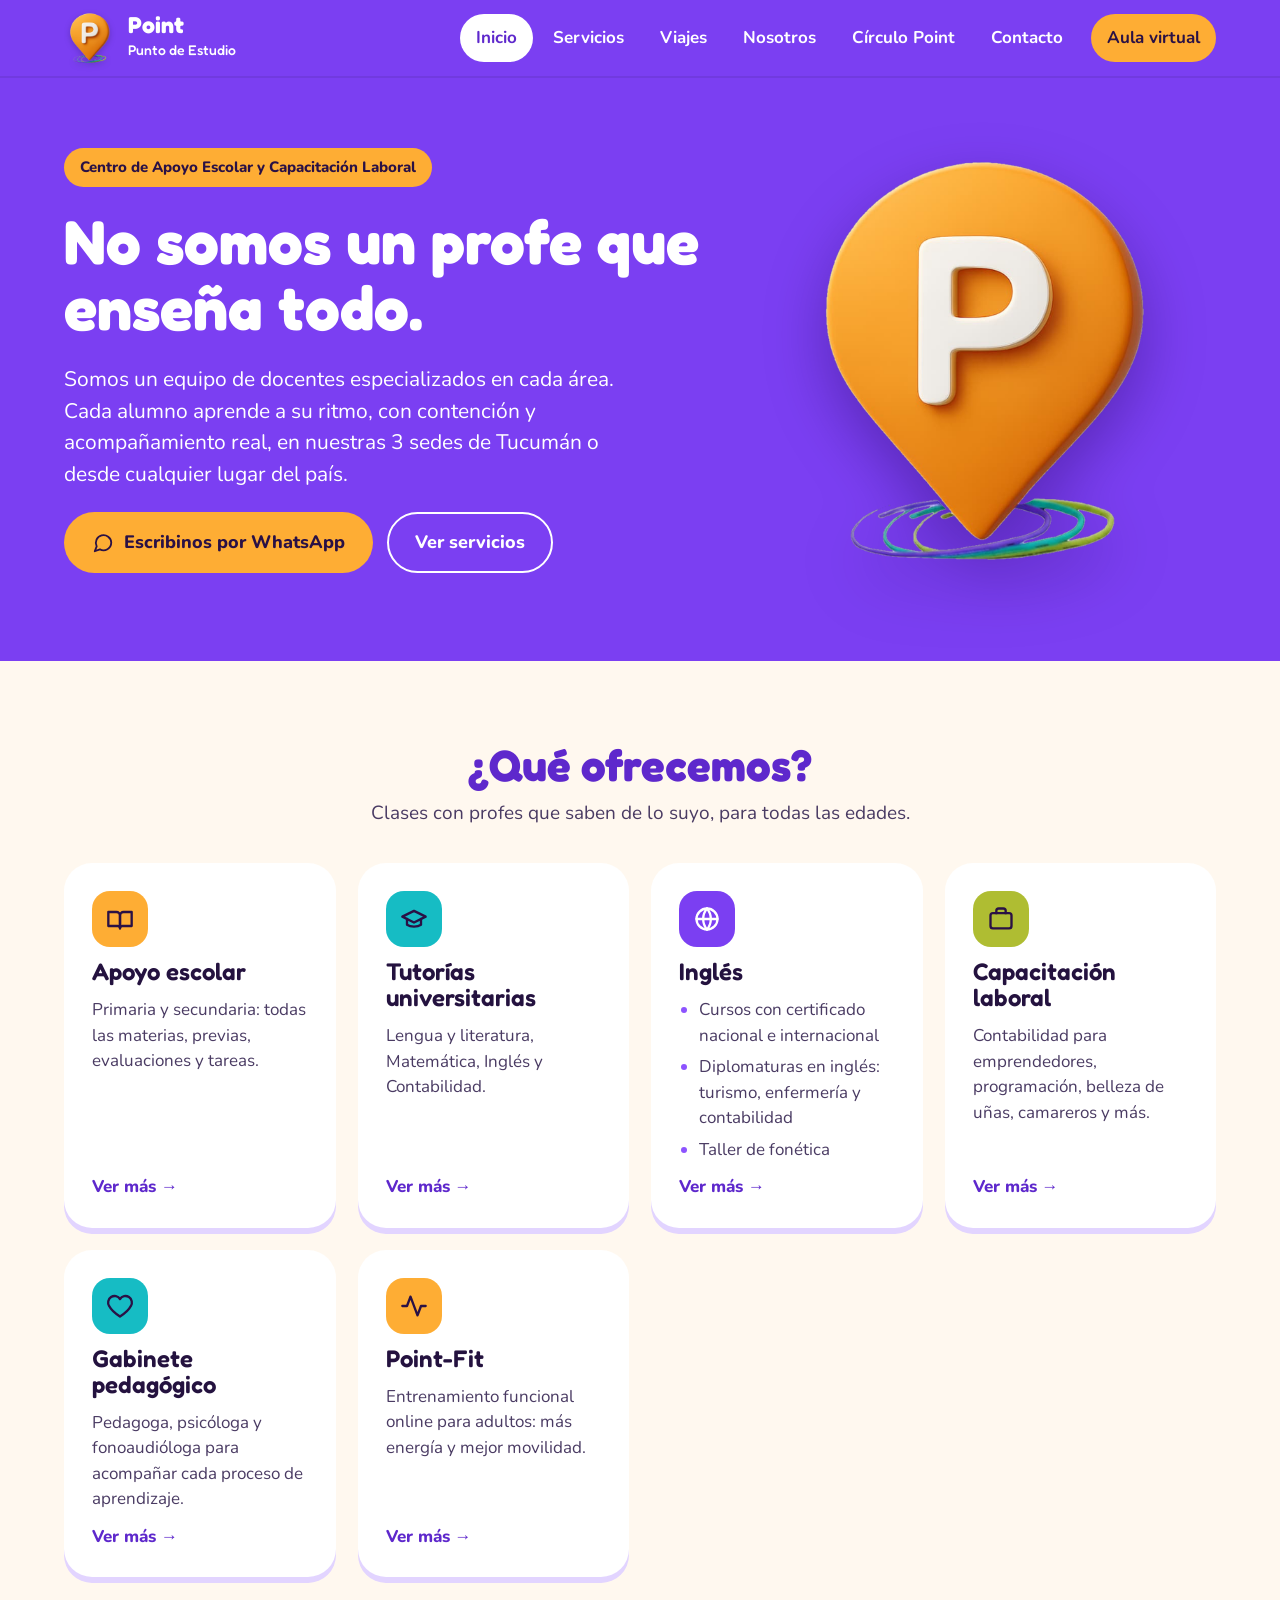
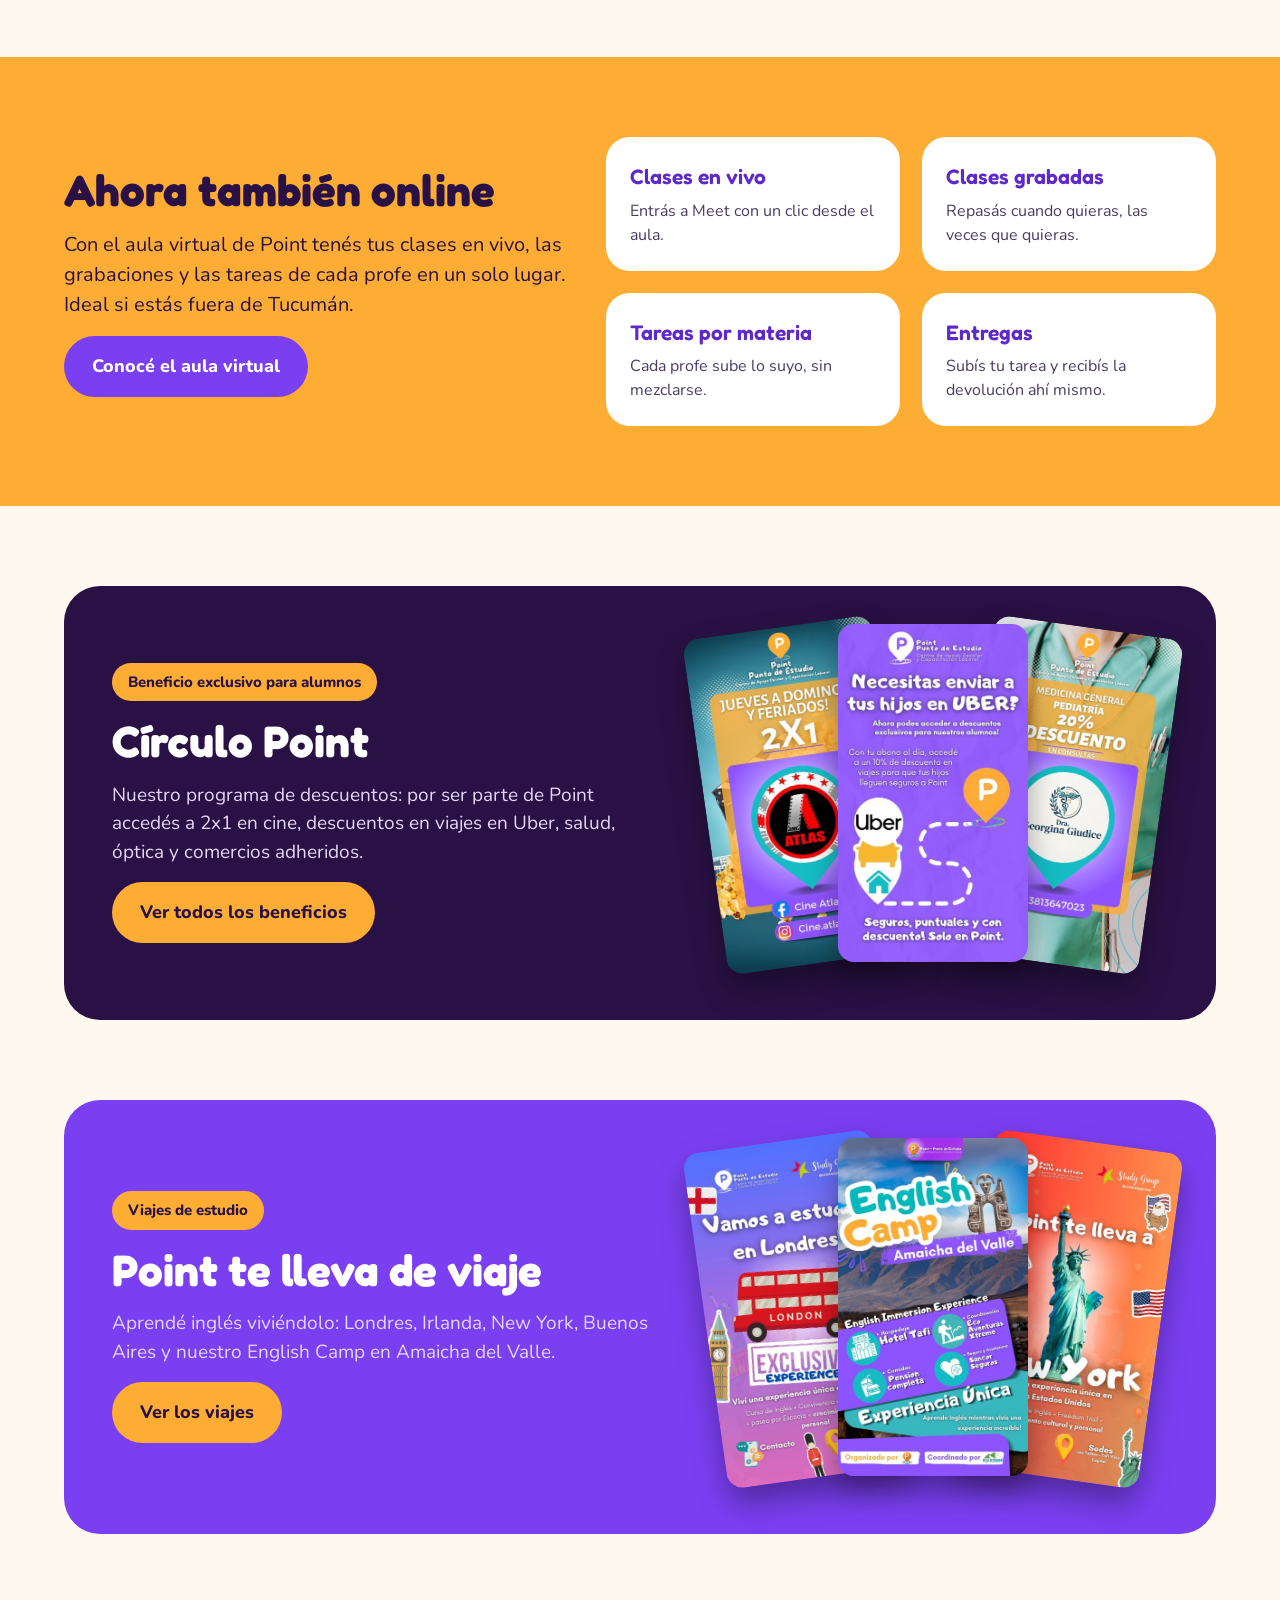
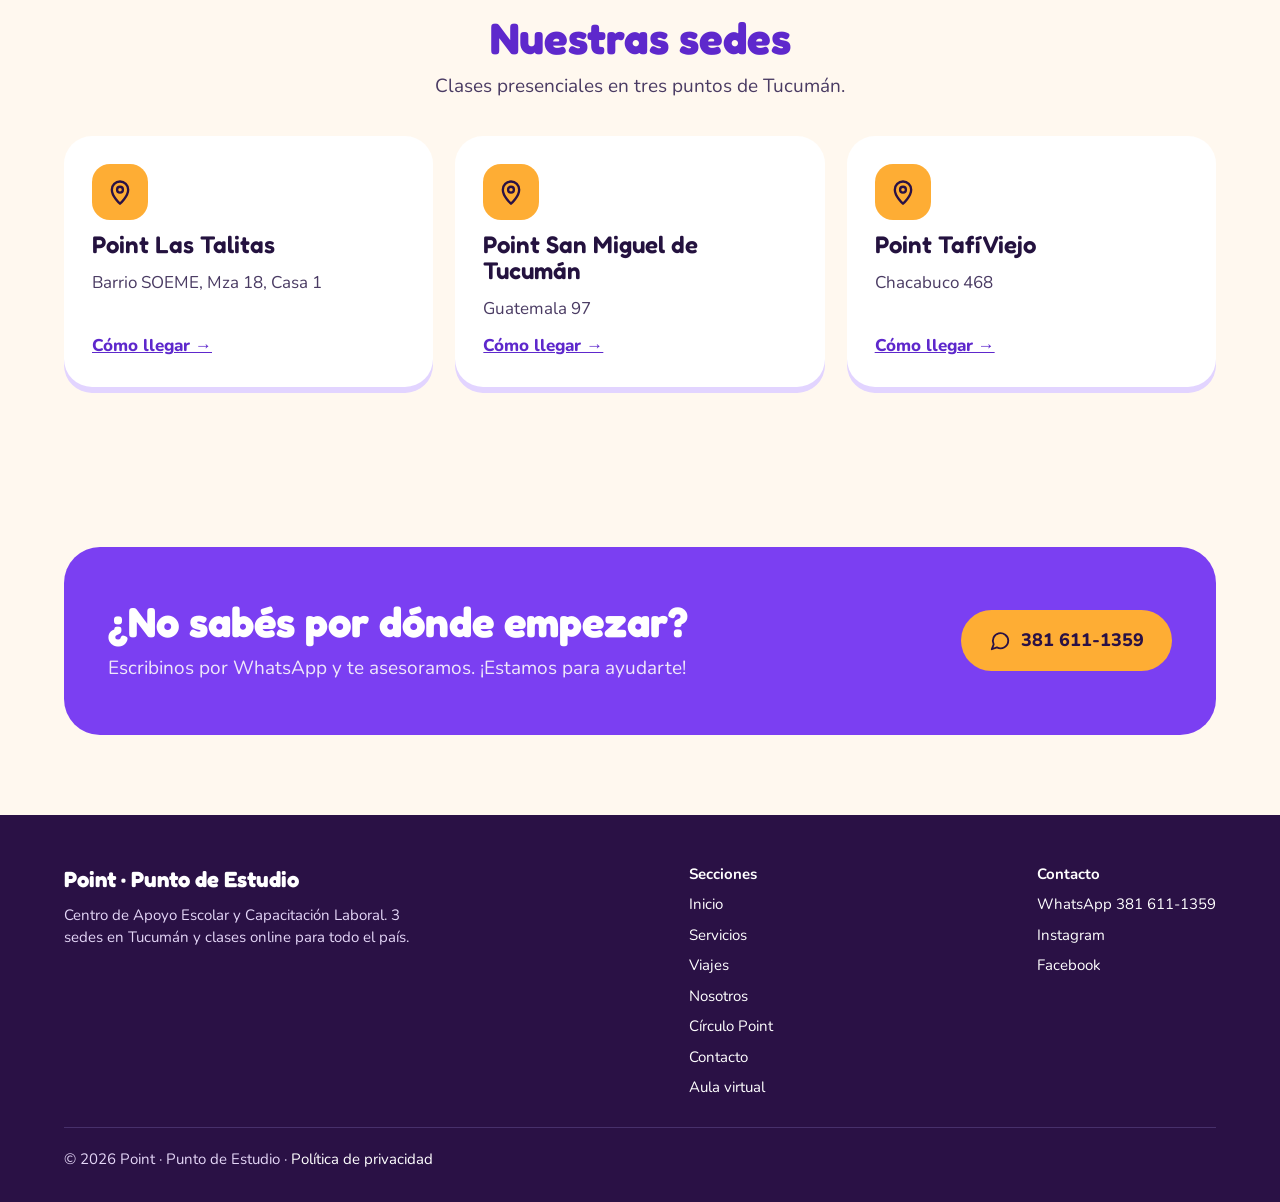
<file: index.html>
<!doctype html>
<html lang="es">
<head>
<meta charset="utf-8">
<meta name="viewport" content="width=device-width, initial-scale=1">

<title>Point · Punto de Estudio — Apoyo Escolar y Capacitación Laboral</title>
<meta name="description" content="Centro de Apoyo Escolar y Capacitación Laboral en Tucumán. Docentes especializados por materia, presencial y online.">
<link rel="canonical" href="https://pointpde.com/">
<meta name="theme-color" content="#7B3FF2">
<link rel="icon" type="image/png" href="/favicon.png">
<link rel="apple-touch-icon" href="/logo.png">
<meta property="og:type" content="website">
<meta property="og:locale" content="es_AR">
<meta property="og:site_name" content="Point · Punto de Estudio">
<meta property="og:title" content="Point · Punto de Estudio — Apoyo Escolar y Capacitación Laboral">
<meta property="og:description" content="Centro de Apoyo Escolar y Capacitación Laboral en Tucumán. Docentes especializados por materia, presencial y online.">
<meta property="og:url" content="https://pointpde.com/">
<meta property="og:image" content="https://pointpde.com/logo.png">
<meta name="twitter:card" content="summary">
<link rel="preconnect" href="https://fonts.googleapis.com">
<link rel="preconnect" href="https://fonts.gstatic.com" crossorigin>
<link href="https://fonts.googleapis.com/css2?family=Fredoka:wght@500;600;700&family=Nunito:wght@400;600;700;800&display=swap" rel="stylesheet">
<link rel="stylesheet" href="styles.css">
</head>
<body>
<header class="header">
  <div class="wrap">
    <a class="brand" href="index.html"><img src="logo.png" alt="Logo de Point"><span><b>Point</b><small>Punto de Estudio</small></span></a>
    <button class="burger" type="button" aria-label="Abrir menú" aria-expanded="false" aria-controls="menu"><svg aria-hidden="true" width="26" height="26" viewBox="0 0 24 24" fill="none" stroke="currentColor" stroke-width="2" stroke-linecap="round" stroke-linejoin="round"><path d="M4 7h16M4 12h16M4 17h16"/></svg></button>
    <nav class="menu" id="menu" aria-label="Principal"><a href="index.html" class="activo" aria-current="page">Inicio</a><a href="servicios.html">Servicios</a><a href="viajes.html">Viajes</a><a href="nosotros.html">Nosotros</a><a href="circulo.html">Círculo Point</a><a href="contacto.html">Contacto</a><a class="btn-aula" href="aula/">Aula virtual</a></nav>
  </div>
</header>
<main>
<section class="hero"><div class="wrap">
  <div class="texto">
    <span class="chip">Centro de Apoyo Escolar y Capacitación Laboral</span>
    <h1>No somos un profe que enseña todo.</h1>
    <p>Somos un equipo de docentes especializados en cada área. Cada alumno aprende a su ritmo, con contención y acompañamiento real, en nuestras 3 sedes de Tucumán o desde cualquier lugar del país.</p>
    <div class="acciones">
      <a class="btn btn-naranja" href="https://wa.me/5493816111359"><svg aria-hidden="true" width="22" height="22" viewBox="0 0 24 24" fill="none" stroke="currentColor" stroke-width="2" stroke-linecap="round" stroke-linejoin="round"><path d="M21 11.5a8.4 8.4 0 0 1-12.4 7.4L3 21l2.1-5.4A8.4 8.4 0 1 1 21 11.5z"/></svg> Escribinos por WhatsApp</a>
      <a class="btn btn-borde" href="servicios.html">Ver servicios</a>
    </div>
  </div>
  <div class="foto"><img src="logo.png" alt="Point Punto de Estudio"></div>
</div></section>

<section class="seccion"><div class="wrap">
  <div class="titulo centro"><h2>¿Qué ofrecemos?</h2><p>Clases con profes que saben de lo suyo, para todas las edades.</p></div>
  <div class="grid"><a class="card" href="servicios.html#escolar"><div class="icono i-naranja"><svg aria-hidden="true" width="28" height="28" viewBox="0 0 24 24" fill="none" stroke="currentColor" stroke-width="2" stroke-linecap="round" stroke-linejoin="round"><path d="M2 6h7a3 3 0 0 1 3 3v11a2 2 0 0 0-2-2H2z"/><path d="M22 6h-7a3 3 0 0 0-3 3v11a2 2 0 0 1 2-2h8z"/></svg></div><h3>Apoyo escolar</h3><p>Primaria y secundaria: todas las materias, previas, evaluaciones y tareas.</p><span class="mas">Ver más →</span></a><a class="card" href="servicios.html#universitario"><div class="icono i-turquesa"><svg aria-hidden="true" width="28" height="28" viewBox="0 0 24 24" fill="none" stroke="currentColor" stroke-width="2" stroke-linecap="round" stroke-linejoin="round"><path d="M22 10 12 5 2 10l10 5z"/><path d="M6 12v5c3 2 9 2 12 0v-5"/></svg></div><h3>Tutorías universitarias</h3><p>Lengua y literatura, Matemática, Inglés y Contabilidad.</p><span class="mas">Ver más →</span></a><a class="card" href="servicios.html#ingles"><div class="icono i-violeta"><svg aria-hidden="true" width="28" height="28" viewBox="0 0 24 24" fill="none" stroke="currentColor" stroke-width="2" stroke-linecap="round" stroke-linejoin="round"><circle cx="12" cy="12" r="9"/><path d="M3 12h18"/><path d="M12 3a14 14 0 0 1 0 18"/><path d="M12 3a14 14 0 0 0 0 18"/></svg></div><h3>Inglés</h3><ul class="lista"><li>Cursos con certificado nacional e internacional</li><li>Diplomaturas en inglés: turismo, enfermería y contabilidad</li><li>Taller de fonética</li></ul><span class="mas">Ver más →</span></a><a class="card" href="servicios.html#adultos"><div class="icono i-verde"><svg aria-hidden="true" width="28" height="28" viewBox="0 0 24 24" fill="none" stroke="currentColor" stroke-width="2" stroke-linecap="round" stroke-linejoin="round"><rect x="3" y="7" width="18" height="13" rx="2"/><path d="M8 7V5a2 2 0 0 1 2-2h4a2 2 0 0 1 2 2v2"/></svg></div><h3>Capacitación laboral</h3><p>Contabilidad para emprendedores, programación, belleza de uñas, camareros y más.</p><span class="mas">Ver más →</span></a><a class="card" href="servicios.html#gabinete"><div class="icono i-turquesa"><svg aria-hidden="true" width="28" height="28" viewBox="0 0 24 24" fill="none" stroke="currentColor" stroke-width="2" stroke-linecap="round" stroke-linejoin="round"><path d="M12 21s-7-4.5-9.3-9A5.3 5.3 0 0 1 12 6a5.3 5.3 0 0 1 9.3 6c-2.3 4.5-9.3 9-9.3 9z"/></svg></div><h3>Gabinete pedagógico</h3><p>Pedagoga, psicóloga y fonoaudióloga para acompañar cada proceso de aprendizaje.</p><span class="mas">Ver más →</span></a><a class="card" href="servicios.html#pointfit"><div class="icono i-naranja"><svg aria-hidden="true" width="28" height="28" viewBox="0 0 24 24" fill="none" stroke="currentColor" stroke-width="2" stroke-linecap="round" stroke-linejoin="round"><path d="M22 12h-4l-3 8L9 4l-3 8H2"/></svg></div><h3>Point-Fit</h3><p>Entrenamiento funcional online para adultos: más energía y mejor movilidad.</p><span class="mas">Ver más →</span></a></div>
</div></section>

<section class="seccion banda"><div class="wrap">
  <div class="lado">
    <h2>Ahora también online</h2>
    <p style="font-size:20px">Con el aula virtual de Point tenés tus clases en vivo, las grabaciones y las tareas de cada profe en un solo lugar. Ideal si estás fuera de Tucumán.</p>
    <div class="acciones"><a class="btn btn-violeta" href="aula.html">Conocé el aula virtual</a></div>
  </div>
  <div class="grid">
    <div class="mini"><b>Clases en vivo</b><span>Entrás a Meet con un clic desde el aula.</span></div>
    <div class="mini"><b>Clases grabadas</b><span>Repasás cuando quieras, las veces que quieras.</span></div>
    <div class="mini"><b>Tareas por materia</b><span>Cada profe sube lo suyo, sin mezclarse.</span></div>
    <div class="mini"><b>Entregas</b><span>Subís tu tarea y recibís la devolución ahí mismo.</span></div>
  </div>
</div></section>
<section class="seccion"><div class="wrap">
  <div class="circulo">
    <div class="lado">
      <span class="chip">Beneficio exclusivo para alumnos</span>
      <h2>Círculo Point</h2>
      <p>Nuestro programa de descuentos: por ser parte de Point accedés a 2x1 en cine, descuentos en viajes en Uber, salud, óptica y comercios adheridos.</p>
      <div class="acciones"><a class="btn btn-naranja" href="circulo.html">Ver todos los beneficios</a></div>
    </div>
    <a class="abanico" href="circulo.html" aria-label="Ver los beneficios de Círculo Point"><img src="circulo/cine-atlas-mini.jpg" alt="" width="420" height="747"><img src="circulo/uber-mini.jpg" alt="" width="420" height="747"><img src="circulo/dra-giudice-mini.jpg" alt="" width="420" height="747"></a>
  </div>
</div></section>
<section class="seccion" style="padding-top:0"><div class="wrap">
  <div class="circulo viajes-home">
    <div class="lado">
      <span class="chip">Viajes de estudio</span>
      <h2>Point te lleva de viaje</h2>
      <p>Aprendé inglés viviéndolo: Londres, Irlanda, New York, Buenos Aires y nuestro English Camp en Amaicha del Valle.</p>
      <div class="acciones"><a class="btn btn-naranja" href="viajes.html">Ver los viajes</a></div>
    </div>
    <a class="abanico" href="viajes.html" aria-label="Ver los viajes de estudio"><img src="viajes/londres-mini.jpg" alt="" width="420" height="747"><img src="viajes/amaicha-mini.jpg" alt="" width="420" height="747"><img src="viajes/nueva-york-mini.jpg" alt="" width="420" height="747"></a>
  </div>
</div></section>
<section class="seccion" style="padding-top:0"><div class="wrap">
  <div class="titulo centro"><h2>Nuestras sedes</h2><p>Clases presenciales en tres puntos de Tucumán.</p></div>
  <div class="grid"><div class="card"><div class="icono i-naranja"><svg aria-hidden="true" width="28" height="28" viewBox="0 0 24 24" fill="none" stroke="currentColor" stroke-width="2" stroke-linecap="round" stroke-linejoin="round"><path d="M12 22s7-6.2 7-12a7 7 0 0 0-14 0c0 5.8 7 12 7 12z"/><circle cx="12" cy="10" r="2.5"/></svg></div><h3>Point Las Talitas</h3><p>Barrio SOEME, Mza 18, Casa 1</p><a class="mas" href="https://maps.app.goo.gl/w6DBD1nTL85X4Jgk9" target="_blank" rel="noopener">Cómo llegar →</a></div><div class="card"><div class="icono i-naranja"><svg aria-hidden="true" width="28" height="28" viewBox="0 0 24 24" fill="none" stroke="currentColor" stroke-width="2" stroke-linecap="round" stroke-linejoin="round"><path d="M12 22s7-6.2 7-12a7 7 0 0 0-14 0c0 5.8 7 12 7 12z"/><circle cx="12" cy="10" r="2.5"/></svg></div><h3>Point San Miguel de Tucumán</h3><p>Guatemala 97</p><a class="mas" href="https://www.google.com/maps/search/?api=1&query=Guatemala%2097%2C%20San%20Miguel%20de%20Tucum%C3%A1n" target="_blank" rel="noopener">Cómo llegar →</a></div><div class="card"><div class="icono i-naranja"><svg aria-hidden="true" width="28" height="28" viewBox="0 0 24 24" fill="none" stroke="currentColor" stroke-width="2" stroke-linecap="round" stroke-linejoin="round"><path d="M12 22s7-6.2 7-12a7 7 0 0 0-14 0c0 5.8 7 12 7 12z"/><circle cx="12" cy="10" r="2.5"/></svg></div><h3>Point Tafí Viejo</h3><p>Chacabuco 468</p><a class="mas" href="https://maps.app.goo.gl/cp3GAEoxcLqL2k2b9" target="_blank" rel="noopener">Cómo llegar →</a></div></div>
</div></section>
<section class="cta"><div class="wrap"><div class="caja">
  <div><h2>¿No sabés por dónde empezar?</h2><p>Escribinos por WhatsApp y te asesoramos. ¡Estamos para ayudarte!</p></div>
  <a class="btn btn-naranja" href="https://wa.me/5493816111359"><svg aria-hidden="true" width="22" height="22" viewBox="0 0 24 24" fill="none" stroke="currentColor" stroke-width="2" stroke-linecap="round" stroke-linejoin="round"><path d="M21 11.5a8.4 8.4 0 0 1-12.4 7.4L3 21l2.1-5.4A8.4 8.4 0 1 1 21 11.5z"/></svg> 381 611-1359</a>
</div></div></section>
</main>
<footer class="footer">
  <div class="wrap">
    <div class="cols">
      <div style="max-width:360px;display:flex;flex-direction:column;gap:8px">
        <b style="font-family:'Fredoka',sans-serif;font-size:22px">Point · Punto de Estudio</b>
        <span>Centro de Apoyo Escolar y Capacitación Laboral. 3 sedes en Tucumán y clases online para todo el país.</span>
      </div>
      <nav aria-label="Secciones"><b>Secciones</b><a href="index.html">Inicio</a><a href="servicios.html">Servicios</a><a href="viajes.html">Viajes</a><a href="nosotros.html">Nosotros</a><a href="circulo.html">Círculo Point</a><a href="contacto.html">Contacto</a><a href="aula.html">Aula virtual</a></nav>
      <nav aria-label="Contacto"><b>Contacto</b><a href="https://wa.me/5493816111359">WhatsApp 381 611-1359</a><a href="https://www.instagram.com/pointpuntodeestudio">Instagram</a><a href="https://www.facebook.com/point.puntodeestudio.5">Facebook</a></nav>
    </div>
    <div class="copy">© 2026 Point · Punto de Estudio · <a href="privacidad.html">Política de privacidad</a></div>
  </div>
</footer>
<script src="main.js"></script>
</body>
</html>
</file>
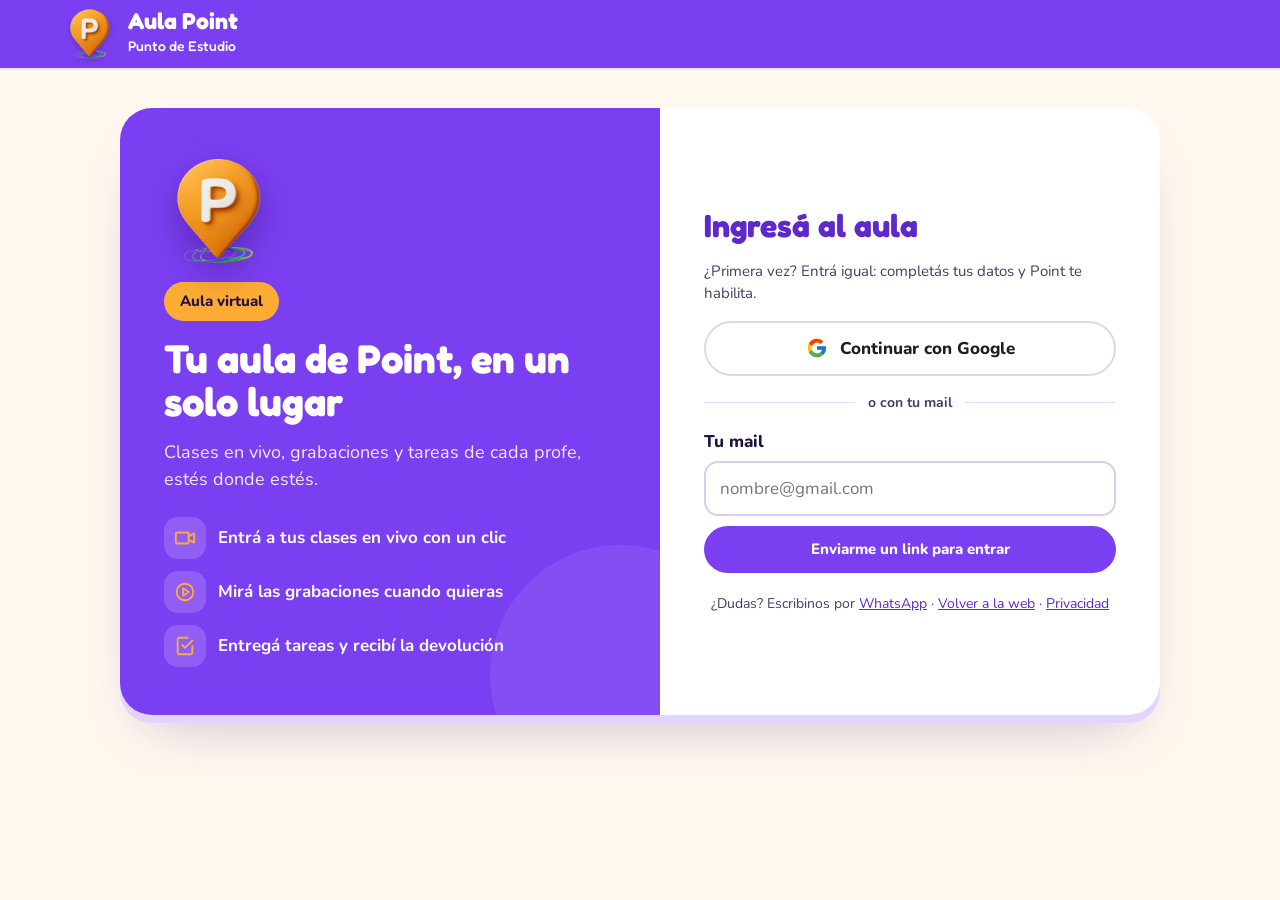
<file: aula/index.html>
<!doctype html>
<html lang="es">
<head>
<meta charset="utf-8">
<meta name="viewport" content="width=device-width, initial-scale=1">
<title>Aula virtual · Point Punto de Estudio</title>
<meta name="description" content="Aula virtual de Point: clases en vivo, grabaciones y tareas.">
<meta name="robots" content="noindex">
<meta name="theme-color" content="#7B3FF2">
<link rel="icon" type="image/png" href="/favicon.png">
<link rel="preconnect" href="https://fonts.googleapis.com">
<link rel="preconnect" href="https://fonts.gstatic.com" crossorigin>
<link href="https://fonts.googleapis.com/css2?family=Fredoka:wght@500;600;700&family=Nunito:wght@400;600;700;800&display=swap" rel="stylesheet">
<link rel="stylesheet" href="/styles.css">
<link rel="stylesheet" href="aula.css">
</head>
<body class="aula">
<header class="header">
  <div class="wrap">
    <a class="brand" href="/"><img src="/logo.png" alt="Point"><span><b>Aula Point</b><small>Punto de Estudio</small></span></a>
    <div class="usuario" id="usuario" hidden>
      <span id="usuario-nombre"></span>
      <span class="rol" id="usuario-rol"></span>
      <button class="btn-salir" type="button" id="btn-salir">Salir</button>
    </div>
  </div>
</header>
<nav class="tabs-aula" id="nav" aria-label="Secciones del aula" hidden><div class="wrap" id="nav-links"></div></nav>
<main id="app" class="wrap app-main" tabindex="-1">
  <div class="cargando" role="status">Cargando…</div>
</main>
<div class="aviso-flotante" id="toast" role="status" aria-live="polite" hidden></div>
<script type="module" src="app.js"></script>
</body>
</html>
</file>
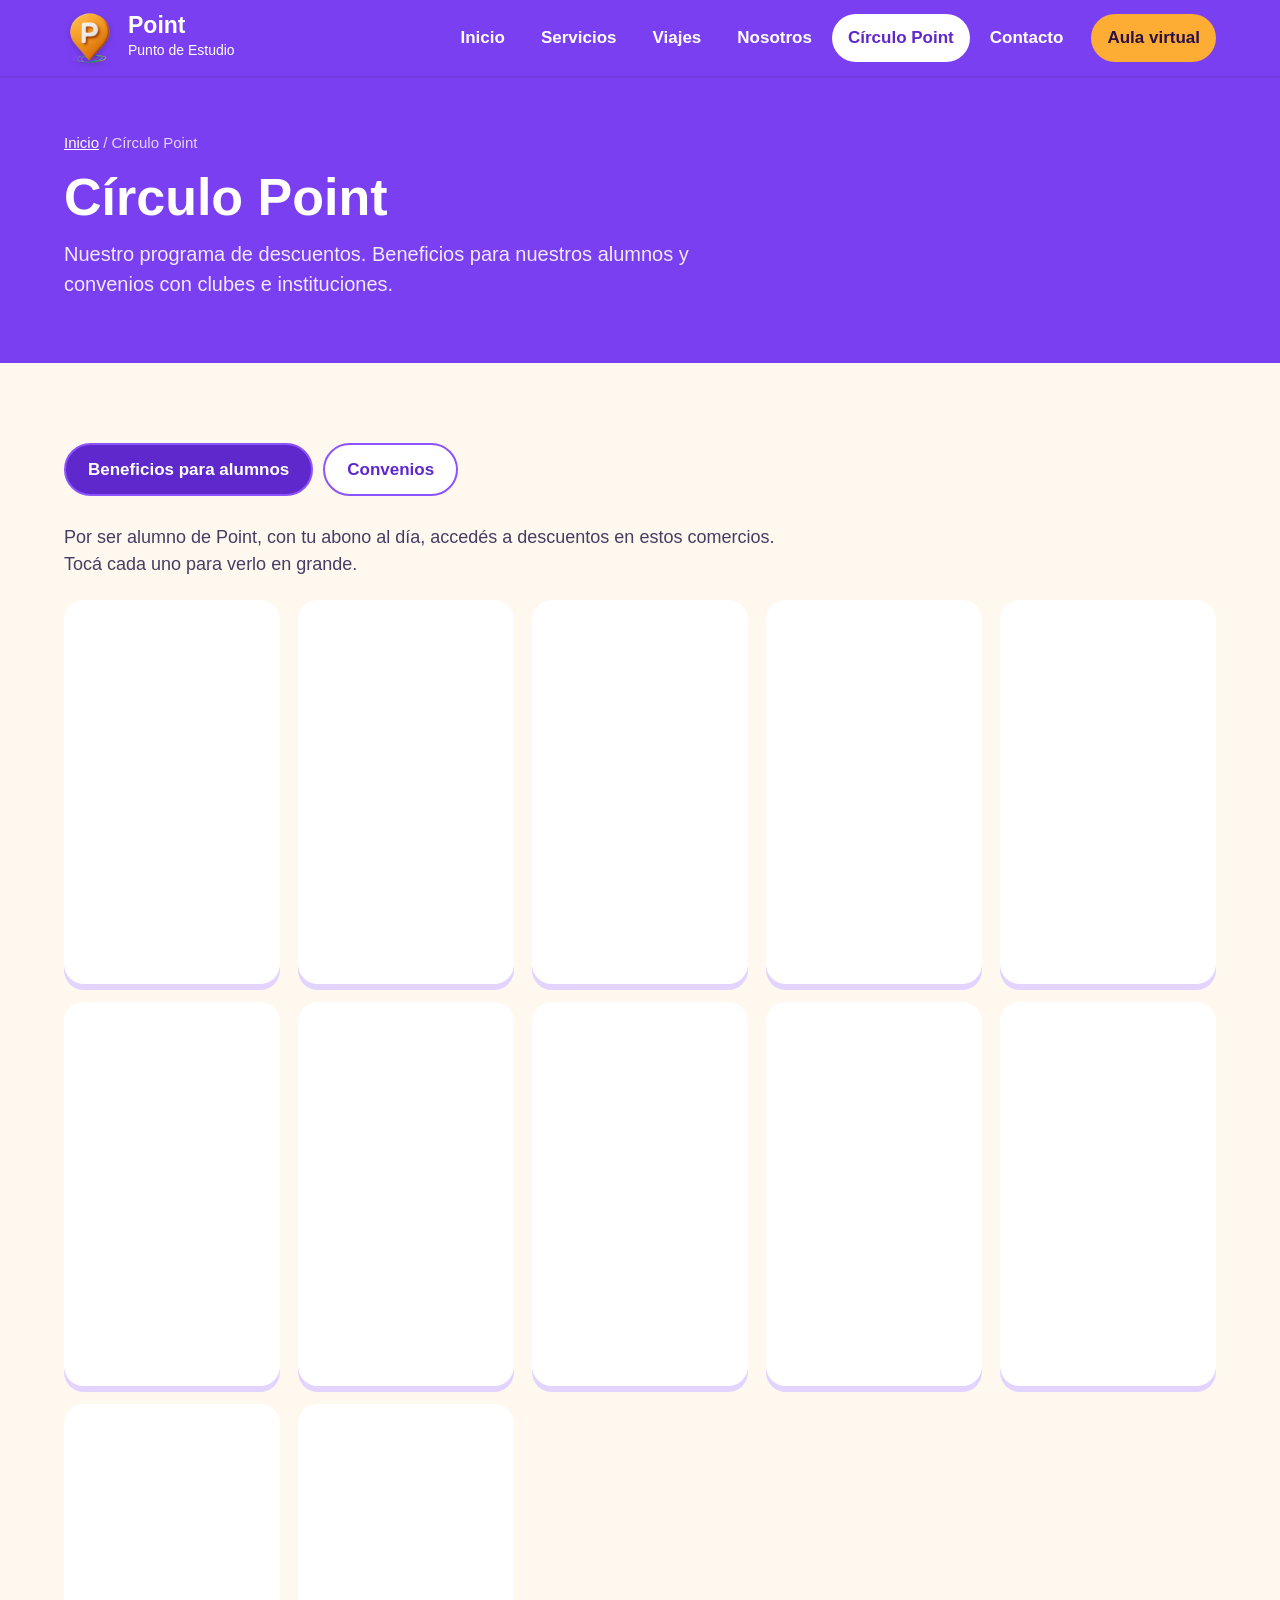
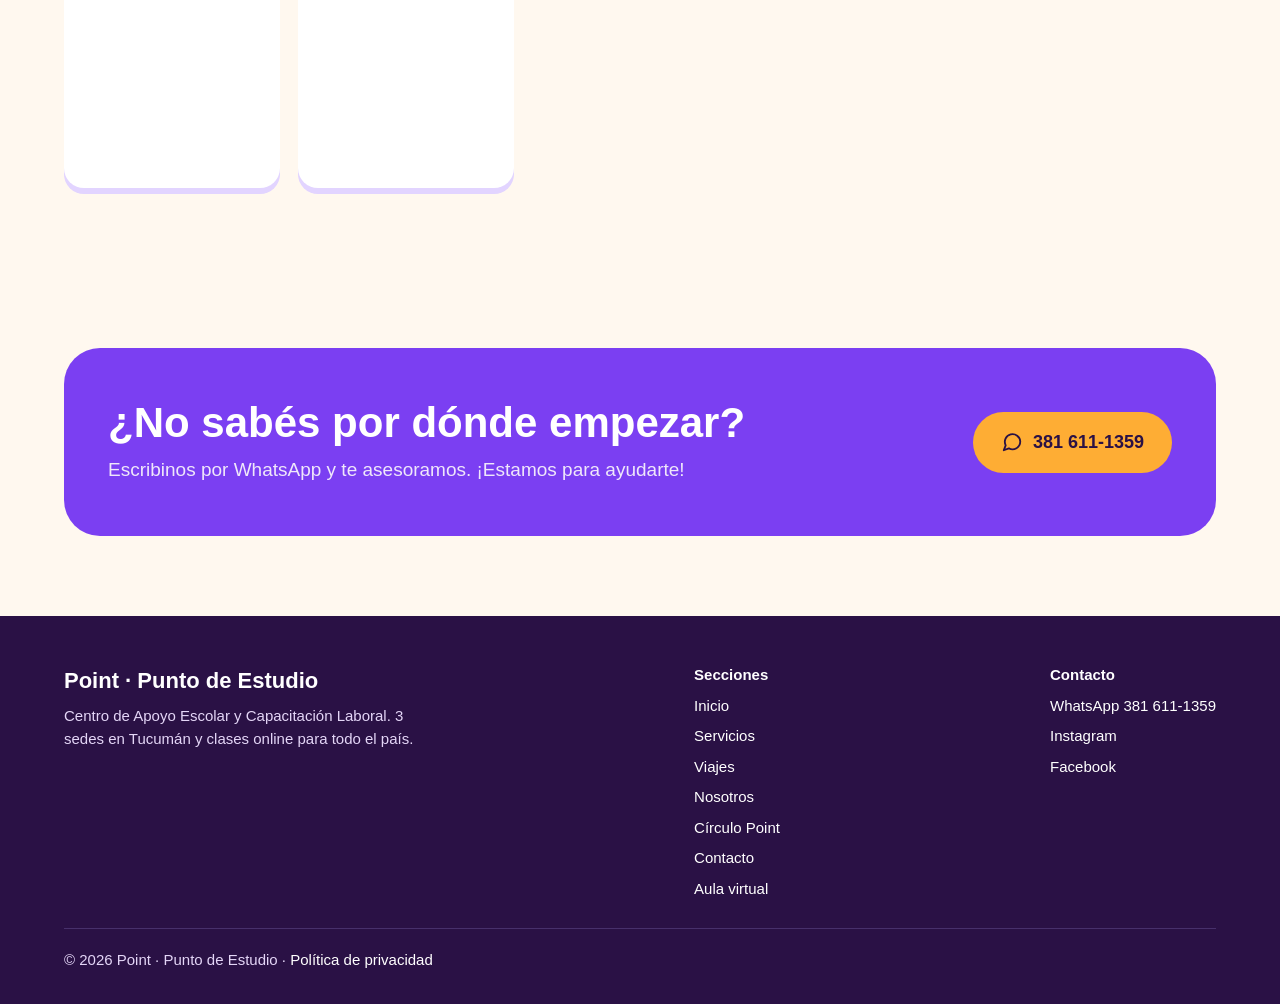
<file: circulo-point/index.html>
<!doctype html>
<html lang="es"><head><meta charset="utf-8"><title>Point</title>
<meta name="robots" content="noindex"><link rel="canonical" href="https://pointpde.com/circulo.html">
<meta http-equiv="refresh" content="0; url=/circulo.html"></head>
<body><a href="/circulo.html">Ir a circulo.html</a></body></html>
</file>
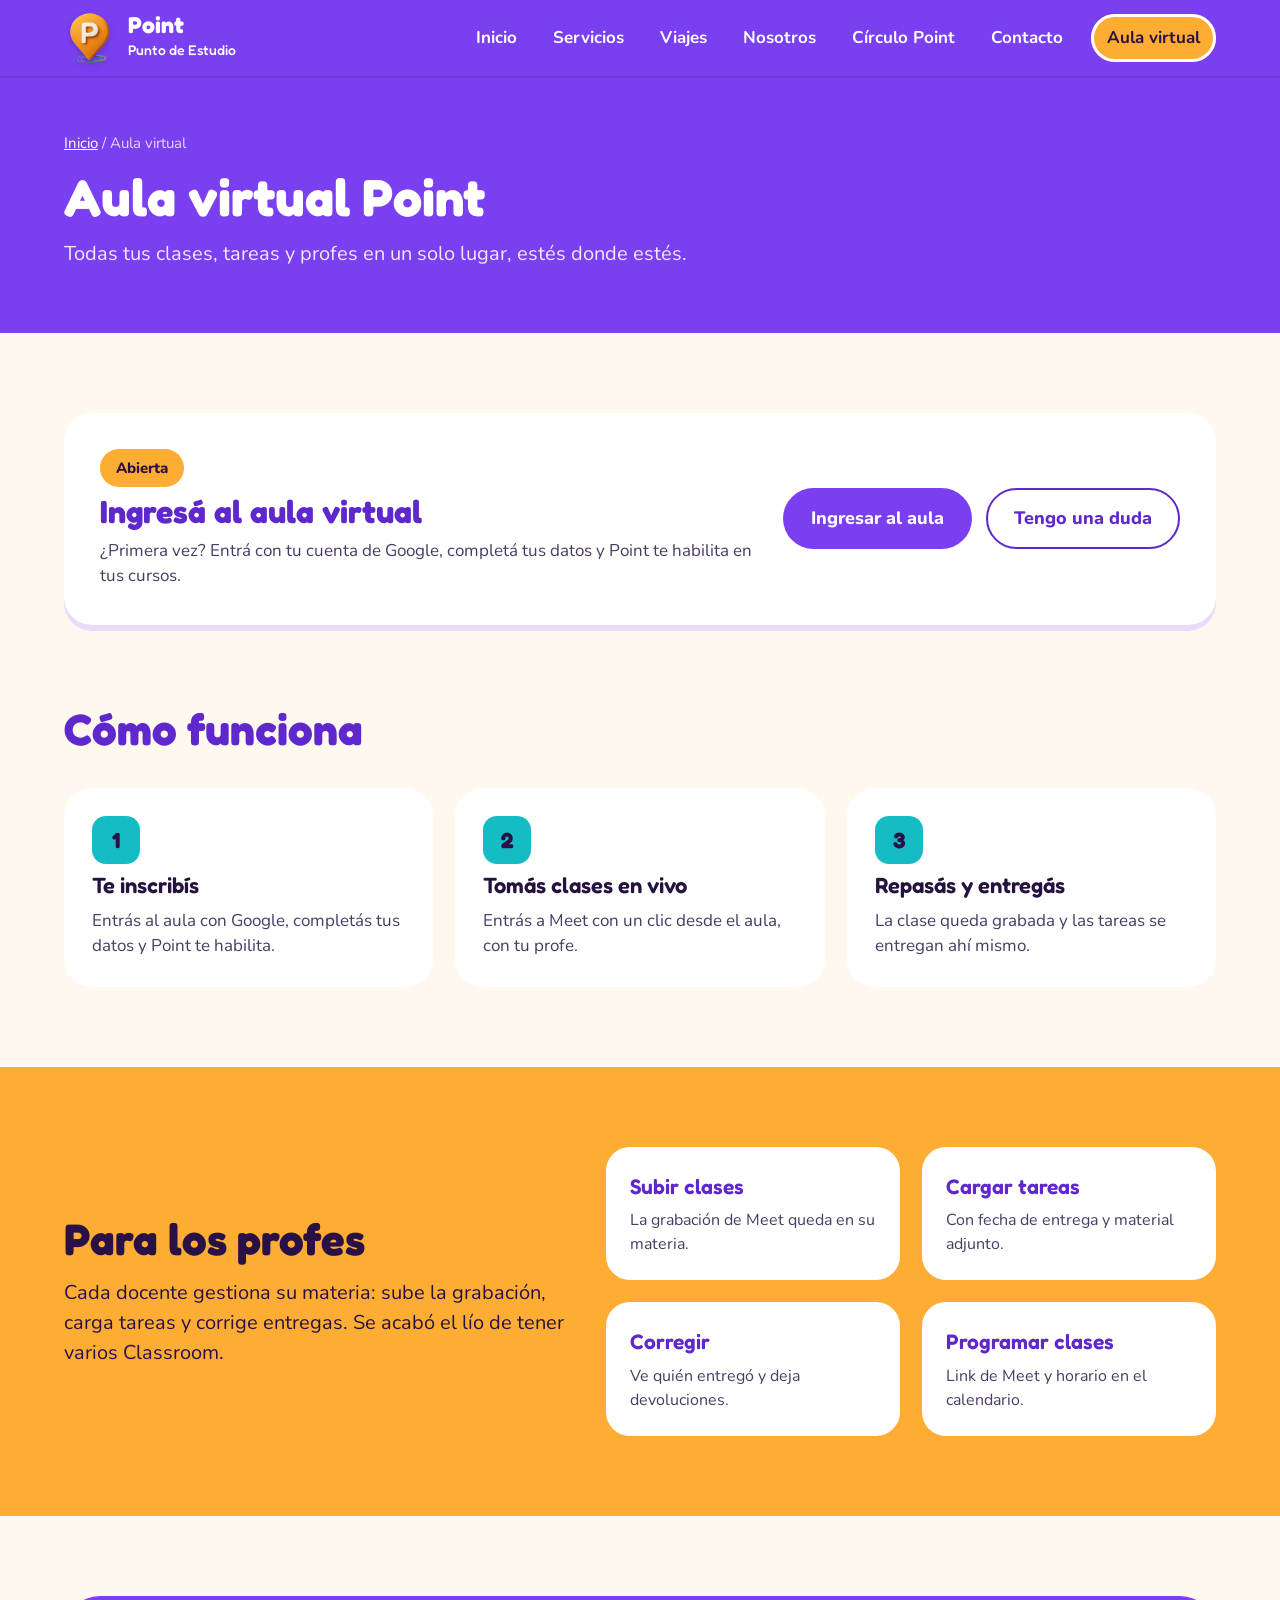
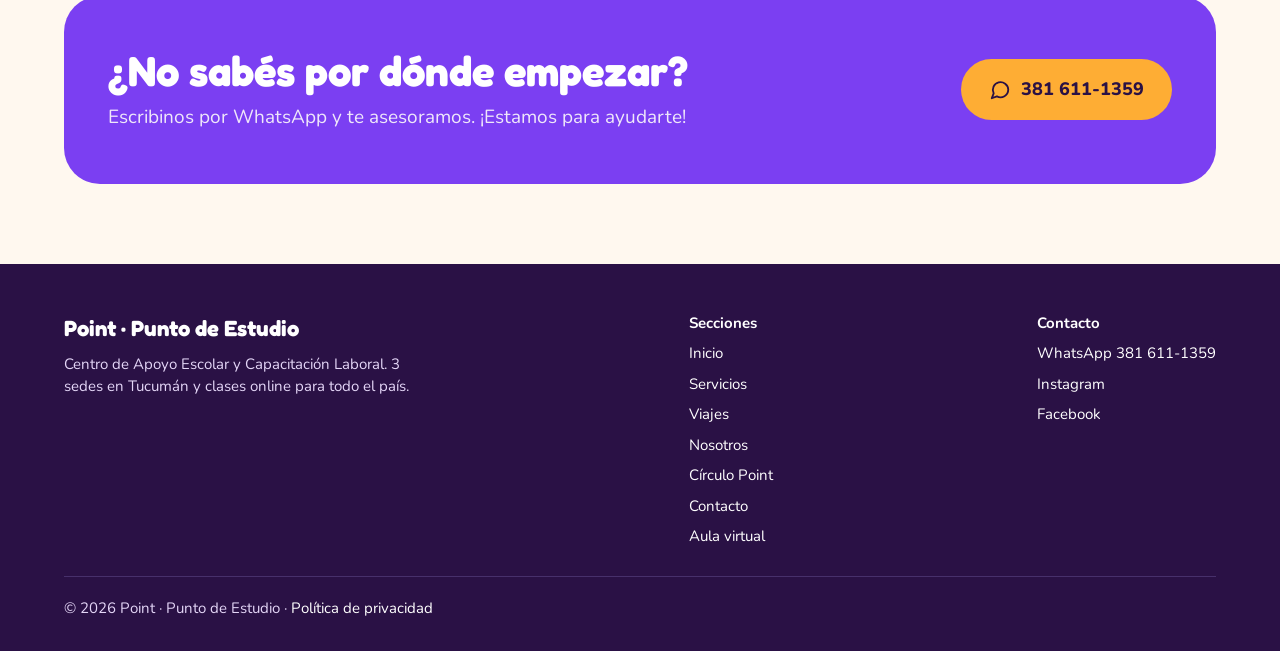
<file: aula.html>
<!doctype html>
<html lang="es">
<head>
<meta charset="utf-8">
<meta name="viewport" content="width=device-width, initial-scale=1">

<title>Aula virtual · Point Punto de Estudio</title>
<meta name="description" content="Clases en vivo, grabaciones y tareas en un solo lugar.">
<link rel="canonical" href="https://pointpde.com/aula.html">
<meta name="theme-color" content="#7B3FF2">
<link rel="icon" type="image/png" href="/favicon.png">
<link rel="apple-touch-icon" href="/logo.png">
<meta property="og:type" content="website">
<meta property="og:locale" content="es_AR">
<meta property="og:site_name" content="Point · Punto de Estudio">
<meta property="og:title" content="Aula virtual · Point Punto de Estudio">
<meta property="og:description" content="Clases en vivo, grabaciones y tareas en un solo lugar.">
<meta property="og:url" content="https://pointpde.com/aula.html">
<meta property="og:image" content="https://pointpde.com/logo.png">
<meta name="twitter:card" content="summary">
<link rel="preconnect" href="https://fonts.googleapis.com">
<link rel="preconnect" href="https://fonts.gstatic.com" crossorigin>
<link href="https://fonts.googleapis.com/css2?family=Fredoka:wght@500;600;700&family=Nunito:wght@400;600;700;800&display=swap" rel="stylesheet">
<link rel="stylesheet" href="styles.css">
</head>
<body>
<header class="header">
  <div class="wrap">
    <a class="brand" href="index.html"><img src="logo.png" alt="Logo de Point"><span><b>Point</b><small>Punto de Estudio</small></span></a>
    <button class="burger" type="button" aria-label="Abrir menú" aria-expanded="false" aria-controls="menu"><svg aria-hidden="true" width="26" height="26" viewBox="0 0 24 24" fill="none" stroke="currentColor" stroke-width="2" stroke-linecap="round" stroke-linejoin="round"><path d="M4 7h16M4 12h16M4 17h16"/></svg></button>
    <nav class="menu" id="menu" aria-label="Principal"><a href="index.html">Inicio</a><a href="servicios.html">Servicios</a><a href="viajes.html">Viajes</a><a href="nosotros.html">Nosotros</a><a href="circulo.html">Círculo Point</a><a href="contacto.html">Contacto</a><a class="btn-aula activo" href="aula/" aria-current="page">Aula virtual</a></nav>
  </div>
</header>
<main>
<section class="cabecera"><div class="wrap">
  <span class="migas"><a href="index.html">Inicio</a> / Aula virtual</span>
  <h1>Aula virtual Point</h1><p>Todas tus clases, tareas y profes en un solo lugar, estés donde estés.</p>
</div></section><section class="seccion"><div class="wrap">
  <div class="login" id="pantalla-login-info" style="max-width:none;flex-direction:row;flex-wrap:wrap;align-items:center;justify-content:space-between">
    <div style="display:flex;flex-direction:column;gap:8px;flex:1 1 360px"><span class="chip">Abierta</span><h2>Ingresá al aula virtual</h2><p style="color:var(--suave)">¿Primera vez? Entrá con tu cuenta de Google, completá tus datos y Point te habilita en tus cursos.</p></div>
    <div class="acciones"><a class="btn btn-violeta" href="aula/">Ingresar al aula</a><a class="btn btn-borde-v" href="https://wa.me/5493816111359?text=Hola%20Point%21%20Tengo%20una%20consulta%20sobre%20el%20aula%20virtual">Tengo una duda</a></div>
  </div>
</div></section>
<section class="seccion" style="padding-top:0"><div class="wrap">
  <div class="titulo"><h2>Cómo funciona</h2></div>
  <div class="pasos">
    <div class="paso"><span class="n">1</span><h3>Te inscribís</h3><p>Entrás al aula con Google, completás tus datos y Point te habilita.</p></div>
    <div class="paso"><span class="n">2</span><h3>Tomás clases en vivo</h3><p>Entrás a Meet con un clic desde el aula, con tu profe.</p></div>
    <div class="paso"><span class="n">3</span><h3>Repasás y entregás</h3><p>La clase queda grabada y las tareas se entregan ahí mismo.</p></div>
  </div>
</div></section>
<section class="seccion banda"><div class="wrap">
  <div class="lado"><h2>Para los profes</h2><p style="font-size:20px">Cada docente gestiona su materia: sube la grabación, carga tareas y corrige entregas. Se acabó el lío de tener varios Classroom.</p></div>
  <div class="grid">
    <div class="mini"><b>Subir clases</b><span>La grabación de Meet queda en su materia.</span></div>
    <div class="mini"><b>Cargar tareas</b><span>Con fecha de entrega y material adjunto.</span></div>
    <div class="mini"><b>Corregir</b><span>Ve quién entregó y deja devoluciones.</span></div>
    <div class="mini"><b>Programar clases</b><span>Link de Meet y horario en el calendario.</span></div>
  </div>
</div></section><section class="cta"><div class="wrap"><div class="caja">
  <div><h2>¿No sabés por dónde empezar?</h2><p>Escribinos por WhatsApp y te asesoramos. ¡Estamos para ayudarte!</p></div>
  <a class="btn btn-naranja" href="https://wa.me/5493816111359"><svg aria-hidden="true" width="22" height="22" viewBox="0 0 24 24" fill="none" stroke="currentColor" stroke-width="2" stroke-linecap="round" stroke-linejoin="round"><path d="M21 11.5a8.4 8.4 0 0 1-12.4 7.4L3 21l2.1-5.4A8.4 8.4 0 1 1 21 11.5z"/></svg> 381 611-1359</a>
</div></div></section>
</main>
<footer class="footer">
  <div class="wrap">
    <div class="cols">
      <div style="max-width:360px;display:flex;flex-direction:column;gap:8px">
        <b style="font-family:'Fredoka',sans-serif;font-size:22px">Point · Punto de Estudio</b>
        <span>Centro de Apoyo Escolar y Capacitación Laboral. 3 sedes en Tucumán y clases online para todo el país.</span>
      </div>
      <nav aria-label="Secciones"><b>Secciones</b><a href="index.html">Inicio</a><a href="servicios.html">Servicios</a><a href="viajes.html">Viajes</a><a href="nosotros.html">Nosotros</a><a href="circulo.html">Círculo Point</a><a href="contacto.html">Contacto</a><a href="aula.html">Aula virtual</a></nav>
      <nav aria-label="Contacto"><b>Contacto</b><a href="https://wa.me/5493816111359">WhatsApp 381 611-1359</a><a href="https://www.instagram.com/pointpuntodeestudio">Instagram</a><a href="https://www.facebook.com/point.puntodeestudio.5">Facebook</a></nav>
    </div>
    <div class="copy">© 2026 Point · Punto de Estudio · <a href="privacidad.html">Política de privacidad</a></div>
  </div>
</footer>
<script src="main.js"></script>
</body>
</html>
</file>
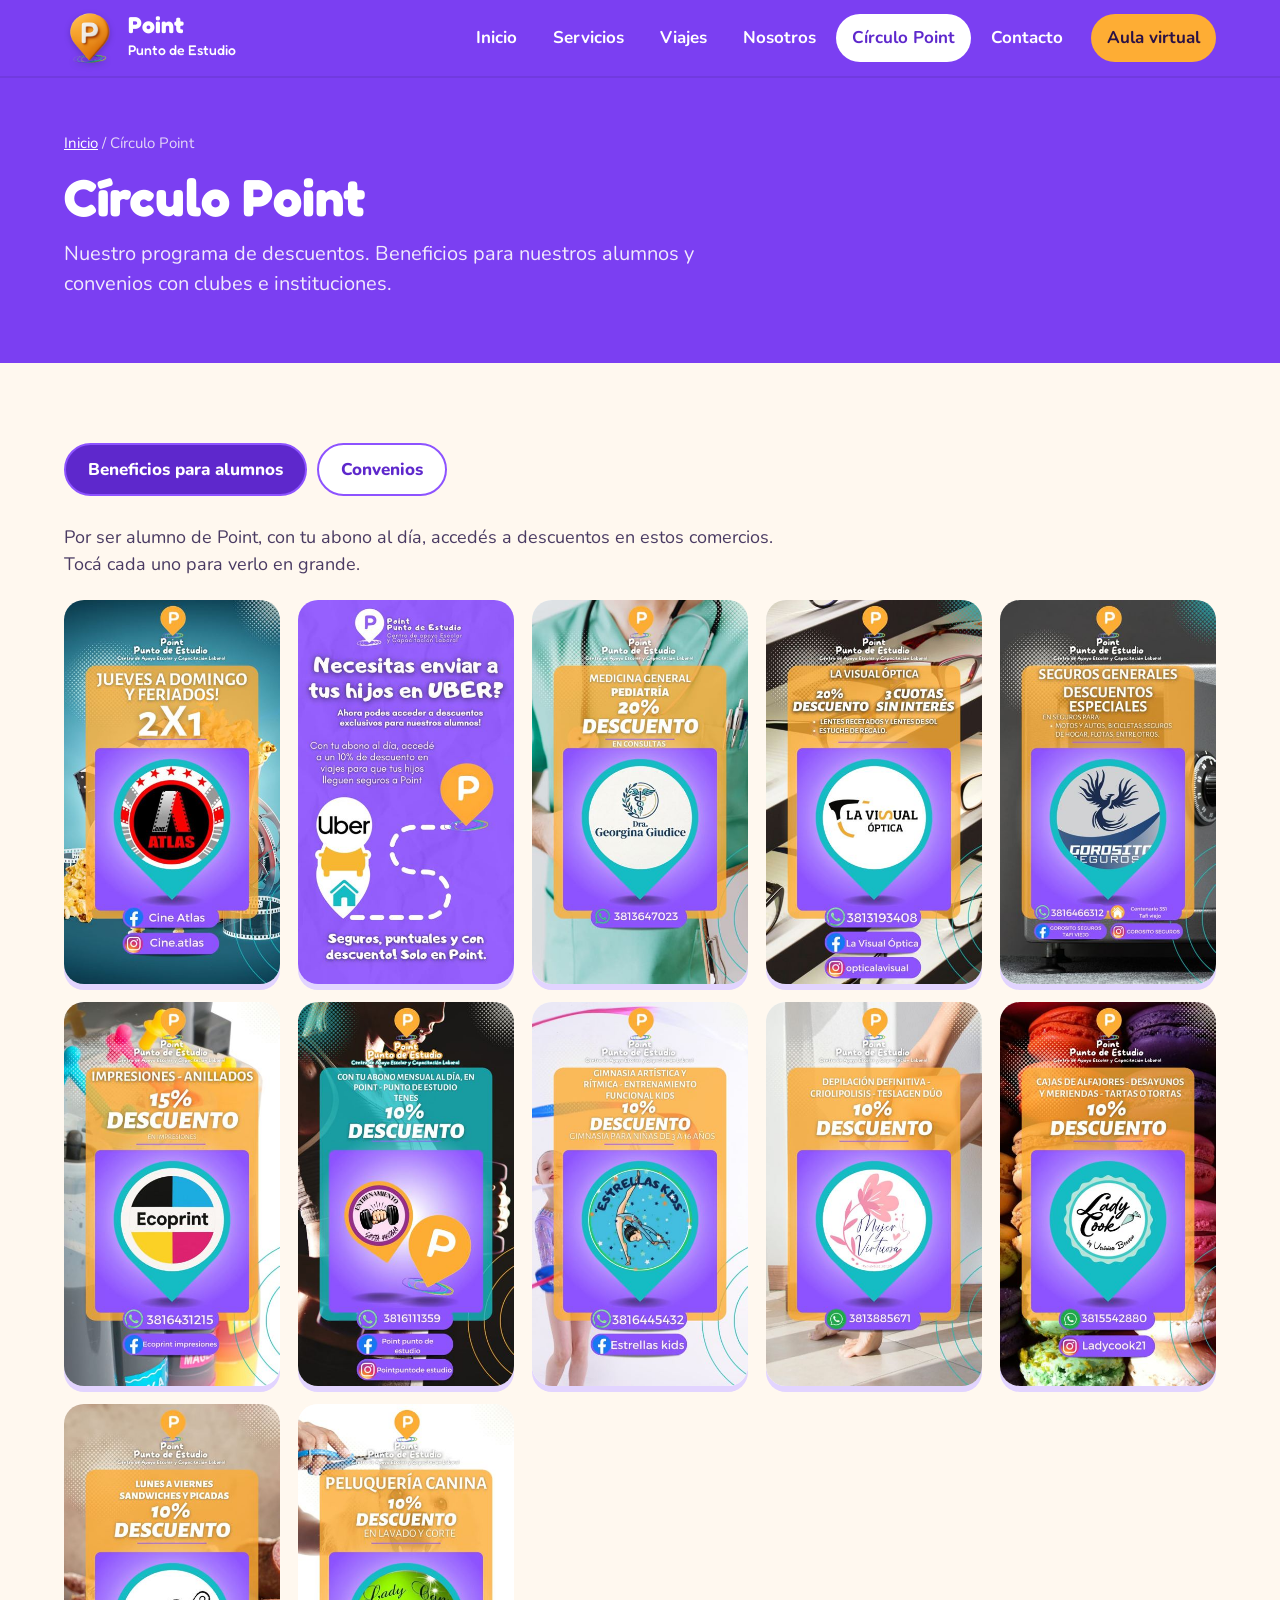
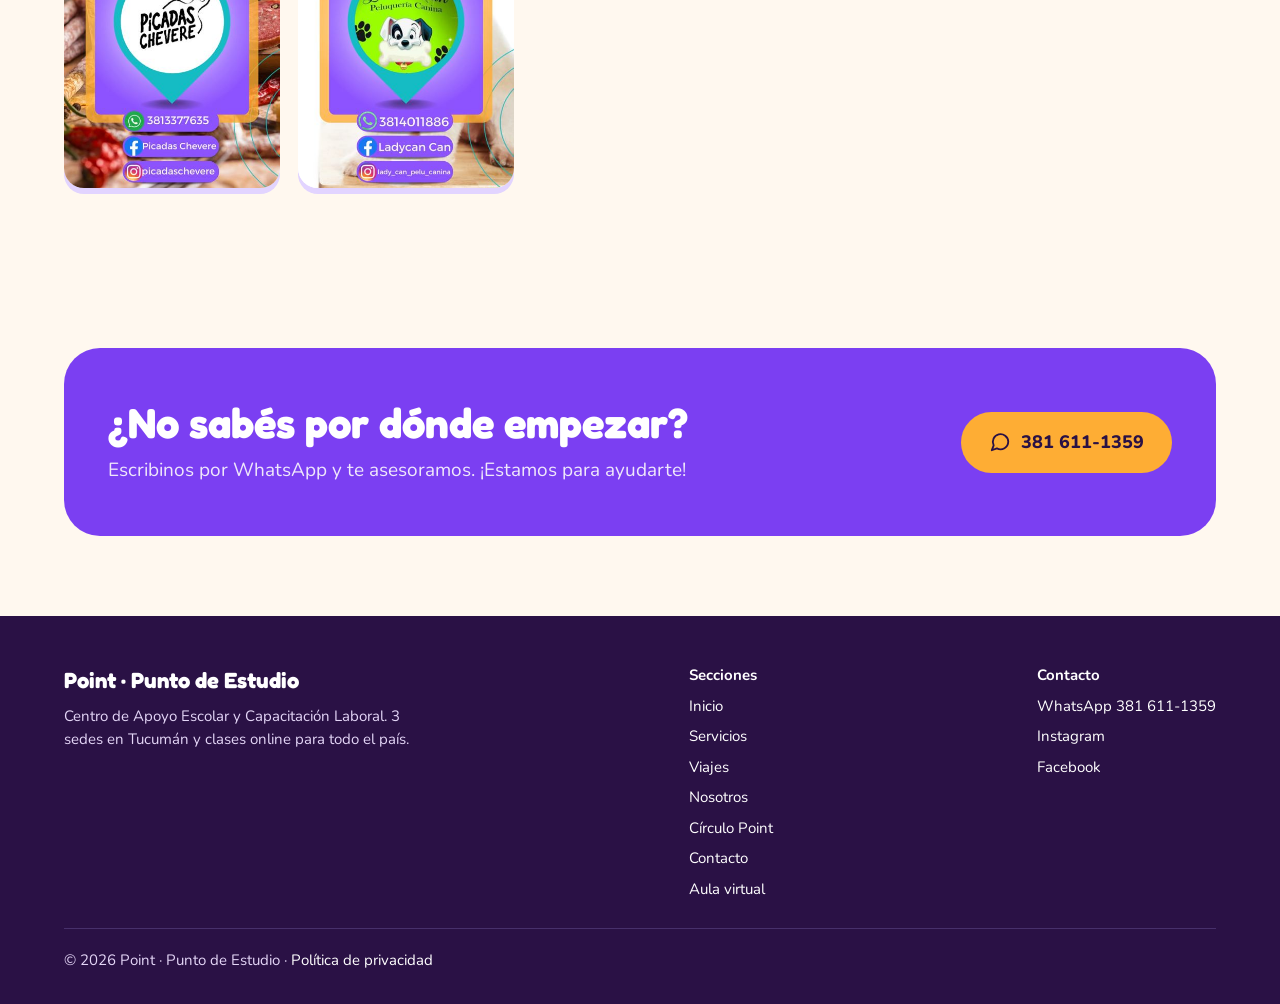
<file: circulo.html>
<!doctype html>
<html lang="es">
<head>
<meta charset="utf-8">
<meta name="viewport" content="width=device-width, initial-scale=1">

<title>Círculo Point · Point Punto de Estudio</title>
<meta name="description" content="El programa de descuentos de Point: 2x1 en cine, Uber, salud, óptica y comercios adheridos.">
<link rel="canonical" href="https://pointpde.com/circulo.html">
<meta name="theme-color" content="#7B3FF2">
<link rel="icon" type="image/png" href="/favicon.png">
<link rel="apple-touch-icon" href="/logo.png">
<meta property="og:type" content="website">
<meta property="og:locale" content="es_AR">
<meta property="og:site_name" content="Point · Punto de Estudio">
<meta property="og:title" content="Círculo Point · Point Punto de Estudio">
<meta property="og:description" content="El programa de descuentos de Point: 2x1 en cine, Uber, salud, óptica y comercios adheridos.">
<meta property="og:url" content="https://pointpde.com/circulo.html">
<meta property="og:image" content="https://pointpde.com/logo.png">
<meta name="twitter:card" content="summary">
<link rel="preconnect" href="https://fonts.googleapis.com">
<link rel="preconnect" href="https://fonts.gstatic.com" crossorigin>
<link href="https://fonts.googleapis.com/css2?family=Fredoka:wght@500;600;700&family=Nunito:wght@400;600;700;800&display=swap" rel="stylesheet">
<link rel="stylesheet" href="styles.css">
</head>
<body>
<header class="header">
  <div class="wrap">
    <a class="brand" href="index.html"><img src="logo.png" alt="Logo de Point"><span><b>Point</b><small>Punto de Estudio</small></span></a>
    <button class="burger" type="button" aria-label="Abrir menú" aria-expanded="false" aria-controls="menu"><svg aria-hidden="true" width="26" height="26" viewBox="0 0 24 24" fill="none" stroke="currentColor" stroke-width="2" stroke-linecap="round" stroke-linejoin="round"><path d="M4 7h16M4 12h16M4 17h16"/></svg></button>
    <nav class="menu" id="menu" aria-label="Principal"><a href="index.html">Inicio</a><a href="servicios.html">Servicios</a><a href="viajes.html">Viajes</a><a href="nosotros.html">Nosotros</a><a href="circulo.html" class="activo" aria-current="page">Círculo Point</a><a href="contacto.html">Contacto</a><a class="btn-aula" href="aula/">Aula virtual</a></nav>
  </div>
</header>
<main>
<section class="cabecera"><div class="wrap">
  <span class="migas"><a href="index.html">Inicio</a> / Círculo Point</span>
  <h1>Círculo Point</h1><p>Nuestro programa de descuentos. Beneficios para nuestros alumnos y convenios con clubes e instituciones.</p>
</div></section><section class="seccion"><div class="wrap" data-tabs>
  <div class="tabs" role="tablist" aria-label="Tipo de beneficio">
    <button class="tab" type="button" role="tab" id="t-alumnos" aria-controls="p-alumnos" aria-selected="true" tabindex="0">Beneficios para alumnos</button>
    <button class="tab" type="button" role="tab" id="t-convenios" aria-controls="p-convenios" aria-selected="false" tabindex="-1">Convenios</button>
  </div>
  <div class="panel" role="tabpanel" id="p-alumnos" aria-labelledby="t-alumnos">
    <p class="intro-panel">Por ser alumno de Point, con tu abono al día, accedés a descuentos en estos comercios. Tocá cada uno para verlo en grande.</p>
    <div class="beneficios"><button type="button" class="beneficio" data-full="circulo/cine-atlas.jpg" data-alt="Cine Atlas: 2x1 de jueves a domingo y feriados"><img src="circulo/cine-atlas-mini.jpg" alt="Cine Atlas: 2x1 de jueves a domingo y feriados" width="420" height="747" loading="lazy"></button><button type="button" class="beneficio" data-full="circulo/uber.jpg" data-alt="Uber: 10% de descuento en viajes para que tus hijos lleguen a Point, con el abono al día"><img src="circulo/uber-mini.jpg" alt="Uber: 10% de descuento en viajes para que tus hijos lleguen a Point, con el abono al día" width="420" height="747" loading="lazy"></button><button type="button" class="beneficio" data-full="circulo/dra-giudice.jpg" data-alt="Dra. Georgina Giudice, medicina general y pediatría: 20% de descuento en consultas"><img src="circulo/dra-giudice-mini.jpg" alt="Dra. Georgina Giudice, medicina general y pediatría: 20% de descuento en consultas" width="420" height="747" loading="lazy"></button><button type="button" class="beneficio" data-full="circulo/la-visual-optica.jpg" data-alt="La Visual Óptica: 20% de descuento y 3 cuotas sin interés en lentes recetados y de sol"><img src="circulo/la-visual-optica-mini.jpg" alt="La Visual Óptica: 20% de descuento y 3 cuotas sin interés en lentes recetados y de sol" width="420" height="747" loading="lazy"></button><button type="button" class="beneficio" data-full="circulo/gorosito-seguros.jpg" data-alt="Gorosito Seguros: descuentos especiales en seguros de motos, autos, bicicletas, hogar y flotas"><img src="circulo/gorosito-seguros-mini.jpg" alt="Gorosito Seguros: descuentos especiales en seguros de motos, autos, bicicletas, hogar y flotas" width="420" height="747" loading="lazy"></button><button type="button" class="beneficio" data-full="circulo/ecoprint.jpg" data-alt="Ecoprint: 15% de descuento en impresiones y anillados"><img src="circulo/ecoprint-mini.jpg" alt="Ecoprint: 15% de descuento en impresiones y anillados" width="420" height="747" loading="lazy"></button><button type="button" class="beneficio" data-full="circulo/entrenamiento.jpg" data-alt="Entrenamiento: 10% de descuento con tu abono mensual de Point al día"><img src="circulo/entrenamiento-mini.jpg" alt="Entrenamiento: 10% de descuento con tu abono mensual de Point al día" width="420" height="747" loading="lazy"></button><button type="button" class="beneficio" data-full="circulo/estrellas-kids.jpg" data-alt="Estrellas Kids: 10% en gimnasia artística y rítmica y entrenamiento funcional kids"><img src="circulo/estrellas-kids-mini.jpg" alt="Estrellas Kids: 10% en gimnasia artística y rítmica y entrenamiento funcional kids" width="420" height="747" loading="lazy"></button><button type="button" class="beneficio" data-full="circulo/mujer-virtuosa.jpg" data-alt="Mujer Virtuosa: 10% en depilación definitiva, criolipólisis y Teslagen Dúo"><img src="circulo/mujer-virtuosa-mini.jpg" alt="Mujer Virtuosa: 10% en depilación definitiva, criolipólisis y Teslagen Dúo" width="420" height="747" loading="lazy"></button><button type="button" class="beneficio" data-full="circulo/lady-cook.jpg" data-alt="Lady Cook: 10% en cajas de alfajores, desayunos, meriendas, tartas y tortas"><img src="circulo/lady-cook-mini.jpg" alt="Lady Cook: 10% en cajas de alfajores, desayunos, meriendas, tartas y tortas" width="420" height="747" loading="lazy"></button><button type="button" class="beneficio" data-full="circulo/picadas-chevere.jpg" data-alt="Picadas Chevere: 10% de lunes a viernes en sándwiches y picadas"><img src="circulo/picadas-chevere-mini.jpg" alt="Picadas Chevere: 10% de lunes a viernes en sándwiches y picadas" width="420" height="747" loading="lazy"></button><button type="button" class="beneficio" data-full="circulo/lady-can.jpg" data-alt="Lady Can Peluquería Canina: 10% en lavado y corte"><img src="circulo/lady-can-mini.jpg" alt="Lady Can Peluquería Canina: 10% en lavado y corte" width="420" height="747" loading="lazy"></button></div>
  </div>
  <div class="panel" role="tabpanel" id="p-convenios" aria-labelledby="t-convenios" hidden>
    <p class="intro-panel">Si sos socio o miembro de alguna de estas instituciones, tenés descuento en las clases y cursos de Point.</p>
    <div class="beneficios"><button type="button" class="beneficio" data-full="circulo/casm.jpg" data-alt="Socios del Club Atlético San Martín: 10% en clases de apoyo, 15% en cursos de inglés y 25% en diplomaturas y capacitación laboral"><img src="circulo/casm-mini.jpg" alt="Socios del Club Atlético San Martín: 10% en clases de apoyo, 15% en cursos de inglés y 25% en diplomaturas y capacitación laboral" width="420" height="747" loading="lazy"></button><button type="button" class="beneficio" data-full="circulo/club-la-gaceta.jpg" data-alt="Club La Gaceta: 15% de descuento en todas las clases"><img src="circulo/club-la-gaceta-mini.jpg" alt="Club La Gaceta: 15% de descuento en todas las clases" width="420" height="747" loading="lazy"></button><button type="button" class="beneficio" data-full="circulo/vida-unsta.jpg" data-alt="Miembros Vida UNSTA: 10% en clases de apoyo, 15% en cursos de inglés y 25% en diplomaturas y capacitación laboral"><img src="circulo/vida-unsta-mini.jpg" alt="Miembros Vida UNSTA: 10% en clases de apoyo, 15% en cursos de inglés y 25% en diplomaturas y capacitación laboral" width="420" height="747" loading="lazy"></button><button type="button" class="beneficio" data-full="circulo/meplife.jpg" data-alt="Socios del Club MepLife: 10% en clases de apoyo, 15% en cursos de inglés y 25% en diplomaturas y capacitación laboral"><img src="circulo/meplife-mini.jpg" alt="Socios del Club MepLife: 10% en clases de apoyo, 15% en cursos de inglés y 25% en diplomaturas y capacitación laboral" width="420" height="525" loading="lazy"></button><button type="button" class="beneficio" data-full="circulo/club-boreal.jpg" data-alt="Socios del Club Boreal: 10% en clases de apoyo y 15% en cursos de inglés"><img src="circulo/club-boreal-mini.jpg" alt="Socios del Club Boreal: 10% en clases de apoyo y 15% en cursos de inglés" width="420" height="747" loading="lazy"></button><button type="button" class="beneficio" data-full="circulo/sumar.jpg" data-alt="Miembros del Sindicato SUMAR: 15% de descuento en todas las clases"><img src="circulo/sumar-mini.jpg" alt="Miembros del Sindicato SUMAR: 15% de descuento en todas las clases" width="420" height="747" loading="lazy"></button><button type="button" class="beneficio" data-full="circulo/appu.jpg" data-alt="Asociados APPU: 15% de descuento en todas las clases"><img src="circulo/appu-mini.jpg" alt="Asociados APPU: 15% de descuento en todas las clases" width="420" height="747" loading="lazy"></button></div>
  </div>
</div></section>
<dialog class="visor" id="visor" aria-label="Beneficio ampliado">
  <button type="button" class="cerrar" aria-label="Cerrar">×</button>
  <img alt="">
  <p></p>
</dialog>
<section class="cta"><div class="wrap"><div class="caja">
  <div><h2>¿No sabés por dónde empezar?</h2><p>Escribinos por WhatsApp y te asesoramos. ¡Estamos para ayudarte!</p></div>
  <a class="btn btn-naranja" href="https://wa.me/5493816111359"><svg aria-hidden="true" width="22" height="22" viewBox="0 0 24 24" fill="none" stroke="currentColor" stroke-width="2" stroke-linecap="round" stroke-linejoin="round"><path d="M21 11.5a8.4 8.4 0 0 1-12.4 7.4L3 21l2.1-5.4A8.4 8.4 0 1 1 21 11.5z"/></svg> 381 611-1359</a>
</div></div></section>
</main>
<footer class="footer">
  <div class="wrap">
    <div class="cols">
      <div style="max-width:360px;display:flex;flex-direction:column;gap:8px">
        <b style="font-family:'Fredoka',sans-serif;font-size:22px">Point · Punto de Estudio</b>
        <span>Centro de Apoyo Escolar y Capacitación Laboral. 3 sedes en Tucumán y clases online para todo el país.</span>
      </div>
      <nav aria-label="Secciones"><b>Secciones</b><a href="index.html">Inicio</a><a href="servicios.html">Servicios</a><a href="viajes.html">Viajes</a><a href="nosotros.html">Nosotros</a><a href="circulo.html">Círculo Point</a><a href="contacto.html">Contacto</a><a href="aula.html">Aula virtual</a></nav>
      <nav aria-label="Contacto"><b>Contacto</b><a href="https://wa.me/5493816111359">WhatsApp 381 611-1359</a><a href="https://www.instagram.com/pointpuntodeestudio">Instagram</a><a href="https://www.facebook.com/point.puntodeestudio.5">Facebook</a></nav>
    </div>
    <div class="copy">© 2026 Point · Punto de Estudio · <a href="privacidad.html">Política de privacidad</a></div>
  </div>
</footer>
<script src="main.js"></script>
</body>
</html>
</file>
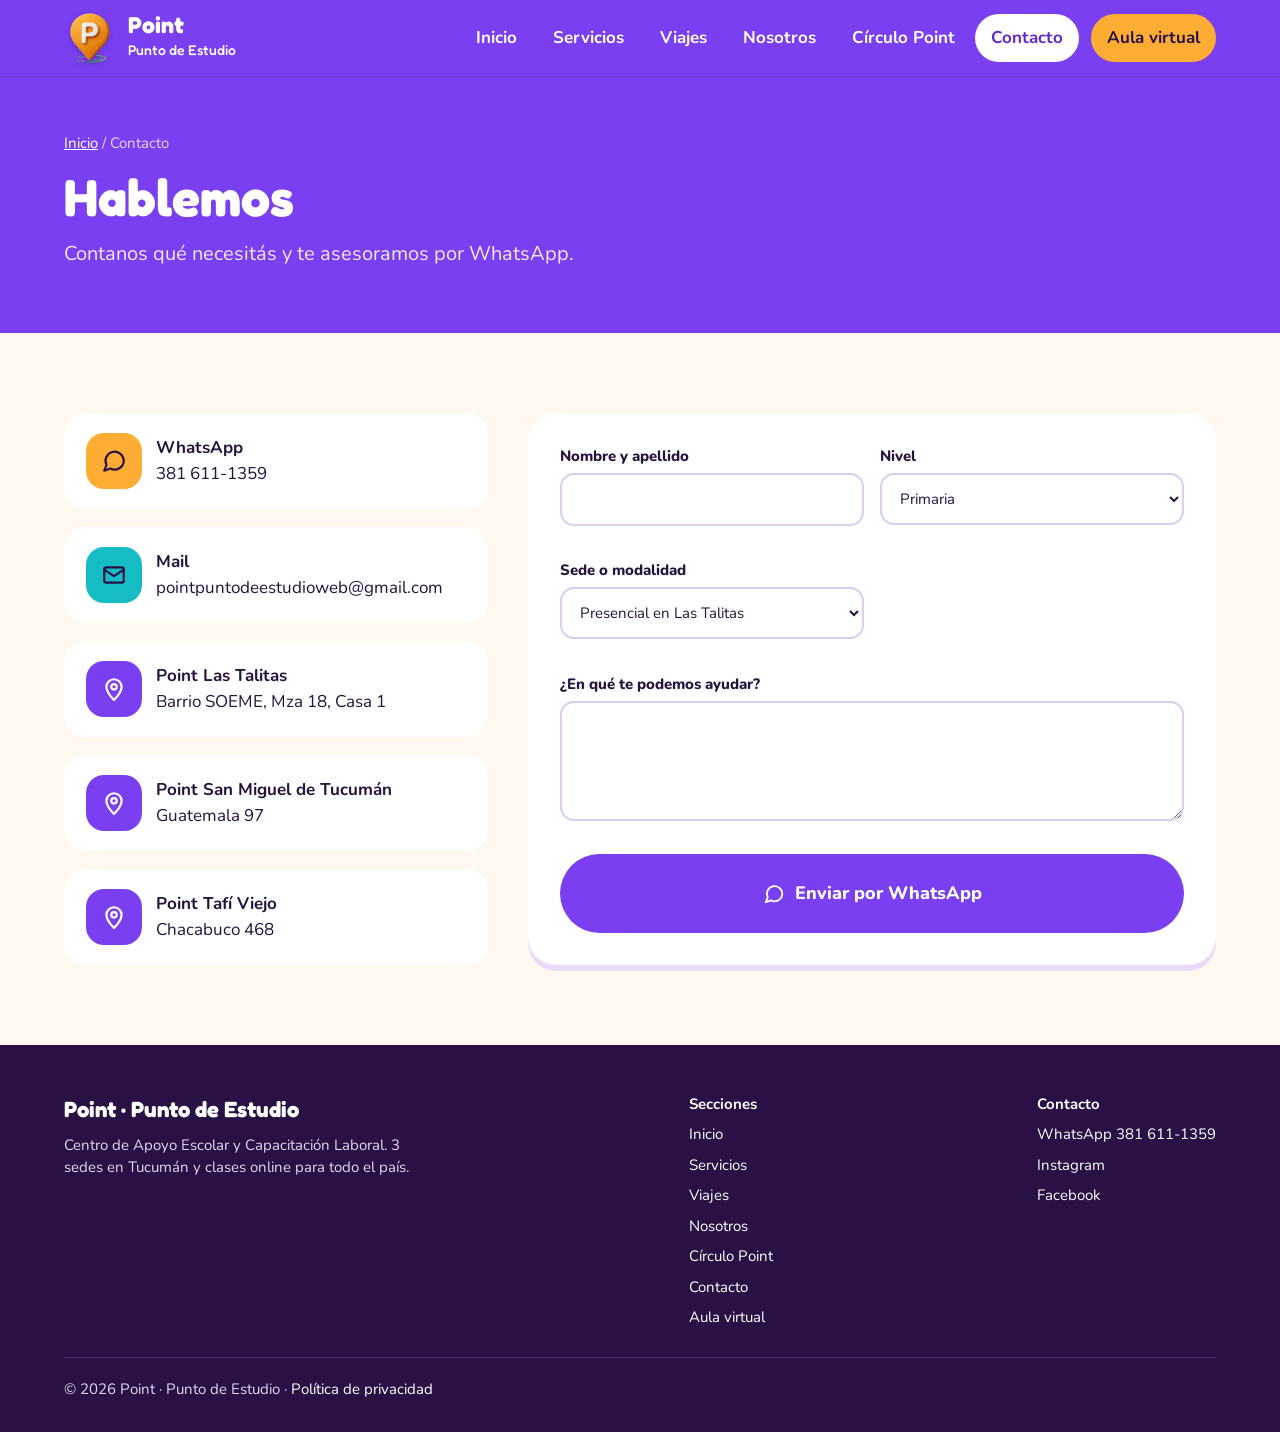
<file: contacto.html>
<!doctype html>
<html lang="es">
<head>
<meta charset="utf-8">
<meta name="viewport" content="width=device-width, initial-scale=1">

<title>Contacto · Point Punto de Estudio</title>
<meta name="description" content="Escribinos y te asesoramos.">
<link rel="canonical" href="https://pointpde.com/contacto.html">
<meta name="theme-color" content="#7B3FF2">
<link rel="icon" type="image/png" href="/favicon.png">
<link rel="apple-touch-icon" href="/logo.png">
<meta property="og:type" content="website">
<meta property="og:locale" content="es_AR">
<meta property="og:site_name" content="Point · Punto de Estudio">
<meta property="og:title" content="Contacto · Point Punto de Estudio">
<meta property="og:description" content="Escribinos y te asesoramos.">
<meta property="og:url" content="https://pointpde.com/contacto.html">
<meta property="og:image" content="https://pointpde.com/logo.png">
<meta name="twitter:card" content="summary">
<link rel="preconnect" href="https://fonts.googleapis.com">
<link rel="preconnect" href="https://fonts.gstatic.com" crossorigin>
<link href="https://fonts.googleapis.com/css2?family=Fredoka:wght@500;600;700&family=Nunito:wght@400;600;700;800&display=swap" rel="stylesheet">
<link rel="stylesheet" href="styles.css">
</head>
<body>
<header class="header">
  <div class="wrap">
    <a class="brand" href="index.html"><img src="logo.png" alt="Logo de Point"><span><b>Point</b><small>Punto de Estudio</small></span></a>
    <button class="burger" type="button" aria-label="Abrir menú" aria-expanded="false" aria-controls="menu"><svg aria-hidden="true" width="26" height="26" viewBox="0 0 24 24" fill="none" stroke="currentColor" stroke-width="2" stroke-linecap="round" stroke-linejoin="round"><path d="M4 7h16M4 12h16M4 17h16"/></svg></button>
    <nav class="menu" id="menu" aria-label="Principal"><a href="index.html">Inicio</a><a href="servicios.html">Servicios</a><a href="viajes.html">Viajes</a><a href="nosotros.html">Nosotros</a><a href="circulo.html">Círculo Point</a><a href="contacto.html" class="activo" aria-current="page">Contacto</a><a class="btn-aula" href="aula/">Aula virtual</a></nav>
  </div>
</header>
<main>
<section class="cabecera"><div class="wrap">
  <span class="migas"><a href="index.html">Inicio</a> / Contacto</span>
  <h1>Hablemos</h1><p>Contanos qué necesitás y te asesoramos por WhatsApp.</p>
</div></section><section class="seccion"><div class="wrap contacto">
  <div class="datos">
    <a class="dato" href="https://wa.me/5493816111359" style="text-decoration:none;color:inherit"><span class="icono i-naranja"><svg aria-hidden="true" width="26" height="26" viewBox="0 0 24 24" fill="none" stroke="currentColor" stroke-width="2" stroke-linecap="round" stroke-linejoin="round"><path d="M21 11.5a8.4 8.4 0 0 1-12.4 7.4L3 21l2.1-5.4A8.4 8.4 0 1 1 21 11.5z"/></svg></span><span><b>WhatsApp</b>381 611-1359</span></a>
    <a class="dato" href="mailto:pointpuntodeestudioweb@gmail.com" style="text-decoration:none;color:inherit"><span class="icono i-turquesa"><svg aria-hidden="true" width="26" height="26" viewBox="0 0 24 24" fill="none" stroke="currentColor" stroke-width="2" stroke-linecap="round" stroke-linejoin="round"><rect x="3" y="5" width="18" height="14" rx="2"/><path d="m3 7 9 6 9-6"/></svg></span><span><b>Mail</b>pointpuntodeestudioweb@gmail.com</span></a>
    <a class="dato" href="https://maps.app.goo.gl/w6DBD1nTL85X4Jgk9" target="_blank" rel="noopener" style="text-decoration:none;color:inherit"><span class="icono i-violeta"><svg aria-hidden="true" width="26" height="26" viewBox="0 0 24 24" fill="none" stroke="currentColor" stroke-width="2" stroke-linecap="round" stroke-linejoin="round"><path d="M12 22s7-6.2 7-12a7 7 0 0 0-14 0c0 5.8 7 12 7 12z"/><circle cx="12" cy="10" r="2.5"/></svg></span><span><b>Point Las Talitas</b>Barrio SOEME, Mza 18, Casa 1</span></a><a class="dato" href="https://www.google.com/maps/search/?api=1&query=Guatemala%2097%2C%20San%20Miguel%20de%20Tucum%C3%A1n" target="_blank" rel="noopener" style="text-decoration:none;color:inherit"><span class="icono i-violeta"><svg aria-hidden="true" width="26" height="26" viewBox="0 0 24 24" fill="none" stroke="currentColor" stroke-width="2" stroke-linecap="round" stroke-linejoin="round"><path d="M12 22s7-6.2 7-12a7 7 0 0 0-14 0c0 5.8 7 12 7 12z"/><circle cx="12" cy="10" r="2.5"/></svg></span><span><b>Point San Miguel de Tucumán</b>Guatemala 97</span></a><a class="dato" href="https://maps.app.goo.gl/cp3GAEoxcLqL2k2b9" target="_blank" rel="noopener" style="text-decoration:none;color:inherit"><span class="icono i-violeta"><svg aria-hidden="true" width="26" height="26" viewBox="0 0 24 24" fill="none" stroke="currentColor" stroke-width="2" stroke-linecap="round" stroke-linejoin="round"><path d="M12 22s7-6.2 7-12a7 7 0 0 0-14 0c0 5.8 7 12 7 12z"/><circle cx="12" cy="10" r="2.5"/></svg></span><span><b>Point Tafí Viejo</b>Chacabuco 468</span></a>
  </div>
  <form class="form" id="form-contacto">
    <label>Nombre y apellido<input name="nombre" type="text" autocomplete="name" required></label>
    <label>Nivel
      <select name="nivel" id="sel-nivel">
        <option value="Apoyo escolar primaria">Primaria</option>
        <option value="Apoyo escolar secundaria">Secundaria</option>
        <option value="Tutorías universitarias">Universitario</option>
        <option value="Inglés">Inglés</option>
        <option value="Capacitación laboral">Capacitación laboral</option>
      </select></label>
    <label>Sede o modalidad<select name="modalidad"><option>Presencial en Las Talitas</option><option>Presencial en San Miguel de Tucumán</option><option>Presencial en Tafí Viejo</option><option>Online</option></select></label>
    <label class="full">¿En qué te podemos ayudar?<textarea name="mensaje" rows="4"></textarea></label>
    <button class="btn btn-violeta full" type="submit"><svg aria-hidden="true" width="22" height="22" viewBox="0 0 24 24" fill="none" stroke="currentColor" stroke-width="2" stroke-linecap="round" stroke-linejoin="round"><path d="M21 11.5a8.4 8.4 0 0 1-12.4 7.4L3 21l2.1-5.4A8.4 8.4 0 1 1 21 11.5z"/></svg> Enviar por WhatsApp</button>
  </form>
</div></section>
<script>
  (function(){var m={escolar:'Apoyo escolar secundaria',universitario:'Tutorías universitarias',ingles:'Inglés',adultos:'Capacitación laboral'};
  var n=new URLSearchParams(location.search).get('nivel');var s=document.getElementById('sel-nivel');if(n&&m[n])s.value=m[n];})();
</script>
</main>
<footer class="footer">
  <div class="wrap">
    <div class="cols">
      <div style="max-width:360px;display:flex;flex-direction:column;gap:8px">
        <b style="font-family:'Fredoka',sans-serif;font-size:22px">Point · Punto de Estudio</b>
        <span>Centro de Apoyo Escolar y Capacitación Laboral. 3 sedes en Tucumán y clases online para todo el país.</span>
      </div>
      <nav aria-label="Secciones"><b>Secciones</b><a href="index.html">Inicio</a><a href="servicios.html">Servicios</a><a href="viajes.html">Viajes</a><a href="nosotros.html">Nosotros</a><a href="circulo.html">Círculo Point</a><a href="contacto.html">Contacto</a><a href="aula.html">Aula virtual</a></nav>
      <nav aria-label="Contacto"><b>Contacto</b><a href="https://wa.me/5493816111359">WhatsApp 381 611-1359</a><a href="https://www.instagram.com/pointpuntodeestudio">Instagram</a><a href="https://www.facebook.com/point.puntodeestudio.5">Facebook</a></nav>
    </div>
    <div class="copy">© 2026 Point · Punto de Estudio · <a href="privacidad.html">Política de privacidad</a></div>
  </div>
</footer>
<script src="main.js"></script>
</body>
</html>
</file>
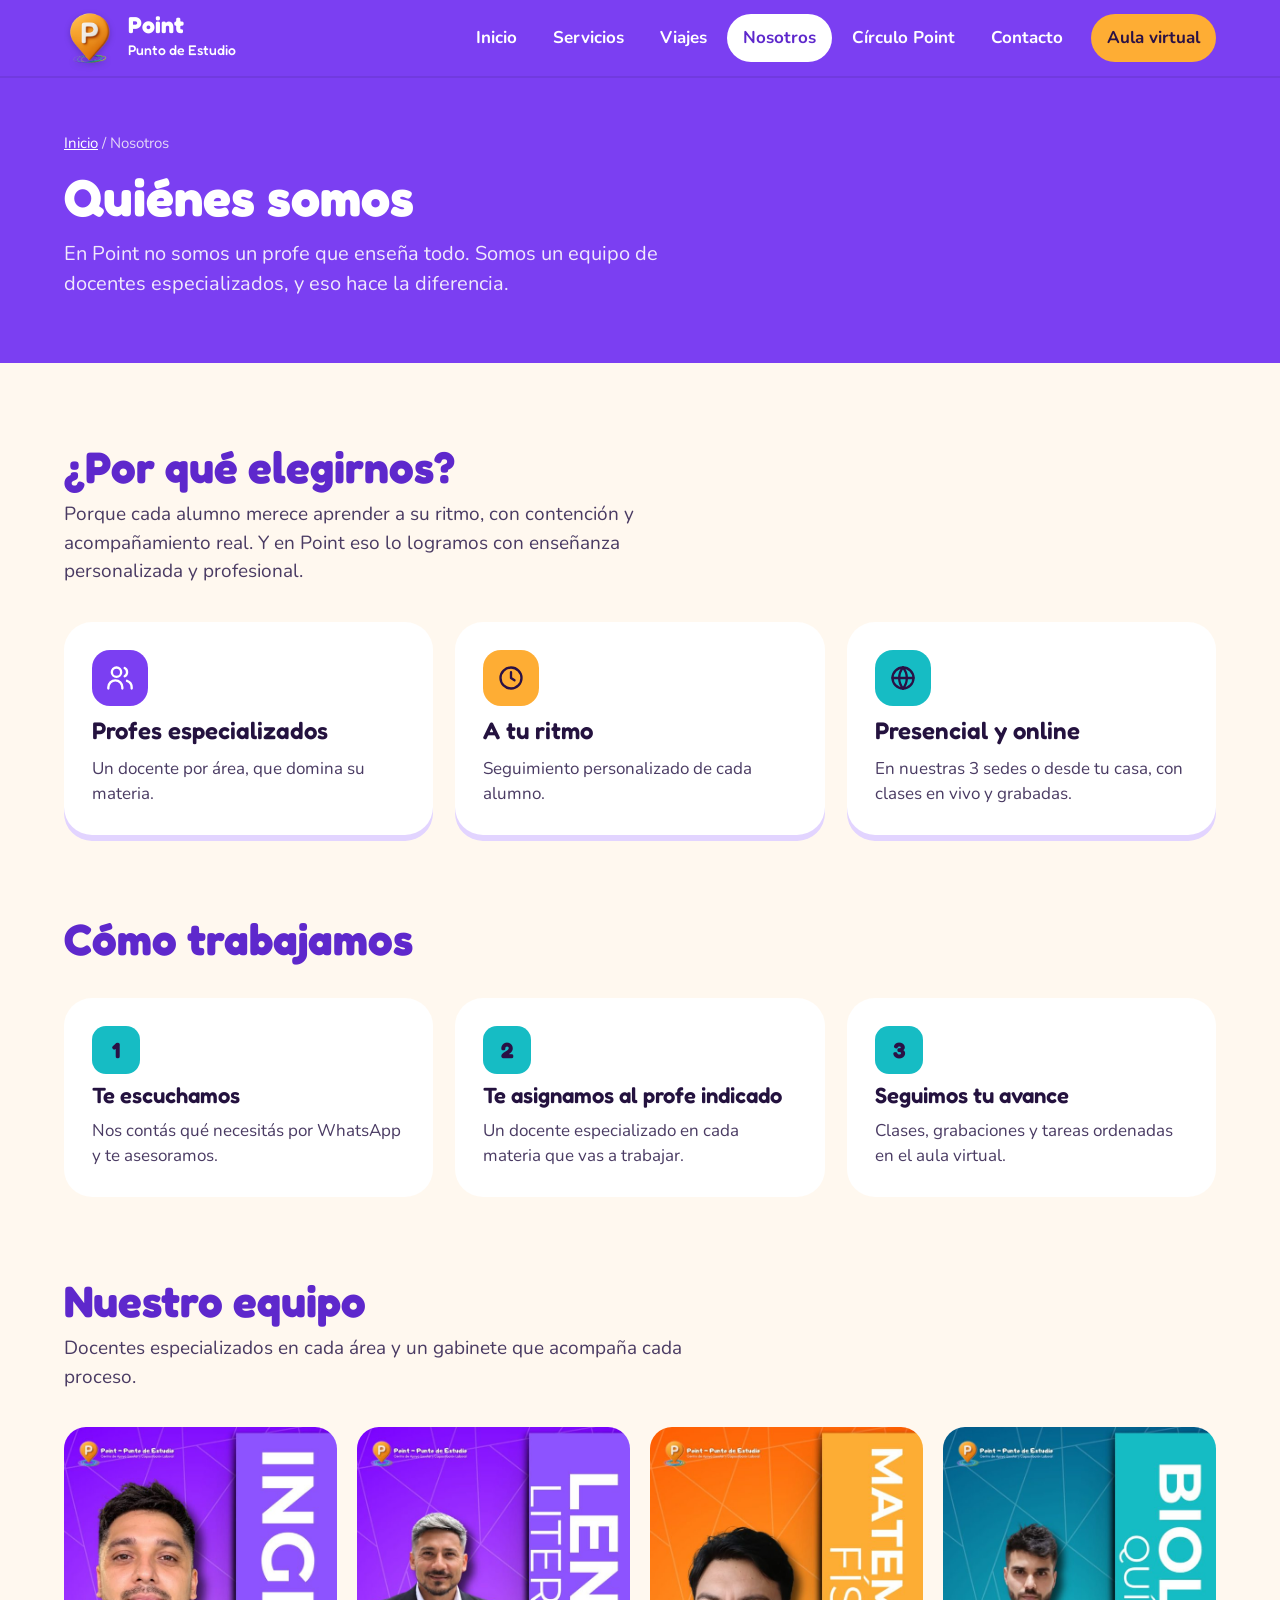
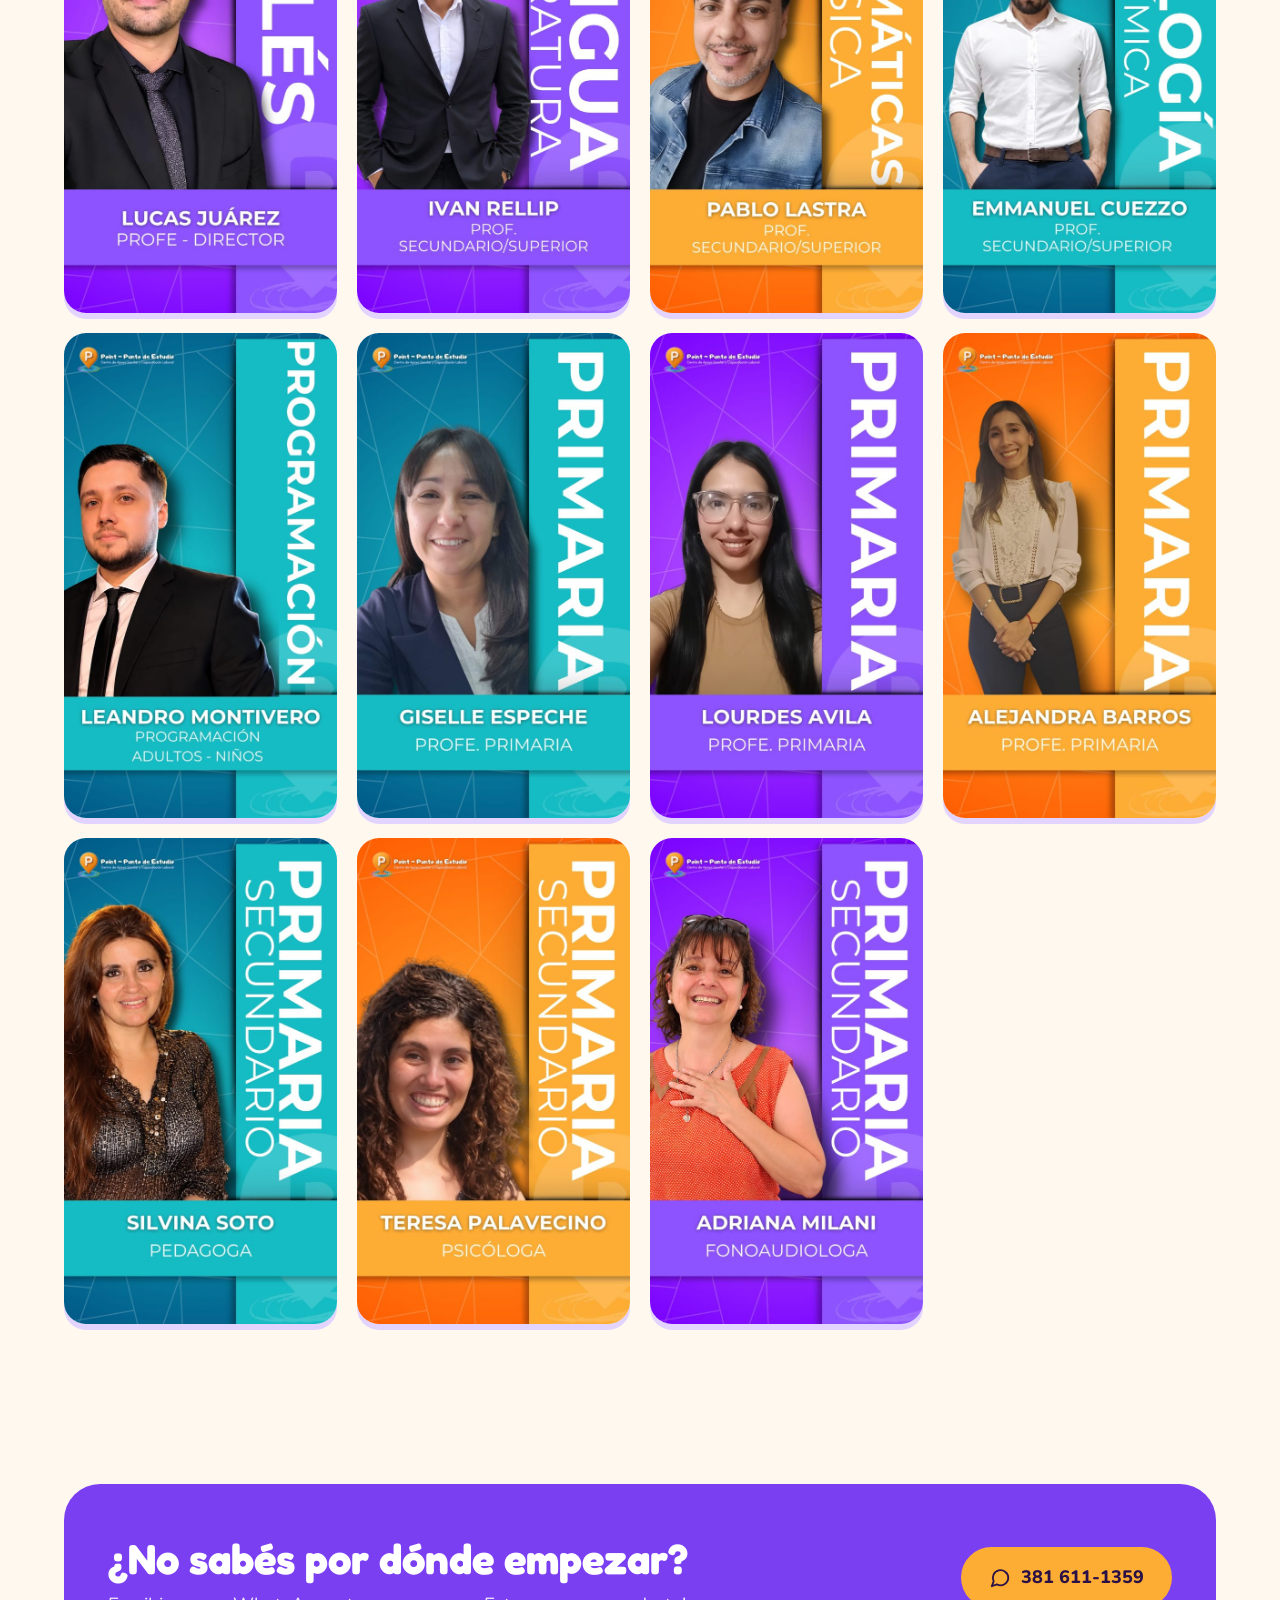
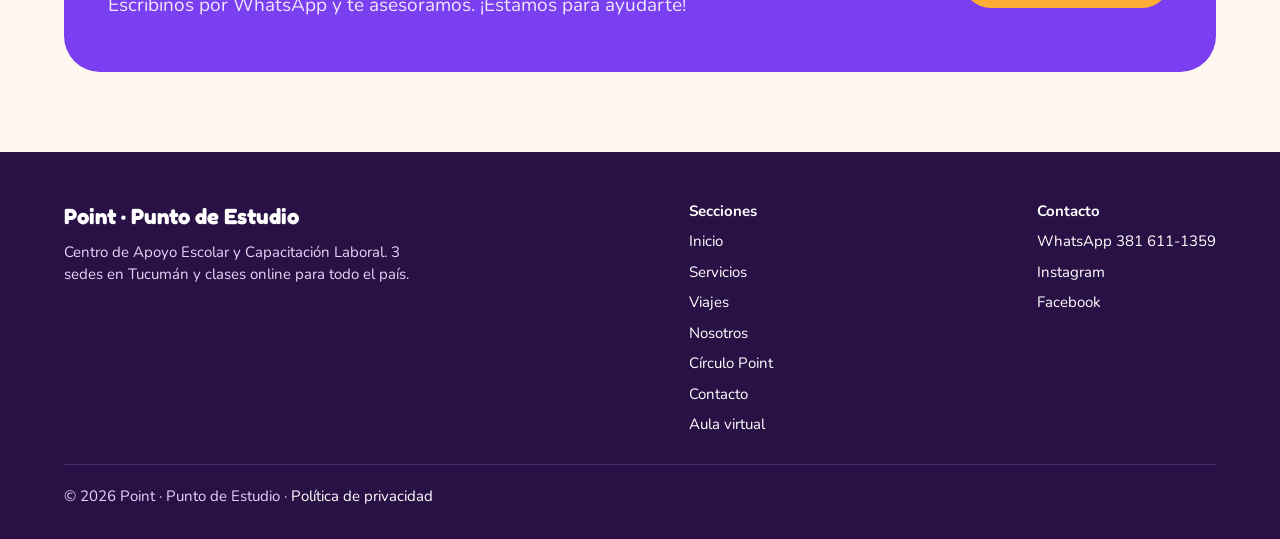
<file: nosotros.html>
<!doctype html>
<html lang="es">
<head>
<meta charset="utf-8">
<meta name="viewport" content="width=device-width, initial-scale=1">

<title>Nosotros · Point Punto de Estudio</title>
<meta name="description" content="Un equipo de docentes especializados en cada área.">
<link rel="canonical" href="https://pointpde.com/nosotros.html">
<meta name="theme-color" content="#7B3FF2">
<link rel="icon" type="image/png" href="/favicon.png">
<link rel="apple-touch-icon" href="/logo.png">
<meta property="og:type" content="website">
<meta property="og:locale" content="es_AR">
<meta property="og:site_name" content="Point · Punto de Estudio">
<meta property="og:title" content="Nosotros · Point Punto de Estudio">
<meta property="og:description" content="Un equipo de docentes especializados en cada área.">
<meta property="og:url" content="https://pointpde.com/nosotros.html">
<meta property="og:image" content="https://pointpde.com/logo.png">
<meta name="twitter:card" content="summary">
<link rel="preconnect" href="https://fonts.googleapis.com">
<link rel="preconnect" href="https://fonts.gstatic.com" crossorigin>
<link href="https://fonts.googleapis.com/css2?family=Fredoka:wght@500;600;700&family=Nunito:wght@400;600;700;800&display=swap" rel="stylesheet">
<link rel="stylesheet" href="styles.css">
</head>
<body>
<header class="header">
  <div class="wrap">
    <a class="brand" href="index.html"><img src="logo.png" alt="Logo de Point"><span><b>Point</b><small>Punto de Estudio</small></span></a>
    <button class="burger" type="button" aria-label="Abrir menú" aria-expanded="false" aria-controls="menu"><svg aria-hidden="true" width="26" height="26" viewBox="0 0 24 24" fill="none" stroke="currentColor" stroke-width="2" stroke-linecap="round" stroke-linejoin="round"><path d="M4 7h16M4 12h16M4 17h16"/></svg></button>
    <nav class="menu" id="menu" aria-label="Principal"><a href="index.html">Inicio</a><a href="servicios.html">Servicios</a><a href="viajes.html">Viajes</a><a href="nosotros.html" class="activo" aria-current="page">Nosotros</a><a href="circulo.html">Círculo Point</a><a href="contacto.html">Contacto</a><a class="btn-aula" href="aula/">Aula virtual</a></nav>
  </div>
</header>
<main>
<section class="cabecera"><div class="wrap">
  <span class="migas"><a href="index.html">Inicio</a> / Nosotros</span>
  <h1>Quiénes somos</h1><p>En Point no somos un profe que enseña todo. Somos un equipo de docentes especializados, y eso hace la diferencia.</p>
</div></section><section class="seccion"><div class="wrap">
  <div class="titulo"><h2>¿Por qué elegirnos?</h2><p>Porque cada alumno merece aprender a su ritmo, con contención y acompañamiento real. Y en Point eso lo logramos con enseñanza personalizada y profesional.</p></div>
  <div class="grid">
    <div class="card"><div class="icono i-violeta"><svg aria-hidden="true" width="28" height="28" viewBox="0 0 24 24" fill="none" stroke="currentColor" stroke-width="2" stroke-linecap="round" stroke-linejoin="round"><circle cx="9" cy="7" r="4"/><path d="M2 21v-1a6 6 0 0 1 12 0v1"/><path d="M16 3.5a4 4 0 0 1 0 7"/><path d="M22 21v-1a6 6 0 0 0-4-5.6"/></svg></div><h3>Profes especializados</h3><p>Un docente por área, que domina su materia.</p></div>
    <div class="card"><div class="icono i-naranja"><svg aria-hidden="true" width="28" height="28" viewBox="0 0 24 24" fill="none" stroke="currentColor" stroke-width="2" stroke-linecap="round" stroke-linejoin="round"><circle cx="12" cy="12" r="9"/><path d="M12 7v5l3 2"/></svg></div><h3>A tu ritmo</h3><p>Seguimiento personalizado de cada alumno.</p></div>
    <div class="card"><div class="icono i-turquesa"><svg aria-hidden="true" width="28" height="28" viewBox="0 0 24 24" fill="none" stroke="currentColor" stroke-width="2" stroke-linecap="round" stroke-linejoin="round"><circle cx="12" cy="12" r="9"/><path d="M3 12h18"/><path d="M12 3a14 14 0 0 1 0 18"/><path d="M12 3a14 14 0 0 0 0 18"/></svg></div><h3>Presencial y online</h3><p>En nuestras 3 sedes o desde tu casa, con clases en vivo y grabadas.</p></div>
  </div>
</div></section>
<section class="seccion" style="padding-top:0"><div class="wrap">
  <div class="titulo"><h2>Cómo trabajamos</h2></div>
  <div class="pasos">
    <div class="paso"><span class="n">1</span><h3>Te escuchamos</h3><p>Nos contás qué necesitás por WhatsApp y te asesoramos.</p></div>
    <div class="paso"><span class="n">2</span><h3>Te asignamos al profe indicado</h3><p>Un docente especializado en cada materia que vas a trabajar.</p></div>
    <div class="paso"><span class="n">3</span><h3>Seguimos tu avance</h3><p>Clases, grabaciones y tareas ordenadas en el aula virtual.</p></div>
  </div>
</div></section>
<section class="seccion" id="equipo" style="padding-top:0"><div class="wrap">
  <div class="titulo"><h2>Nuestro equipo</h2><p>Docentes especializados en cada área y un gabinete que acompaña cada proceso.</p></div>
  <div class="equipo"><figure><img src="equipo/lucas-juarez.jpg" alt="Lucas Juárez, profe de Inglés y director" loading="lazy" width="600" height="1067"></figure><figure><img src="equipo/ivan-rellip.jpg" alt="Iván Rellip, profe de Lengua y Literatura, secundario y superior" loading="lazy" width="600" height="1067"></figure><figure><img src="equipo/pablo-lastra.jpg" alt="Pablo Lastra, profe de Matemáticas y Física, secundario y superior" loading="lazy" width="600" height="1067"></figure><figure><img src="equipo/emmanuel-cuezzo.jpg" alt="Emmanuel Cuezzo, profe de Biología y Química, secundario y superior" loading="lazy" width="600" height="1067"></figure><figure><img src="equipo/leandro-montivero.jpg" alt="Leandro Montivero, profe de Programación para adultos y niños" loading="lazy" width="600" height="1067"></figure><figure><img src="equipo/giselle-espeche.jpg" alt="Giselle Espeche, profe de primaria" loading="lazy" width="600" height="1067"></figure><figure><img src="equipo/lourdes-avila.jpg" alt="Lourdes Ávila, profe de primaria" loading="lazy" width="600" height="1067"></figure><figure><img src="equipo/alejandra-barros.jpg" alt="Alejandra Barros, profe de primaria" loading="lazy" width="600" height="1067"></figure><figure><img src="equipo/silvina-soto.jpg" alt="Silvina Soto, pedagoga, primaria y secundario" loading="lazy" width="600" height="1067"></figure><figure><img src="equipo/teresa-palavecino.jpg" alt="Teresa Palavecino, psicóloga, primaria y secundario" loading="lazy" width="600" height="1067"></figure><figure><img src="equipo/adriana-milani.jpg" alt="Adriana Milani, fonoaudióloga, primaria y secundario" loading="lazy" width="600" height="1067"></figure></div>
</div></section>
<section class="cta"><div class="wrap"><div class="caja">
  <div><h2>¿No sabés por dónde empezar?</h2><p>Escribinos por WhatsApp y te asesoramos. ¡Estamos para ayudarte!</p></div>
  <a class="btn btn-naranja" href="https://wa.me/5493816111359"><svg aria-hidden="true" width="22" height="22" viewBox="0 0 24 24" fill="none" stroke="currentColor" stroke-width="2" stroke-linecap="round" stroke-linejoin="round"><path d="M21 11.5a8.4 8.4 0 0 1-12.4 7.4L3 21l2.1-5.4A8.4 8.4 0 1 1 21 11.5z"/></svg> 381 611-1359</a>
</div></div></section>
</main>
<footer class="footer">
  <div class="wrap">
    <div class="cols">
      <div style="max-width:360px;display:flex;flex-direction:column;gap:8px">
        <b style="font-family:'Fredoka',sans-serif;font-size:22px">Point · Punto de Estudio</b>
        <span>Centro de Apoyo Escolar y Capacitación Laboral. 3 sedes en Tucumán y clases online para todo el país.</span>
      </div>
      <nav aria-label="Secciones"><b>Secciones</b><a href="index.html">Inicio</a><a href="servicios.html">Servicios</a><a href="viajes.html">Viajes</a><a href="nosotros.html">Nosotros</a><a href="circulo.html">Círculo Point</a><a href="contacto.html">Contacto</a><a href="aula.html">Aula virtual</a></nav>
      <nav aria-label="Contacto"><b>Contacto</b><a href="https://wa.me/5493816111359">WhatsApp 381 611-1359</a><a href="https://www.instagram.com/pointpuntodeestudio">Instagram</a><a href="https://www.facebook.com/point.puntodeestudio.5">Facebook</a></nav>
    </div>
    <div class="copy">© 2026 Point · Punto de Estudio · <a href="privacidad.html">Política de privacidad</a></div>
  </div>
</footer>
<script src="main.js"></script>
</body>
</html>
</file>
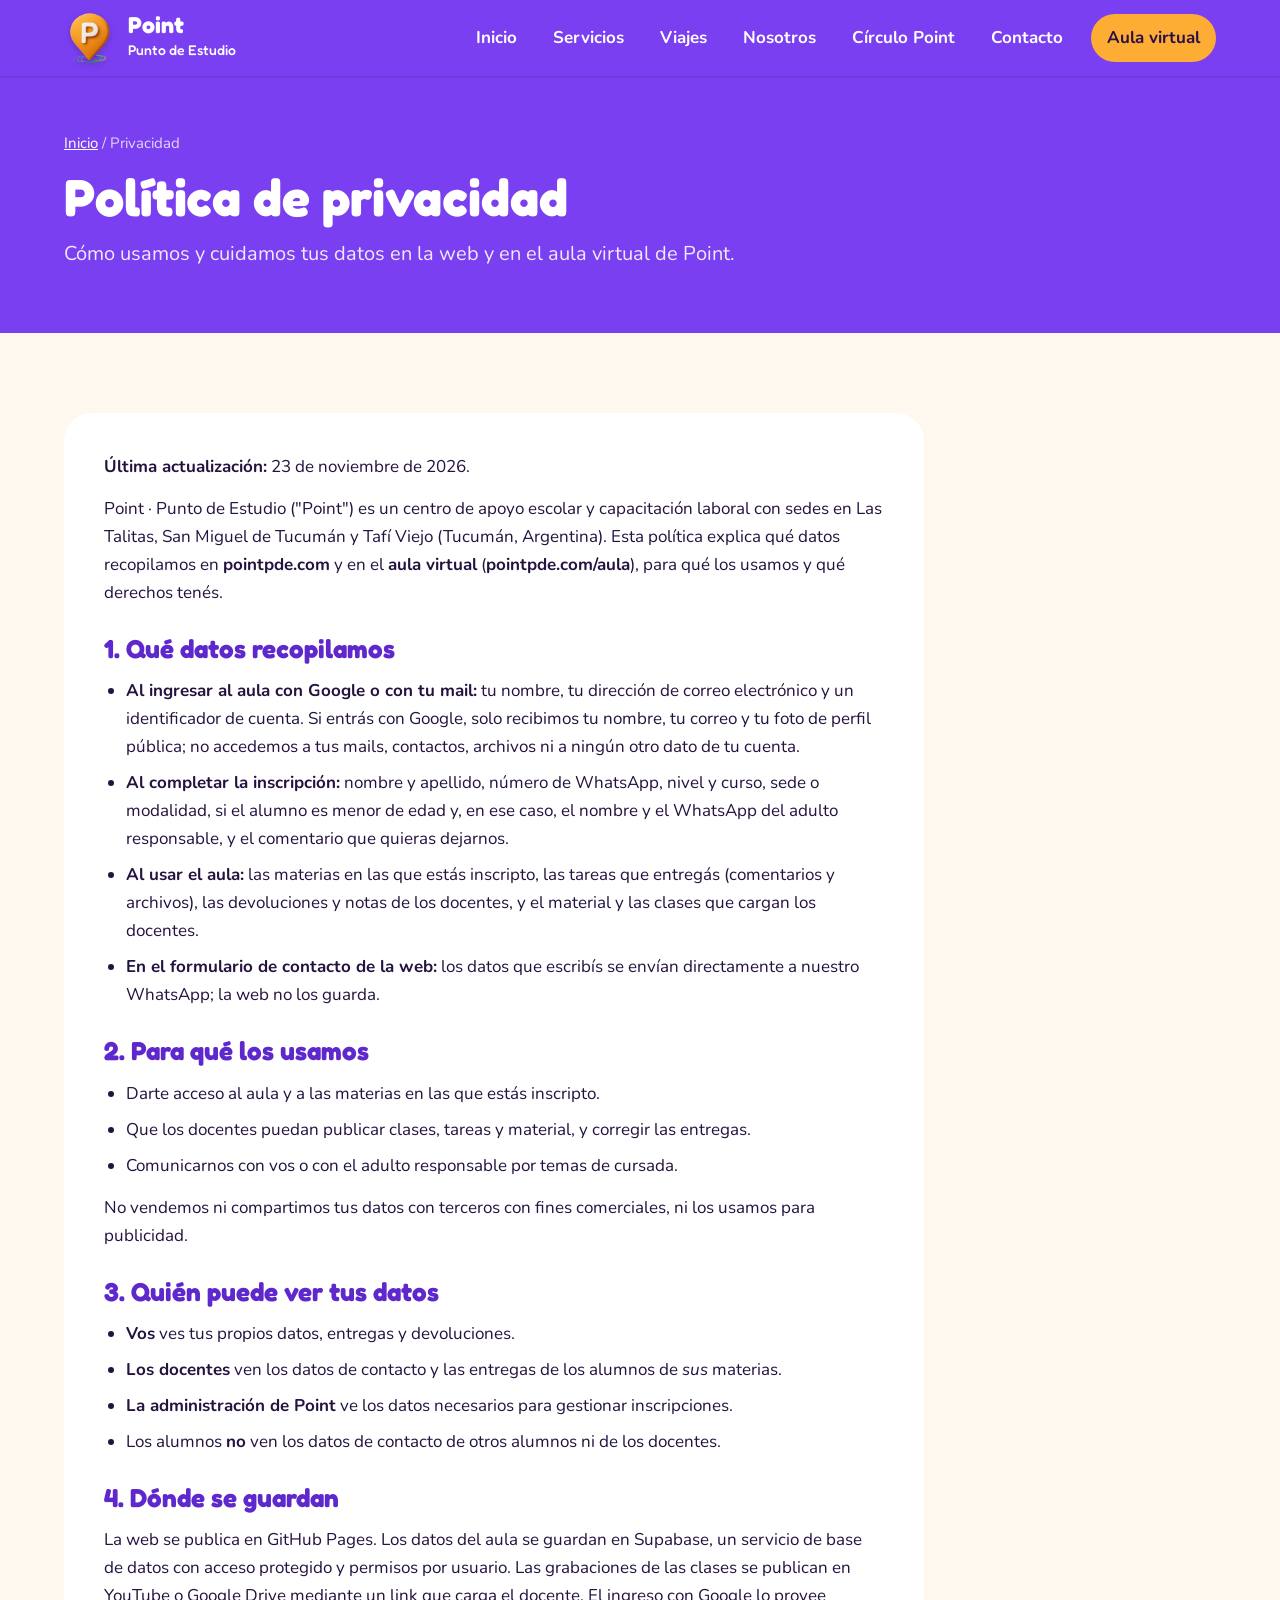
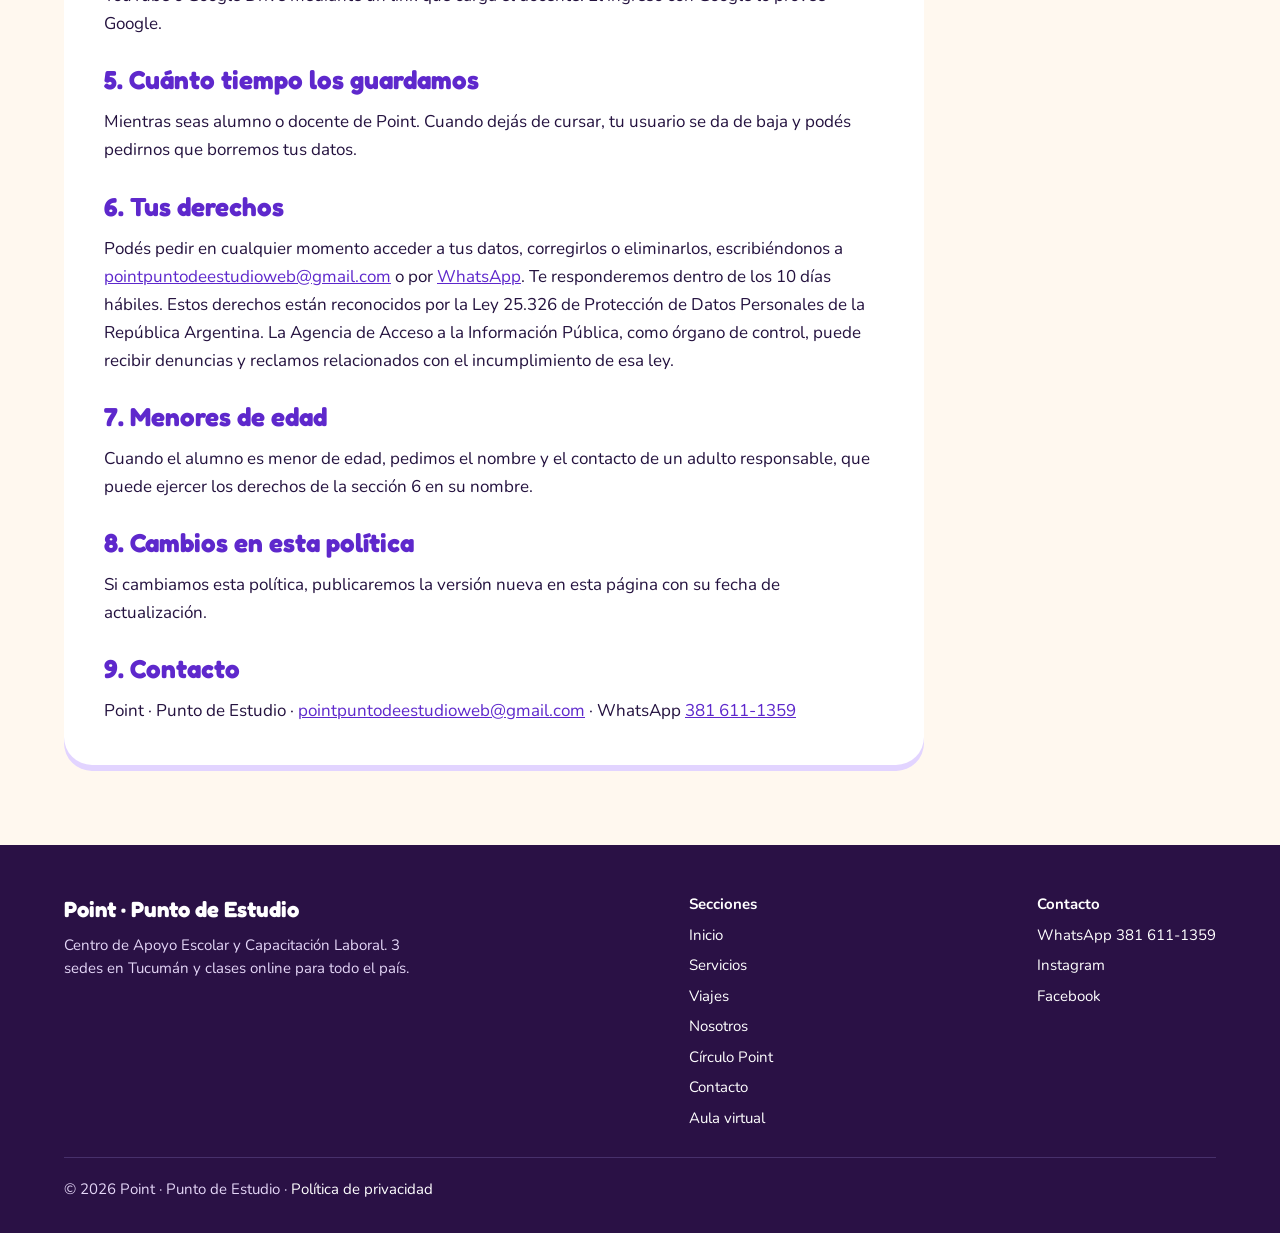
<file: privacidad.html>
<!doctype html>
<html lang="es">
<head>
<meta charset="utf-8">
<meta name="viewport" content="width=device-width, initial-scale=1">

<title>Política de privacidad · Point Punto de Estudio</title>
<meta name="description" content="Cómo Point Punto de Estudio usa y protege los datos de alumnos, familias y docentes.">
<link rel="canonical" href="https://pointpde.com/privacidad.html">
<meta name="theme-color" content="#7B3FF2">
<link rel="icon" type="image/png" href="/favicon.png">
<link rel="apple-touch-icon" href="/logo.png">
<meta property="og:type" content="website">
<meta property="og:locale" content="es_AR">
<meta property="og:site_name" content="Point · Punto de Estudio">
<meta property="og:title" content="Política de privacidad · Point Punto de Estudio">
<meta property="og:description" content="Cómo Point Punto de Estudio usa y protege los datos de alumnos, familias y docentes.">
<meta property="og:url" content="https://pointpde.com/privacidad.html">
<meta property="og:image" content="https://pointpde.com/logo.png">
<meta name="twitter:card" content="summary">
<link rel="preconnect" href="https://fonts.googleapis.com">
<link rel="preconnect" href="https://fonts.gstatic.com" crossorigin>
<link href="https://fonts.googleapis.com/css2?family=Fredoka:wght@500;600;700&family=Nunito:wght@400;600;700;800&display=swap" rel="stylesheet">
<link rel="stylesheet" href="styles.css">
</head>
<body>
<header class="header">
  <div class="wrap">
    <a class="brand" href="index.html"><img src="logo.png" alt="Logo de Point"><span><b>Point</b><small>Punto de Estudio</small></span></a>
    <button class="burger" type="button" aria-label="Abrir menú" aria-expanded="false" aria-controls="menu"><svg aria-hidden="true" width="26" height="26" viewBox="0 0 24 24" fill="none" stroke="currentColor" stroke-width="2" stroke-linecap="round" stroke-linejoin="round"><path d="M4 7h16M4 12h16M4 17h16"/></svg></button>
    <nav class="menu" id="menu" aria-label="Principal"><a href="index.html">Inicio</a><a href="servicios.html">Servicios</a><a href="viajes.html">Viajes</a><a href="nosotros.html">Nosotros</a><a href="circulo.html">Círculo Point</a><a href="contacto.html">Contacto</a><a class="btn-aula" href="aula/">Aula virtual</a></nav>
  </div>
</header>
<main>
<section class="cabecera"><div class="wrap">
  <span class="migas"><a href="index.html">Inicio</a> / Privacidad</span>
  <h1>Política de privacidad</h1><p>Cómo usamos y cuidamos tus datos en la web y en el aula virtual de Point.</p>
</div></section><section class="seccion"><div class="wrap"><div class="caja-legal">
<p><b>Última actualización:</b> 23 de noviembre de 2026.</p>
<p>Point · Punto de Estudio ("Point") es un centro de apoyo escolar y capacitación laboral con sedes en Las Talitas, San Miguel de Tucumán y Tafí Viejo (Tucumán, Argentina). Esta política explica qué datos recopilamos en <b>pointpde.com</b> y en el <b>aula virtual</b> (<b>pointpde.com/aula</b>), para qué los usamos y qué derechos tenés.</p>

<h2>1. Qué datos recopilamos</h2>
<ul>
<li><b>Al ingresar al aula con Google o con tu mail:</b> tu nombre, tu dirección de correo electrónico y un identificador de cuenta. Si entrás con Google, solo recibimos tu nombre, tu correo y tu foto de perfil pública; no accedemos a tus mails, contactos, archivos ni a ningún otro dato de tu cuenta.</li>
<li><b>Al completar la inscripción:</b> nombre y apellido, número de WhatsApp, nivel y curso, sede o modalidad, si el alumno es menor de edad y, en ese caso, el nombre y el WhatsApp del adulto responsable, y el comentario que quieras dejarnos.</li>
<li><b>Al usar el aula:</b> las materias en las que estás inscripto, las tareas que entregás (comentarios y archivos), las devoluciones y notas de los docentes, y el material y las clases que cargan los docentes.</li>
<li><b>En el formulario de contacto de la web:</b> los datos que escribís se envían directamente a nuestro WhatsApp; la web no los guarda.</li>
</ul>

<h2>2. Para qué los usamos</h2>
<ul>
<li>Darte acceso al aula y a las materias en las que estás inscripto.</li>
<li>Que los docentes puedan publicar clases, tareas y material, y corregir las entregas.</li>
<li>Comunicarnos con vos o con el adulto responsable por temas de cursada.</li>
</ul>
<p>No vendemos ni compartimos tus datos con terceros con fines comerciales, ni los usamos para publicidad.</p>

<h2>3. Quién puede ver tus datos</h2>
<ul>
<li><b>Vos</b> ves tus propios datos, entregas y devoluciones.</li>
<li><b>Los docentes</b> ven los datos de contacto y las entregas de los alumnos de <i>sus</i> materias.</li>
<li><b>La administración de Point</b> ve los datos necesarios para gestionar inscripciones.</li>
<li>Los alumnos <b>no</b> ven los datos de contacto de otros alumnos ni de los docentes.</li>
</ul>

<h2>4. Dónde se guardan</h2>
<p>La web se publica en GitHub Pages. Los datos del aula se guardan en Supabase, un servicio de base de datos con acceso protegido y permisos por usuario. Las grabaciones de las clases se publican en YouTube o Google Drive mediante un link que carga el docente. El ingreso con Google lo provee Google.</p>

<h2>5. Cuánto tiempo los guardamos</h2>
<p>Mientras seas alumno o docente de Point. Cuando dejás de cursar, tu usuario se da de baja y podés pedirnos que borremos tus datos.</p>

<h2>6. Tus derechos</h2>
<p>Podés pedir en cualquier momento acceder a tus datos, corregirlos o eliminarlos, escribiéndonos a <a href="mailto:pointpuntodeestudioweb@gmail.com">pointpuntodeestudioweb@gmail.com</a> o por <a href="https://wa.me/5493816111359">WhatsApp</a>. Te responderemos dentro de los 10 días hábiles. Estos derechos están reconocidos por la Ley 25.326 de Protección de Datos Personales de la República Argentina. La Agencia de Acceso a la Información Pública, como órgano de control, puede recibir denuncias y reclamos relacionados con el incumplimiento de esa ley.</p>

<h2>7. Menores de edad</h2>
<p>Cuando el alumno es menor de edad, pedimos el nombre y el contacto de un adulto responsable, que puede ejercer los derechos de la sección 6 en su nombre.</p>

<h2>8. Cambios en esta política</h2>
<p>Si cambiamos esta política, publicaremos la versión nueva en esta página con su fecha de actualización.</p>

<h2>9. Contacto</h2>
<p>Point · Punto de Estudio · <a href="mailto:pointpuntodeestudioweb@gmail.com">pointpuntodeestudioweb@gmail.com</a> · WhatsApp <a href="https://wa.me/5493816111359">381 611-1359</a></p>
</div></div></section>
</main>
<footer class="footer">
  <div class="wrap">
    <div class="cols">
      <div style="max-width:360px;display:flex;flex-direction:column;gap:8px">
        <b style="font-family:'Fredoka',sans-serif;font-size:22px">Point · Punto de Estudio</b>
        <span>Centro de Apoyo Escolar y Capacitación Laboral. 3 sedes en Tucumán y clases online para todo el país.</span>
      </div>
      <nav aria-label="Secciones"><b>Secciones</b><a href="index.html">Inicio</a><a href="servicios.html">Servicios</a><a href="viajes.html">Viajes</a><a href="nosotros.html">Nosotros</a><a href="circulo.html">Círculo Point</a><a href="contacto.html">Contacto</a><a href="aula.html">Aula virtual</a></nav>
      <nav aria-label="Contacto"><b>Contacto</b><a href="https://wa.me/5493816111359">WhatsApp 381 611-1359</a><a href="https://www.instagram.com/pointpuntodeestudio">Instagram</a><a href="https://www.facebook.com/point.puntodeestudio.5">Facebook</a></nav>
    </div>
    <div class="copy">© 2026 Point · Punto de Estudio · <a href="privacidad.html">Política de privacidad</a></div>
  </div>
</footer>
<script src="main.js"></script>
</body>
</html>
</file>
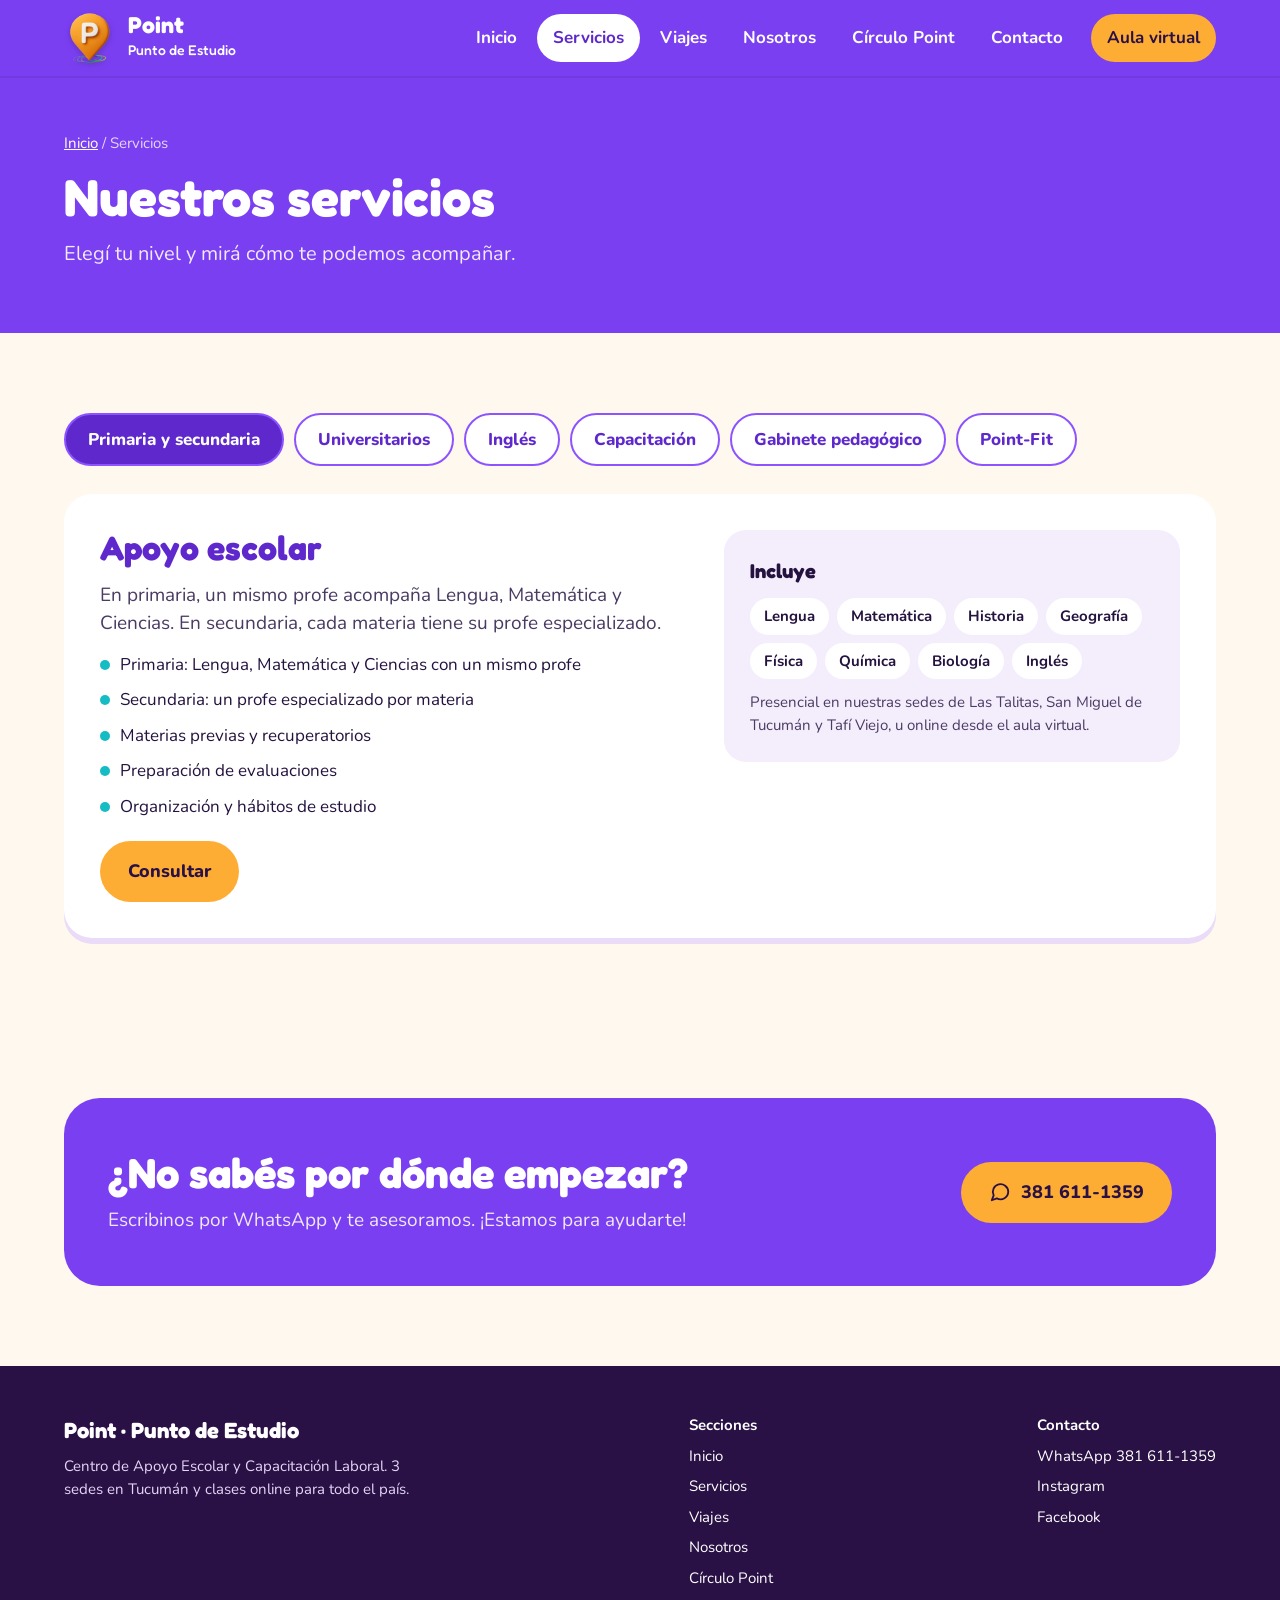
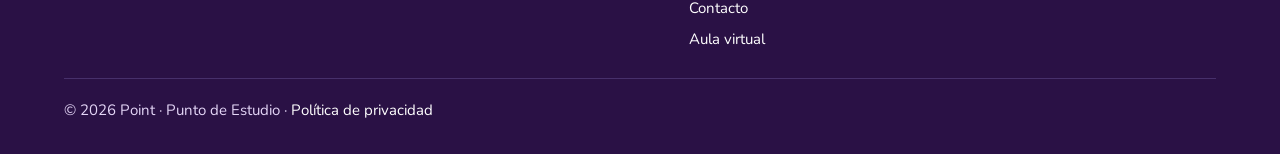
<file: servicios.html>
<!doctype html>
<html lang="es">
<head>
<meta charset="utf-8">
<meta name="viewport" content="width=device-width, initial-scale=1">

<title>Servicios · Point Punto de Estudio</title>
<meta name="description" content="Apoyo escolar, tutorías universitarias, inglés y capacitación para adultos.">
<link rel="canonical" href="https://pointpde.com/servicios.html">
<meta name="theme-color" content="#7B3FF2">
<link rel="icon" type="image/png" href="/favicon.png">
<link rel="apple-touch-icon" href="/logo.png">
<meta property="og:type" content="website">
<meta property="og:locale" content="es_AR">
<meta property="og:site_name" content="Point · Punto de Estudio">
<meta property="og:title" content="Servicios · Point Punto de Estudio">
<meta property="og:description" content="Apoyo escolar, tutorías universitarias, inglés y capacitación para adultos.">
<meta property="og:url" content="https://pointpde.com/servicios.html">
<meta property="og:image" content="https://pointpde.com/logo.png">
<meta name="twitter:card" content="summary">
<link rel="preconnect" href="https://fonts.googleapis.com">
<link rel="preconnect" href="https://fonts.gstatic.com" crossorigin>
<link href="https://fonts.googleapis.com/css2?family=Fredoka:wght@500;600;700&family=Nunito:wght@400;600;700;800&display=swap" rel="stylesheet">
<link rel="stylesheet" href="styles.css">
</head>
<body>
<header class="header">
  <div class="wrap">
    <a class="brand" href="index.html"><img src="logo.png" alt="Logo de Point"><span><b>Point</b><small>Punto de Estudio</small></span></a>
    <button class="burger" type="button" aria-label="Abrir menú" aria-expanded="false" aria-controls="menu"><svg aria-hidden="true" width="26" height="26" viewBox="0 0 24 24" fill="none" stroke="currentColor" stroke-width="2" stroke-linecap="round" stroke-linejoin="round"><path d="M4 7h16M4 12h16M4 17h16"/></svg></button>
    <nav class="menu" id="menu" aria-label="Principal"><a href="index.html">Inicio</a><a href="servicios.html" class="activo" aria-current="page">Servicios</a><a href="viajes.html">Viajes</a><a href="nosotros.html">Nosotros</a><a href="circulo.html">Círculo Point</a><a href="contacto.html">Contacto</a><a class="btn-aula" href="aula/">Aula virtual</a></nav>
  </div>
</header>
<main>
<section class="cabecera"><div class="wrap">
  <span class="migas"><a href="index.html">Inicio</a> / Servicios</span>
  <h1>Nuestros servicios</h1><p>Elegí tu nivel y mirá cómo te podemos acompañar.</p>
</div></section><section class="seccion"><div class="wrap" data-tabs>
  <div class="tabs" role="tablist" aria-label="Niveles"><button class="tab" type="button" role="tab" id="t-escolar" aria-controls="p-escolar" aria-selected="true" tabindex="0">Primaria y secundaria</button><button class="tab" type="button" role="tab" id="t-universitario" aria-controls="p-universitario" aria-selected="false" tabindex="-1">Universitarios</button><button class="tab" type="button" role="tab" id="t-ingles" aria-controls="p-ingles" aria-selected="false" tabindex="-1">Inglés</button><button class="tab" type="button" role="tab" id="t-adultos" aria-controls="p-adultos" aria-selected="false" tabindex="-1">Capacitación</button><button class="tab" type="button" role="tab" id="t-gabinete" aria-controls="p-gabinete" aria-selected="false" tabindex="-1">Gabinete pedagógico</button><button class="tab" type="button" role="tab" id="t-pointfit" aria-controls="p-pointfit" aria-selected="false" tabindex="-1">Point-Fit</button></div>
  <div class="panel" role="tabpanel" id="p-escolar" aria-labelledby="t-escolar">
  <div class="detalle">
    <div class="info"><h3>Apoyo escolar</h3><p style="font-size:19px;color:var(--suave)">En primaria, un mismo profe acompaña Lengua, Matemática y Ciencias. En secundaria, cada materia tiene su profe especializado.</p><ul><li>Primaria: Lengua, Matemática y Ciencias con un mismo profe</li><li>Secundaria: un profe especializado por materia</li><li>Materias previas y recuperatorios</li><li>Preparación de evaluaciones</li><li>Organización y hábitos de estudio</li></ul>
      <div class="acciones" style="margin-top:8px"><a class="btn btn-naranja" href="contacto.html?nivel=escolar">Consultar</a></div></div>
    <div class="lateral"><b>Incluye</b><div class="tags"><span>Lengua</span><span>Matemática</span><span>Historia</span><span>Geografía</span><span>Física</span><span>Química</span><span>Biología</span><span>Inglés</span></div>
      <p style="color:var(--suave);font-size:15px">Presencial en nuestras sedes de Las Talitas, San Miguel de Tucumán y Tafí Viejo, u online desde el aula virtual.</p></div>
  </div>
</div><div class="panel" role="tabpanel" id="p-universitario" aria-labelledby="t-universitario" hidden>
  <div class="detalle">
    <div class="info"><h3>Tutorías universitarias</h3><p style="font-size:19px;color:var(--suave)">Tutorías personalizadas para avanzar con las materias de la facultad y preparar ingresos.</p><ul><li>Tutorías por materia</li><li>Preparación de parciales y finales</li><li>Cursos de ingreso</li><li>Acompañamiento a tu ritmo</li></ul>
      <div class="acciones" style="margin-top:8px"><a class="btn btn-naranja" href="contacto.html?nivel=universitario">Consultar</a></div></div>
    <div class="lateral"><b>Incluye</b><div class="tags"><span>Lengua y literatura</span><span>Matemática</span><span>Inglés</span><span>Contabilidad</span></div>
      <p style="color:var(--suave);font-size:15px">Presencial en nuestras sedes de Las Talitas, San Miguel de Tucumán y Tafí Viejo, u online desde el aula virtual.</p></div>
  </div>
</div><div class="panel" role="tabpanel" id="p-ingles" aria-labelledby="t-ingles" hidden>
  <div class="detalle">
    <div class="info"><h3>Inglés</h3><p style="font-size:19px;color:var(--suave)">Cursos, diplomaturas y talleres para todas las edades y objetivos.</p><ul><li>Cursos de inglés con certificado nacional e internacional</li><li>Diplomaturas en inglés: turismo, enfermería y contabilidad</li><li>Taller de fonética</li></ul>
      <div class="acciones" style="margin-top:8px"><a class="btn btn-naranja" href="contacto.html?nivel=ingles">Consultar</a></div></div>
    <div class="lateral"><b>Incluye</b><div class="tags"><span>Certificado nacional</span><span>Certificado internacional</span><span>Turismo</span><span>Enfermería</span><span>Contabilidad</span><span>Fonética</span></div>
      <p style="color:var(--suave);font-size:15px">Presencial en nuestras sedes de Las Talitas, San Miguel de Tucumán y Tafí Viejo, u online desde el aula virtual.</p></div>
  </div>
</div><div class="panel" role="tabpanel" id="p-adultos" aria-labelledby="t-adultos" hidden>
  <div class="detalle">
    <div class="info"><h3>Capacitación laboral</h3><p style="font-size:19px;color:var(--suave)">Cursos para sumar herramientas, emprender o conseguir trabajo.</p><ul><li>Contabilidad para emprendedores</li><li>Programación</li><li>Inglés para programadores</li><li>Belleza de uñas</li><li>Capacitación integral para camareros</li><li>Diplomatura en Inglés con orientación al Turismo</li><li>Diplomatura en Inglés para enfermería</li></ul>
      <div class="acciones" style="margin-top:8px"><a class="btn btn-naranja" href="contacto.html?nivel=adultos">Consultar</a></div></div>
    <div class="lateral"><b>Incluye</b><div class="tags"><span>Emprendedores</span><span>Tecnología</span><span>Idiomas</span><span>Oficios</span></div>
      <p style="color:var(--suave);font-size:15px">Presencial en nuestras sedes de Las Talitas, San Miguel de Tucumán y Tafí Viejo, u online desde el aula virtual.</p></div>
  </div>
</div><div class="panel" role="tabpanel" id="p-gabinete" aria-labelledby="t-gabinete" hidden>
  <div class="detalle">
    <div class="info"><h3>Gabinete pedagógico</h3><p style="font-size:19px;color:var(--suave)">Un equipo interdisciplinario que acompaña a alumnos y familias cuando aprender cuesta un poco más.</p><ul><li>Pedagoga</li><li>Psicóloga</li><li>Fonoaudióloga</li><li>Trabajo en conjunto con los profes de cada alumno</li></ul>
      <div class="acciones" style="margin-top:8px"><a class="btn btn-naranja" href="contacto.html?nivel=gabinete">Consultar</a></div></div>
    <div class="lateral"><b>Incluye</b><div class="tags"><span>Primaria</span><span>Secundaria</span><span>Familias</span></div>
      <p style="color:var(--suave);font-size:15px">Presencial en nuestras sedes de Las Talitas, San Miguel de Tucumán y Tafí Viejo, u online desde el aula virtual.</p></div>
  </div>
</div><div class="panel" role="tabpanel" id="p-pointfit" aria-labelledby="t-pointfit" hidden>
  <div class="detalle">
    <div class="info"><h3>Point-Fit</h3><p style="font-size:19px;color:var(--suave)">Entrenamiento funcional para adultos, online y desde tu casa.</p><ul><li>Clases virtuales: entrenás desde tu casa</li><li>Más energía</li><li>Mejor movilidad</li></ul>
      <div class="acciones" style="margin-top:8px"><a class="btn btn-naranja" href="contacto.html?nivel=pointfit">Consultar</a></div></div>
    <div class="lateral"><b>Incluye</b><div class="tags"><span>Adultos</span><span>Online</span></div>
      <p style="color:var(--suave);font-size:15px">Clases 100% online, desde donde estés.</p></div>
  </div>
</div>
</div></section><section class="cta"><div class="wrap"><div class="caja">
  <div><h2>¿No sabés por dónde empezar?</h2><p>Escribinos por WhatsApp y te asesoramos. ¡Estamos para ayudarte!</p></div>
  <a class="btn btn-naranja" href="https://wa.me/5493816111359"><svg aria-hidden="true" width="22" height="22" viewBox="0 0 24 24" fill="none" stroke="currentColor" stroke-width="2" stroke-linecap="round" stroke-linejoin="round"><path d="M21 11.5a8.4 8.4 0 0 1-12.4 7.4L3 21l2.1-5.4A8.4 8.4 0 1 1 21 11.5z"/></svg> 381 611-1359</a>
</div></div></section>
</main>
<footer class="footer">
  <div class="wrap">
    <div class="cols">
      <div style="max-width:360px;display:flex;flex-direction:column;gap:8px">
        <b style="font-family:'Fredoka',sans-serif;font-size:22px">Point · Punto de Estudio</b>
        <span>Centro de Apoyo Escolar y Capacitación Laboral. 3 sedes en Tucumán y clases online para todo el país.</span>
      </div>
      <nav aria-label="Secciones"><b>Secciones</b><a href="index.html">Inicio</a><a href="servicios.html">Servicios</a><a href="viajes.html">Viajes</a><a href="nosotros.html">Nosotros</a><a href="circulo.html">Círculo Point</a><a href="contacto.html">Contacto</a><a href="aula.html">Aula virtual</a></nav>
      <nav aria-label="Contacto"><b>Contacto</b><a href="https://wa.me/5493816111359">WhatsApp 381 611-1359</a><a href="https://www.instagram.com/pointpuntodeestudio">Instagram</a><a href="https://www.facebook.com/point.puntodeestudio.5">Facebook</a></nav>
    </div>
    <div class="copy">© 2026 Point · Punto de Estudio · <a href="privacidad.html">Política de privacidad</a></div>
  </div>
</footer>
<script src="main.js"></script>
</body>
</html>
</file>
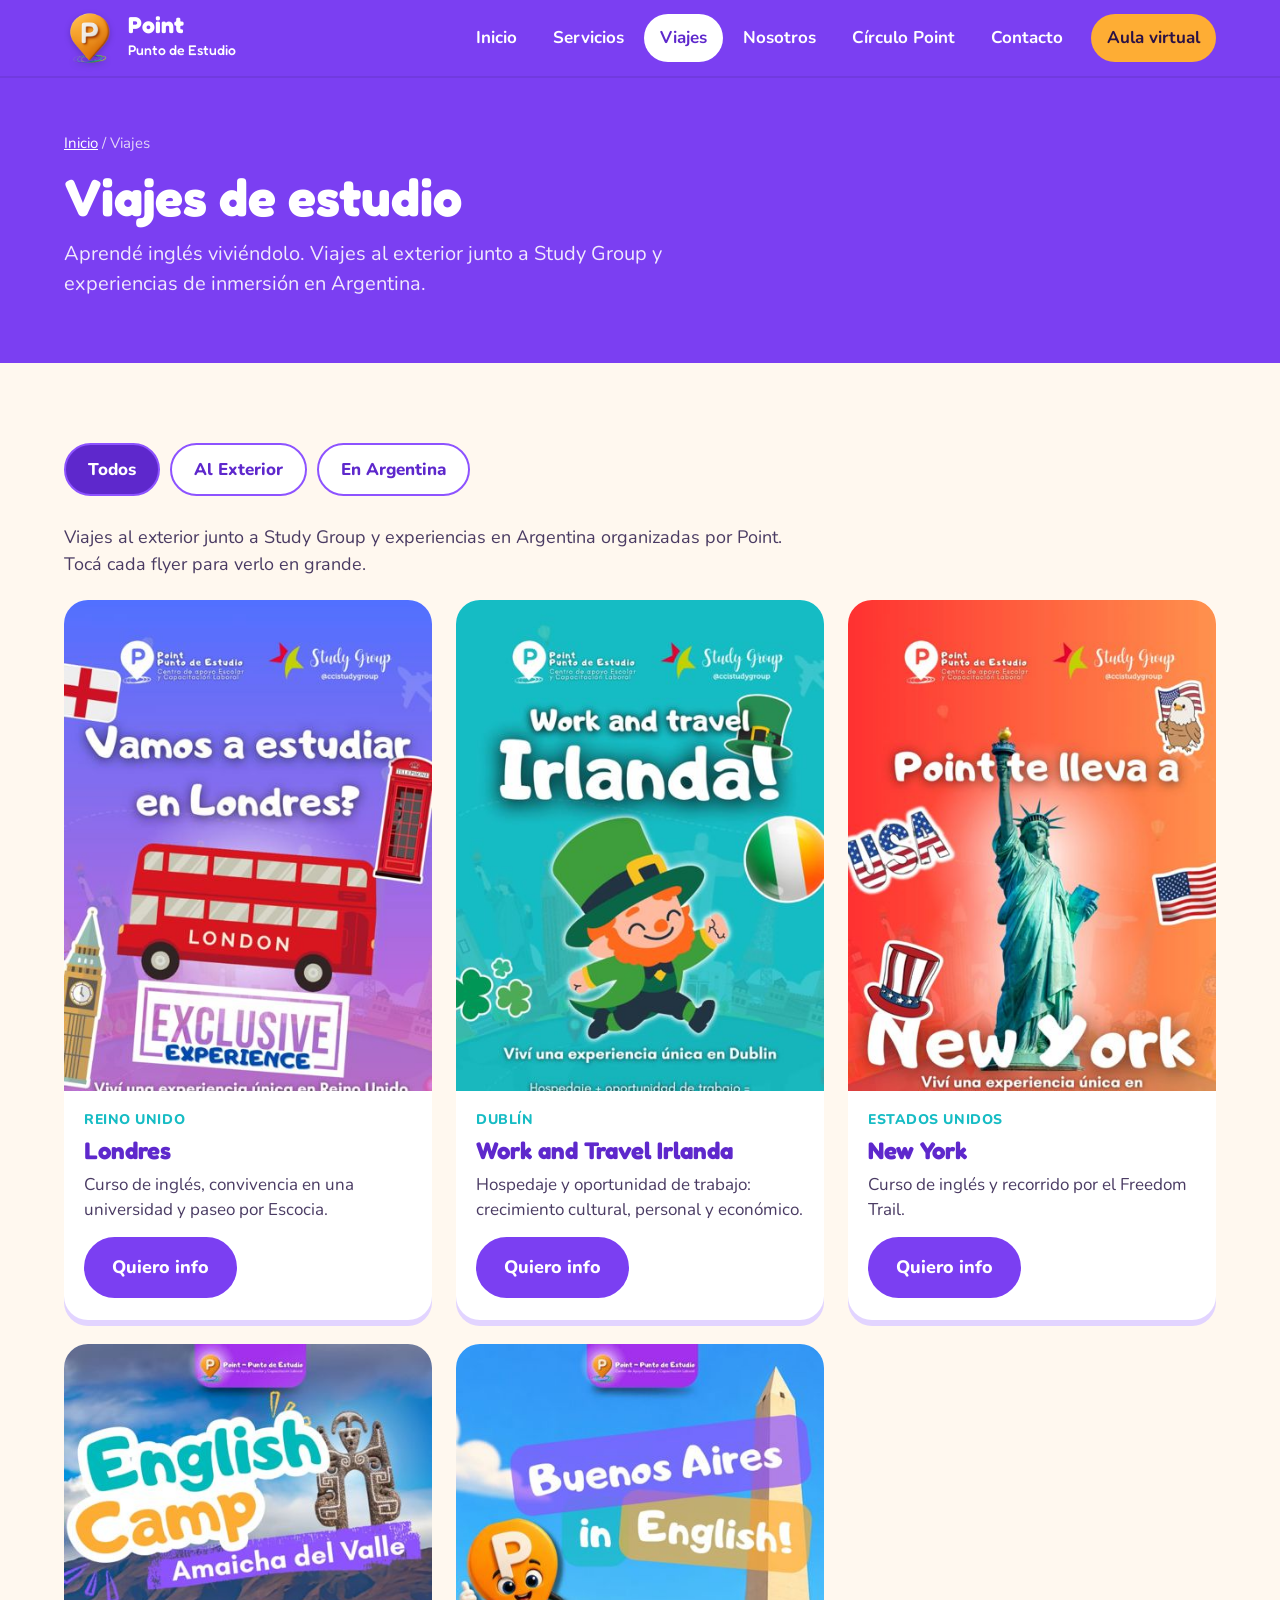
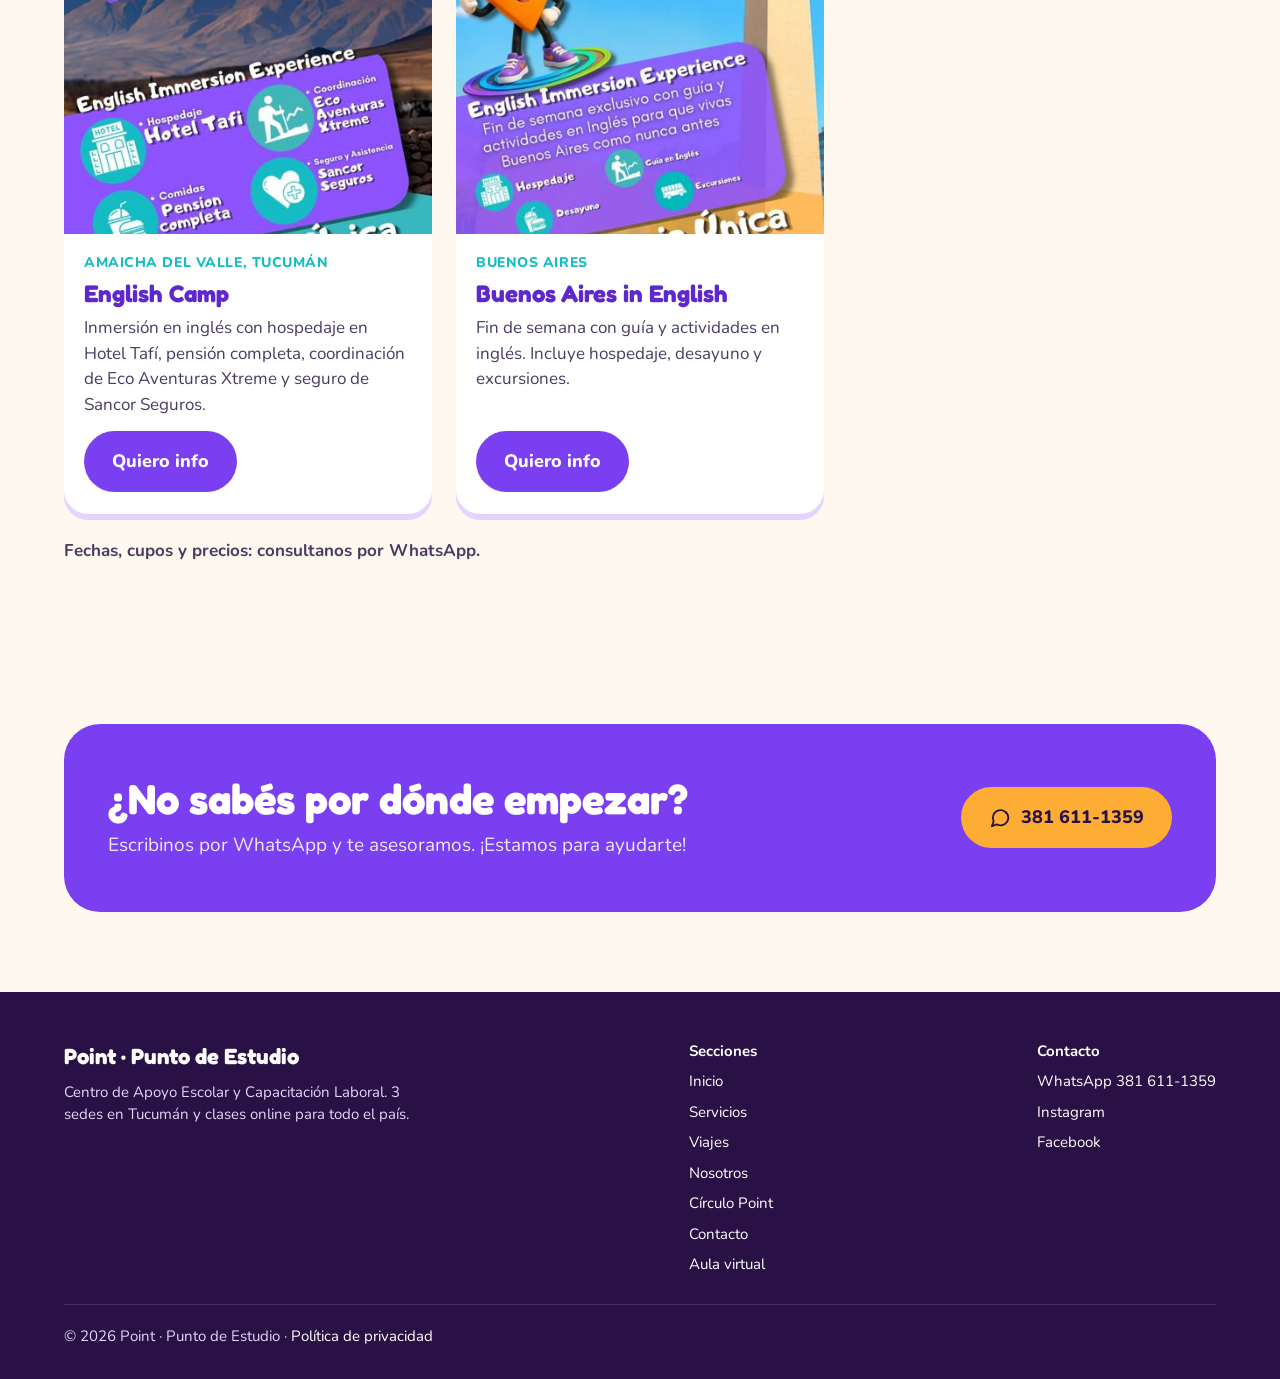
<file: viajes.html>
<!doctype html>
<html lang="es">
<head>
<meta charset="utf-8">
<meta name="viewport" content="width=device-width, initial-scale=1">

<title>Viajes de estudio · Point Punto de Estudio</title>
<meta name="description" content="Viajes de estudio de Point: Londres, Irlanda, New York, Buenos Aires in English y English Camp en Amaicha del Valle.">
<link rel="canonical" href="https://pointpde.com/viajes.html">
<meta name="theme-color" content="#7B3FF2">
<link rel="icon" type="image/png" href="/favicon.png">
<link rel="apple-touch-icon" href="/logo.png">
<meta property="og:type" content="website">
<meta property="og:locale" content="es_AR">
<meta property="og:site_name" content="Point · Punto de Estudio">
<meta property="og:title" content="Viajes de estudio · Point Punto de Estudio">
<meta property="og:description" content="Viajes de estudio de Point: Londres, Irlanda, New York, Buenos Aires in English y English Camp en Amaicha del Valle.">
<meta property="og:url" content="https://pointpde.com/viajes.html">
<meta property="og:image" content="https://pointpde.com/logo.png">
<meta name="twitter:card" content="summary">
<link rel="preconnect" href="https://fonts.googleapis.com">
<link rel="preconnect" href="https://fonts.gstatic.com" crossorigin>
<link href="https://fonts.googleapis.com/css2?family=Fredoka:wght@500;600;700&family=Nunito:wght@400;600;700;800&display=swap" rel="stylesheet">
<link rel="stylesheet" href="styles.css">
</head>
<body>
<header class="header">
  <div class="wrap">
    <a class="brand" href="index.html"><img src="logo.png" alt="Logo de Point"><span><b>Point</b><small>Punto de Estudio</small></span></a>
    <button class="burger" type="button" aria-label="Abrir menú" aria-expanded="false" aria-controls="menu"><svg aria-hidden="true" width="26" height="26" viewBox="0 0 24 24" fill="none" stroke="currentColor" stroke-width="2" stroke-linecap="round" stroke-linejoin="round"><path d="M4 7h16M4 12h16M4 17h16"/></svg></button>
    <nav class="menu" id="menu" aria-label="Principal"><a href="index.html">Inicio</a><a href="servicios.html">Servicios</a><a href="viajes.html" class="activo" aria-current="page">Viajes</a><a href="nosotros.html">Nosotros</a><a href="circulo.html">Círculo Point</a><a href="contacto.html">Contacto</a><a class="btn-aula" href="aula/">Aula virtual</a></nav>
  </div>
</header>
<main>
<section class="cabecera"><div class="wrap">
  <span class="migas"><a href="index.html">Inicio</a> / Viajes</span>
  <h1>Viajes de estudio</h1><p>Aprendé inglés viviéndolo. Viajes al exterior junto a Study Group y experiencias de inmersión en Argentina.</p>
</div></section><section class="seccion"><div class="wrap" data-tabs>
  <div class="tabs" role="tablist" aria-label="Tipo de viaje">
    <button class="tab" type="button" role="tab" id="t-todos" aria-controls="p-todos" aria-selected="true" tabindex="0">Todos</button>
    <button class="tab" type="button" role="tab" id="t-internacionales" aria-controls="p-internacionales" aria-selected="false" tabindex="-1">Al Exterior</button>
    <button class="tab" type="button" role="tab" id="t-nacionales" aria-controls="p-nacionales" aria-selected="false" tabindex="-1">En Argentina</button>
  </div>
  <div class="panel" role="tabpanel" id="p-todos" aria-labelledby="t-todos">
    <p class="intro-panel">Viajes al exterior junto a Study Group y experiencias en Argentina organizadas por Point. Tocá cada flyer para verlo en grande.</p>
    <div class="viajes"><article class="viaje">
  <button type="button" class="beneficio" data-full="viajes/londres.jpg" data-alt="Londres · Reino Unido"><img src="viajes/londres-mini.jpg" alt="Flyer del viaje Londres" width="420" height="747" loading="lazy"></button>
  <div class="viaje-txt"><span class="lugar">Reino Unido</span><h3>Londres</h3><p>Curso de inglés, convivencia en una universidad y paseo por Escocia.</p>
  <a class="btn btn-violeta" href="https://wa.me/5493816111359?text=%C2%A1Hola%21%20Quiero%20info%20del%20viaje%3A%20Londres" target="_blank" rel="noopener">Quiero info</a></div>
</article><article class="viaje">
  <button type="button" class="beneficio" data-full="viajes/irlanda.jpg" data-alt="Work and Travel Irlanda · Dublín"><img src="viajes/irlanda-mini.jpg" alt="Flyer del viaje Work and Travel Irlanda" width="420" height="747" loading="lazy"></button>
  <div class="viaje-txt"><span class="lugar">Dublín</span><h3>Work and Travel Irlanda</h3><p>Hospedaje y oportunidad de trabajo: crecimiento cultural, personal y económico.</p>
  <a class="btn btn-violeta" href="https://wa.me/5493816111359?text=%C2%A1Hola%21%20Quiero%20info%20del%20viaje%3A%20Work%20and%20Travel%20Irlanda" target="_blank" rel="noopener">Quiero info</a></div>
</article><article class="viaje">
  <button type="button" class="beneficio" data-full="viajes/nueva-york.jpg" data-alt="New York · Estados Unidos"><img src="viajes/nueva-york-mini.jpg" alt="Flyer del viaje New York" width="420" height="747" loading="lazy"></button>
  <div class="viaje-txt"><span class="lugar">Estados Unidos</span><h3>New York</h3><p>Curso de inglés y recorrido por el Freedom Trail.</p>
  <a class="btn btn-violeta" href="https://wa.me/5493816111359?text=%C2%A1Hola%21%20Quiero%20info%20del%20viaje%3A%20New%20York" target="_blank" rel="noopener">Quiero info</a></div>
</article><article class="viaje">
  <button type="button" class="beneficio" data-full="viajes/amaicha.jpg" data-alt="English Camp · Amaicha del Valle, Tucumán"><img src="viajes/amaicha-mini.jpg" alt="Flyer del viaje English Camp" width="420" height="747" loading="lazy"></button>
  <div class="viaje-txt"><span class="lugar">Amaicha del Valle, Tucumán</span><h3>English Camp</h3><p>Inmersión en inglés con hospedaje en Hotel Tafí, pensión completa, coordinación de Eco Aventuras Xtreme y seguro de Sancor Seguros.</p>
  <a class="btn btn-violeta" href="https://wa.me/5493816111359?text=%C2%A1Hola%21%20Quiero%20info%20del%20viaje%3A%20English%20Camp" target="_blank" rel="noopener">Quiero info</a></div>
</article><article class="viaje">
  <button type="button" class="beneficio" data-full="viajes/buenos-aires.jpg" data-alt="Buenos Aires in English · Buenos Aires"><img src="viajes/buenos-aires-mini.jpg" alt="Flyer del viaje Buenos Aires in English" width="420" height="747" loading="lazy"></button>
  <div class="viaje-txt"><span class="lugar">Buenos Aires</span><h3>Buenos Aires in English</h3><p>Fin de semana con guía y actividades en inglés. Incluye hospedaje, desayuno y excursiones.</p>
  <a class="btn btn-violeta" href="https://wa.me/5493816111359?text=%C2%A1Hola%21%20Quiero%20info%20del%20viaje%3A%20Buenos%20Aires%20in%20English" target="_blank" rel="noopener">Quiero info</a></div>
</article></div>
  </div>
  <div class="panel" role="tabpanel" id="p-internacionales" aria-labelledby="t-internacionales" hidden>
    <p class="intro-panel">Junto a Study Group. Tocá cada flyer para verlo en grande.</p>
    <div class="viajes"><article class="viaje">
  <button type="button" class="beneficio" data-full="viajes/londres.jpg" data-alt="Londres · Reino Unido"><img src="viajes/londres-mini.jpg" alt="Flyer del viaje Londres" width="420" height="747" loading="lazy"></button>
  <div class="viaje-txt"><span class="lugar">Reino Unido</span><h3>Londres</h3><p>Curso de inglés, convivencia en una universidad y paseo por Escocia.</p>
  <a class="btn btn-violeta" href="https://wa.me/5493816111359?text=%C2%A1Hola%21%20Quiero%20info%20del%20viaje%3A%20Londres" target="_blank" rel="noopener">Quiero info</a></div>
</article><article class="viaje">
  <button type="button" class="beneficio" data-full="viajes/irlanda.jpg" data-alt="Work and Travel Irlanda · Dublín"><img src="viajes/irlanda-mini.jpg" alt="Flyer del viaje Work and Travel Irlanda" width="420" height="747" loading="lazy"></button>
  <div class="viaje-txt"><span class="lugar">Dublín</span><h3>Work and Travel Irlanda</h3><p>Hospedaje y oportunidad de trabajo: crecimiento cultural, personal y económico.</p>
  <a class="btn btn-violeta" href="https://wa.me/5493816111359?text=%C2%A1Hola%21%20Quiero%20info%20del%20viaje%3A%20Work%20and%20Travel%20Irlanda" target="_blank" rel="noopener">Quiero info</a></div>
</article><article class="viaje">
  <button type="button" class="beneficio" data-full="viajes/nueva-york.jpg" data-alt="New York · Estados Unidos"><img src="viajes/nueva-york-mini.jpg" alt="Flyer del viaje New York" width="420" height="747" loading="lazy"></button>
  <div class="viaje-txt"><span class="lugar">Estados Unidos</span><h3>New York</h3><p>Curso de inglés y recorrido por el Freedom Trail.</p>
  <a class="btn btn-violeta" href="https://wa.me/5493816111359?text=%C2%A1Hola%21%20Quiero%20info%20del%20viaje%3A%20New%20York" target="_blank" rel="noopener">Quiero info</a></div>
</article></div>
  </div>
  <div class="panel" role="tabpanel" id="p-nacionales" aria-labelledby="t-nacionales" hidden>
    <p class="intro-panel">Experiencias de inmersión en inglés, organizadas por Point. Tocá cada flyer para verlo en grande.</p>
    <div class="viajes"><article class="viaje">
  <button type="button" class="beneficio" data-full="viajes/amaicha.jpg" data-alt="English Camp · Amaicha del Valle, Tucumán"><img src="viajes/amaicha-mini.jpg" alt="Flyer del viaje English Camp" width="420" height="747" loading="lazy"></button>
  <div class="viaje-txt"><span class="lugar">Amaicha del Valle, Tucumán</span><h3>English Camp</h3><p>Inmersión en inglés con hospedaje en Hotel Tafí, pensión completa, coordinación de Eco Aventuras Xtreme y seguro de Sancor Seguros.</p>
  <a class="btn btn-violeta" href="https://wa.me/5493816111359?text=%C2%A1Hola%21%20Quiero%20info%20del%20viaje%3A%20English%20Camp" target="_blank" rel="noopener">Quiero info</a></div>
</article><article class="viaje">
  <button type="button" class="beneficio" data-full="viajes/buenos-aires.jpg" data-alt="Buenos Aires in English · Buenos Aires"><img src="viajes/buenos-aires-mini.jpg" alt="Flyer del viaje Buenos Aires in English" width="420" height="747" loading="lazy"></button>
  <div class="viaje-txt"><span class="lugar">Buenos Aires</span><h3>Buenos Aires in English</h3><p>Fin de semana con guía y actividades en inglés. Incluye hospedaje, desayuno y excursiones.</p>
  <a class="btn btn-violeta" href="https://wa.me/5493816111359?text=%C2%A1Hola%21%20Quiero%20info%20del%20viaje%3A%20Buenos%20Aires%20in%20English" target="_blank" rel="noopener">Quiero info</a></div>
</article></div>
  </div>
  <p class="nota-viajes">Fechas, cupos y precios: consultanos por WhatsApp.</p>
</div></section>
<dialog class="visor" id="visor" aria-label="Flyer ampliado">
  <button type="button" class="cerrar" aria-label="Cerrar">×</button>
  <img alt="">
  <p></p>
</dialog>
<section class="cta"><div class="wrap"><div class="caja">
  <div><h2>¿No sabés por dónde empezar?</h2><p>Escribinos por WhatsApp y te asesoramos. ¡Estamos para ayudarte!</p></div>
  <a class="btn btn-naranja" href="https://wa.me/5493816111359"><svg aria-hidden="true" width="22" height="22" viewBox="0 0 24 24" fill="none" stroke="currentColor" stroke-width="2" stroke-linecap="round" stroke-linejoin="round"><path d="M21 11.5a8.4 8.4 0 0 1-12.4 7.4L3 21l2.1-5.4A8.4 8.4 0 1 1 21 11.5z"/></svg> 381 611-1359</a>
</div></div></section>
</main>
<footer class="footer">
  <div class="wrap">
    <div class="cols">
      <div style="max-width:360px;display:flex;flex-direction:column;gap:8px">
        <b style="font-family:'Fredoka',sans-serif;font-size:22px">Point · Punto de Estudio</b>
        <span>Centro de Apoyo Escolar y Capacitación Laboral. 3 sedes en Tucumán y clases online para todo el país.</span>
      </div>
      <nav aria-label="Secciones"><b>Secciones</b><a href="index.html">Inicio</a><a href="servicios.html">Servicios</a><a href="viajes.html">Viajes</a><a href="nosotros.html">Nosotros</a><a href="circulo.html">Círculo Point</a><a href="contacto.html">Contacto</a><a href="aula.html">Aula virtual</a></nav>
      <nav aria-label="Contacto"><b>Contacto</b><a href="https://wa.me/5493816111359">WhatsApp 381 611-1359</a><a href="https://www.instagram.com/pointpuntodeestudio">Instagram</a><a href="https://www.facebook.com/point.puntodeestudio.5">Facebook</a></nav>
    </div>
    <div class="copy">© 2026 Point · Punto de Estudio · <a href="privacidad.html">Política de privacidad</a></div>
  </div>
</footer>
<script src="main.js"></script>
</body>
</html>
</file>
<file: styles.css>
:root{
  /* paleta oficial Point: #FEAD34 #16BCC4 #8D53FF #AFBD32 */
  --marca:#8D53FF; --violeta:#7B3FF2; --violeta-osc:#5E28CC; --noche:#2A1145;
  --naranja:#FEAD34; --turquesa:#16BCC4; --verde:#AFBD32; --crema:#FFF8EF;
  --texto:#24123F; --suave:#4A3B63; --lila:#EFE7FA; --lila2:#F4EDFC;
  --radio:28px;
}
*{box-sizing:border-box}
html{scroll-behavior:smooth}
body{margin:0;font-family:'Nunito',sans-serif;color:var(--texto);background:var(--crema);font-size:17px;line-height:1.5}
img{max-width:100%;display:block}
h1,h2,h3{font-family:'Fredoka',sans-serif;line-height:1.08;margin:0}
p{margin:0}
a{color:var(--violeta-osc)}
a:focus-visible,button:focus-visible,input:focus-visible,select:focus-visible,textarea:focus-visible{outline:3px solid var(--naranja);outline-offset:3px}
.wrap{max-width:1200px;margin:0 auto;padding:0 24px}

/* ---------- header ---------- */
.header{background:var(--violeta);position:sticky;top:0;z-index:50;box-shadow:0 2px 0 rgba(0,0,0,.08)}
.header .wrap{display:flex;align-items:center;justify-content:space-between;gap:16px;min-height:76px}
.brand{display:flex;align-items:center;gap:12px;text-decoration:none;color:#fff}
.brand img{width:52px;height:52px;object-fit:contain;filter:drop-shadow(0 2px 3px rgba(0,0,0,.2))}
.brand b{font-family:'Fredoka',sans-serif;font-size:23px;line-height:1.05;display:block}
.brand small{font-family:'Fredoka',sans-serif;font-size:14px;font-weight:500}
.menu{display:flex;align-items:center;gap:4px}
.menu a{color:#fff;text-decoration:none;font-weight:700;padding:11px 16px;border-radius:999px}
.menu a:hover{background:rgba(255,255,255,.12)}
.menu a.activo{background:#fff;color:var(--violeta-osc)}
.menu a.btn-aula{background:var(--naranja);color:var(--noche);margin-left:8px}
.menu a.btn-aula.activo{box-shadow:0 0 0 3px #fff inset}
.burger{display:none;background:transparent;border:2px solid #fff;color:#fff;border-radius:12px;width:48px;height:48px;cursor:pointer;align-items:center;justify-content:center}
@media (max-width:900px){
  .burger{display:flex}
  .menu{display:none;position:absolute;left:0;right:0;top:76px;background:var(--violeta);flex-direction:column;align-items:stretch;padding:8px 16px 20px;gap:4px}
  .menu.abierto{display:flex}
  .menu a{padding:14px 16px}
  .menu a.btn-aula{margin:8px 0 0;text-align:center}
}

/* ---------- botones ---------- */
.btn{display:inline-flex;align-items:center;justify-content:center;gap:10px;font:inherit;font-weight:800;font-size:18px;text-decoration:none;padding:15px 26px;border-radius:999px;border:2px solid transparent;cursor:pointer}
.btn-naranja{background:var(--naranja);color:var(--noche)}
.btn-violeta{background:var(--violeta);color:#fff}
.btn-borde{border-color:currentColor;color:#fff;background:transparent}
.btn-borde-v{border-color:var(--violeta-osc);color:var(--violeta-osc);background:transparent}
.btn:hover{filter:brightness(1.05);transform:translateY(-1px)}
.acciones{display:flex;flex-wrap:wrap;gap:14px}

/* ---------- hero ---------- */
.hero{background:var(--violeta);color:#fff;padding:72px 0 88px}
.hero .wrap{display:flex;flex-wrap:wrap;align-items:center;gap:48px}
.hero .texto{flex:1 1 480px;display:flex;flex-direction:column;gap:22px}
.hero h1{font-size:62px}
.hero p{font-size:21px;max-width:580px}
.chip{align-self:flex-start;background:var(--naranja);color:var(--noche);font-weight:800;font-size:15px;padding:8px 16px;border-radius:999px}
.hero .foto{flex:1 1 300px;min-width:0;display:flex;justify-content:center}
.hero .foto img{width:420px;aspect-ratio:1/1;object-fit:contain;filter:drop-shadow(0 24px 30px rgba(30,0,80,.35));animation:flota 5s ease-in-out infinite}
@keyframes flota{0%,100%{transform:translateY(0)}50%{transform:translateY(-12px)}}
@media (prefers-reduced-motion:reduce){.hero .foto img{animation:none}}

/* cabecera de páginas internas */
.cabecera{background:var(--violeta);color:#fff;padding:56px 0 64px}
.cabecera .wrap{display:flex;flex-direction:column;gap:14px}
.cabecera h1{font-size:52px}
.cabecera p{font-size:20px;max-width:680px;color:#F1E9FC}
.migas{font-size:15px;color:#E4D6F7}
.migas a{color:#fff}

/* ---------- secciones ---------- */
.seccion{padding:80px 0}
.titulo{display:flex;flex-direction:column;gap:10px;margin-bottom:36px}
.titulo.centro{text-align:center;align-items:center}
.titulo h2{font-size:44px;color:var(--violeta-osc)}
.titulo p{font-size:19px;color:var(--suave);max-width:640px}
.grid{display:grid;grid-template-columns:repeat(auto-fit,minmax(260px,1fr));gap:22px}
.card{background:#fff;border-radius:var(--radio);padding:28px;display:flex;flex-direction:column;gap:12px;box-shadow:0 6px 0 #E2D4FF;text-decoration:none;color:inherit}
a.card:hover{transform:translateY(-3px);box-shadow:0 9px 0 #DCC8F5}
.card h3{font-size:24px;font-weight:600}
.card p{color:var(--suave)}
.card .mas{margin-top:auto;font-weight:800;color:var(--violeta-osc)}
.icono{width:56px;height:56px;border-radius:18px;display:flex;align-items:center;justify-content:center}
.i-naranja{background:var(--naranja);color:var(--noche)}
.i-violeta{background:var(--violeta);color:#fff}
.i-turquesa{background:var(--turquesa);color:var(--noche)}
.i-verde{background:var(--verde);color:var(--noche)}

.banda{background:var(--naranja);color:var(--noche)}
.banda .wrap{display:flex;flex-wrap:wrap;gap:32px;align-items:center}
.banda h2{font-size:44px}
.banda .lado{flex:1 1 420px;display:flex;flex-direction:column;gap:16px}
.banda .grid{flex:1 1 520px}
.mini{background:#fff;border-radius:24px;padding:24px;display:flex;flex-direction:column;gap:6px}
.mini b{font-family:'Fredoka',sans-serif;font-size:21px;color:var(--violeta-osc);font-weight:600}
.mini span{color:var(--suave);font-size:16px}

.cta{padding:80px 0}
.cta .caja{background:var(--violeta);color:#fff;border-radius:36px;padding:52px 44px;display:flex;flex-wrap:wrap;align-items:center;justify-content:space-between;gap:28px}
.cta h2{font-size:42px}
.cta p{color:#EFE7FA;font-size:19px;margin-top:10px}

/* ---------- pestañas ---------- */
.tabs{display:flex;flex-wrap:wrap;gap:10px;margin-bottom:28px}
.tab{font:inherit;font-weight:800;font-size:17px;padding:12px 22px;border-radius:999px;border:2px solid var(--marca);background:#fff;color:var(--violeta-osc);cursor:pointer}
.tab[aria-selected="true"]{background:var(--violeta-osc);color:#fff}
.panel[hidden]{display:none}
.detalle{display:flex;flex-wrap:wrap;gap:28px;background:#fff;border-radius:var(--radio);padding:36px;box-shadow:0 6px 0 #EADCF9}
.detalle .info{flex:1 1 420px;display:flex;flex-direction:column;gap:14px}
.detalle h3{font-size:34px;color:var(--violeta-osc)}
.detalle ul{margin:0;padding:0;list-style:none;display:flex;flex-direction:column;gap:10px}
.detalle li{display:flex;gap:10px;align-items:flex-start}
.detalle li::before{content:"";flex:0 0 10px;height:10px;border-radius:50%;background:var(--turquesa);margin-top:8px}
.detalle .lateral{flex:1 1 280px;background:var(--lila2);border-radius:22px;padding:26px;display:flex;flex-direction:column;gap:12px;align-self:flex-start}
.detalle .lateral b{font-family:'Fredoka',sans-serif;font-size:20px}
.tags{display:flex;flex-wrap:wrap;gap:8px}
.tags span{background:#fff;border-radius:999px;padding:7px 14px;font-weight:700;font-size:15px}

/* pasos */
.pasos{display:grid;grid-template-columns:repeat(auto-fit,minmax(240px,1fr));gap:22px}
.paso{background:#fff;border-radius:var(--radio);padding:28px;display:flex;flex-direction:column;gap:10px}
.paso .n{width:48px;height:48px;border-radius:14px;background:var(--turquesa);color:var(--noche);font-family:'Fredoka',sans-serif;font-size:22px;font-weight:700;display:flex;align-items:center;justify-content:center}
.paso h3{font-size:22px;font-weight:600}
.paso p{color:var(--suave)}

/* ---------- aula ---------- */
.oscuro{background:var(--noche);color:#fff}
.oscuro .titulo h2{color:#fff}
.oscuro .titulo p{color:#E4D6F7}
.ventana{background:#fff;color:var(--texto);border-radius:24px;overflow:hidden;border:6px solid var(--marca)}
.barra{background:var(--lila);padding:12px 18px;display:flex;align-items:center;gap:8px}
.barra i{width:12px;height:12px;border-radius:50%;background:#C9B6E8}
.barra span{margin-left:10px;background:#fff;border-radius:8px;padding:5px 14px;font-size:14px;color:var(--suave)}
.app{display:flex;flex-wrap:wrap;min-height:560px}
.app aside{flex:1 1 220px;background:var(--violeta);color:#fff;padding:24px;display:flex;flex-direction:column;gap:6px}
.app aside .marca{display:flex;align-items:center;gap:10px;margin-bottom:14px;font-family:'Fredoka',sans-serif;font-size:20px;font-weight:600}
.app aside .marca img{width:42px;height:42px;object-fit:contain}
.nav-app{font:inherit;font-weight:700;color:#fff;background:transparent;border:0;text-align:left;padding:12px 14px;border-radius:12px;cursor:pointer}
.nav-app:hover{background:rgba(255,255,255,.1)}
.nav-app[aria-selected="true"]{background:var(--naranja);color:var(--noche)}
.app .contenido{flex:999 1 560px;min-width:0;padding:28px;background:var(--crema);display:flex;flex-direction:column;gap:20px}
.app .contenido h3{font-size:28px;font-weight:600}
.envivo{background:var(--violeta);color:#fff;border-radius:20px;padding:22px;display:flex;flex-wrap:wrap;align-items:center;justify-content:space-between;gap:16px}
.envivo small{font-weight:800;color:var(--naranja);text-transform:uppercase;letter-spacing:.06em;font-size:14px}
.envivo b{display:block;font-size:22px}
.envivo span{color:#E4D6F7;font-size:15px}
.blanco{background:#fff;border-radius:20px;padding:20px;display:flex;flex-direction:column;gap:12px}
.video{background:var(--noche);border-radius:14px;height:150px;display:flex;align-items:center;justify-content:center}
.play{width:56px;height:56px;border-radius:50%;background:var(--naranja);color:var(--noche);display:flex;align-items:center;justify-content:center}
.fila{display:flex;justify-content:space-between;gap:10px;padding:12px 14px;border-radius:12px;background:var(--lila2);font-weight:700}
.fila em{font-style:normal;font-weight:800;color:#8A3B00}
.estado{font-size:14px;font-weight:800;padding:4px 10px;border-radius:999px;background:var(--verde);color:var(--noche)}
.estado.pend{background:#FFF0DC;color:#8A3B00}

.login{max-width:440px;margin:0 auto;background:#fff;border-radius:var(--radio);padding:36px;display:flex;flex-direction:column;gap:16px;box-shadow:0 6px 0 #EADCF9}
.login h2{font-size:32px;color:var(--violeta-osc)}
.aviso{background:var(--lila2);border-radius:14px;padding:14px 16px;font-size:15px;color:var(--suave)}

/* ---------- formularios ---------- */
.form{display:grid;grid-template-columns:repeat(auto-fit,minmax(220px,1fr));gap:16px;background:#fff;border-radius:var(--radio);padding:32px;box-shadow:0 6px 0 #EADCF9}
.form label{display:flex;flex-direction:column;gap:6px;font-weight:800;font-size:15px}
.form .full{grid-column:1/-1}
input,select,textarea{font:inherit;font-weight:400;padding:13px 14px;border:2px solid #DCCDF0;border-radius:14px;background:#fff;color:var(--texto)}
.contacto{display:flex;flex-wrap:wrap;gap:40px}
.contacto .datos{flex:1 1 320px;display:flex;flex-direction:column;gap:18px}
.contacto .form{flex:2 1 480px}
.dato{background:#fff;border-radius:22px;padding:20px 22px;display:flex;gap:14px;align-items:center}
.dato b{display:block}

/* ---------- footer ---------- */
.footer{background:var(--noche);color:#E4D6F7;padding:48px 0 32px;font-size:15px}
.footer .cols{display:flex;flex-wrap:wrap;justify-content:space-between;gap:28px}
.footer b{color:#fff}
.footer a{color:#fff;text-decoration:none}
.footer nav{display:flex;flex-direction:column;gap:8px}
.footer .copy{border-top:1px solid #47306B;margin-top:28px;padding-top:20px}

@media (max-width:720px){
  .hero h1{font-size:42px}
  .cabecera h1{font-size:38px}
  .titulo h2,.banda h2,.cta h2{font-size:32px}
  .seccion,.cta{padding:56px 0}
  .cta .caja,.detalle{padding:32px 22px}
  .app .contenido{padding:20px}
}

.lista{margin:0;padding:0 0 0 20px;color:var(--suave);display:flex;flex-direction:column;gap:6px}
.lista li::marker{color:var(--marca)}

.circulo{overflow:hidden;background:var(--noche);color:#fff;border-radius:36px;padding:48px;display:flex;flex-wrap:wrap;gap:36px;align-items:center}
.circulo .lado{flex:1 1 380px;display:flex;flex-direction:column;gap:16px}
.circulo h2{font-size:44px;color:#fff}
.circulo p{font-size:19px;color:#E4D6F7}
.circulo-img{flex:1 1 300px;min-height:240px;border:3px dashed #6B4FA0;border-radius:24px;display:flex;flex-direction:column;gap:14px;align-items:center;justify-content:center;color:#CBB8EE;font-weight:700}
@media (max-width:720px){.circulo{padding:32px 22px}.circulo h2{font-size:32px}}

.equipo{display:grid;grid-template-columns:repeat(auto-fill,minmax(220px,1fr));gap:20px}
.equipo figure{margin:0;border-radius:22px;overflow:hidden;box-shadow:0 6px 0 #E2D4FF;background:#fff}
.equipo img{width:100%;height:auto;display:block}
@media (max-width:520px){.equipo{grid-template-columns:repeat(2,minmax(0,1fr));gap:12px}.equipo figure{border-radius:14px}}

.abanico{flex:1 1 300px;min-height:300px;position:relative;display:flex;justify-content:center;align-items:center}
.abanico img{width:42%;max-width:190px;height:auto;border-radius:16px;box-shadow:0 16px 30px rgba(0,0,0,.35);position:relative}
.abanico img:nth-child(1){transform:rotate(-8deg) translateX(30%);z-index:1}
.abanico img:nth-child(2){z-index:3;transform:translateY(-10px)}
.abanico img:nth-child(3){transform:rotate(8deg) translateX(-30%);z-index:2}
.abanico:hover img:nth-child(2){transform:translateY(-18px)}
.intro-panel{font-size:18px;color:var(--suave);margin:0 0 22px;max-width:720px}
.beneficios{display:grid;grid-template-columns:repeat(auto-fill,minmax(200px,1fr));gap:18px}
.beneficio{padding:0;border:0;background:#fff;border-radius:20px;overflow:hidden;cursor:zoom-in;box-shadow:0 6px 0 #E2D4FF;aspect-ratio:9/16;display:block}
.beneficio img{width:100%;height:100%;object-fit:cover;display:block;transition:transform .2s}
.beneficio:hover img{transform:scale(1.03)}
.visor{border:0;padding:0;background:transparent;max-width:min(92vw,520px);width:100%}
.visor::backdrop{background:rgba(20,6,40,.85)}
.visor img{width:100%;max-height:82vh;object-fit:contain;border-radius:18px;display:block}
.visor p{color:#fff;text-align:center;margin-top:12px;font-weight:700}
.visor .cerrar{position:absolute;top:8px;right:8px;width:48px;height:48px;border-radius:50%;border:0;background:#fff;color:var(--noche);font-size:30px;line-height:1;cursor:pointer}
@media (max-width:520px){.beneficios{grid-template-columns:repeat(2,minmax(0,1fr));gap:12px}.beneficio{border-radius:14px}}
.menu a{white-space:nowrap}
@media (min-width:901px) and (max-width:1150px){.menu a{padding:10px 11px;font-size:15px}.brand small{display:none}}

.menu a.btn-aula.con-usuario{display:inline-flex;align-items:center;gap:8px}

.caja-legal{background:#fff;border-radius:var(--radio);padding:40px;box-shadow:0 6px 0 #E2D4FF;max-width:860px;display:flex;flex-direction:column;gap:14px;line-height:1.65}
.caja-legal h2{font-size:26px;color:var(--violeta-osc);margin-top:14px}
.caja-legal ul{margin:0;padding-left:22px;display:flex;flex-direction:column;gap:8px}
@media (max-width:720px){.caja-legal{padding:26px 20px}}

.dato{min-width:0}
.dato>span:last-child{min-width:0;overflow-wrap:anywhere}
.dato .icono{flex:0 0 56px}
/* Viajes */
.viajes{display:grid;grid-template-columns:repeat(auto-fill,minmax(max(260px,calc((100% - 48px) / 3)),1fr));gap:24px}
.viaje{background:#fff;border-radius:24px;overflow:hidden;box-shadow:0 6px 0 #E2D4FF;display:flex;flex-direction:column}
.viaje .beneficio{border-radius:0;box-shadow:none;aspect-ratio:3/4;width:100%}
.viaje .beneficio img{object-position:top}
.viaje-txt{padding:18px 20px 22px;display:flex;flex-direction:column;gap:8px;flex:1}
.viaje-txt h3{font-size:24px;color:var(--violeta-osc)}
.viaje-txt .lugar{font-weight:800;font-size:14px;color:var(--turquesa);text-transform:uppercase;letter-spacing:.04em}
.viaje-txt p{color:var(--suave);flex:1}
.viaje-txt .btn{align-self:flex-start;margin-top:6px}
.nota-viajes{margin-top:24px;font-weight:700;color:var(--suave)}
.viajes-home{background:var(--violeta)}
</file>
<file: aula/aula.css>
/* Aula Point: estilos propios (usa las variables de /styles.css) */
body.aula{background:var(--crema)}
.aula .header .wrap{min-height:68px}
.usuario{display:flex;align-items:center;gap:10px;color:#fff;font-weight:700;flex-wrap:wrap;justify-content:flex-end}
.usuario .rol{background:rgba(255,255,255,.18);border-radius:999px;padding:4px 10px;font-size:13px;text-transform:capitalize}
.btn-salir{font:inherit;font-weight:800;background:#fff;color:var(--violeta-osc);border:0;border-radius:999px;padding:9px 16px;cursor:pointer}
.tabs-aula{background:#fff;border-bottom:1px solid #E7DDF8;position:sticky;top:68px;z-index:40}
.tabs-aula .wrap{display:flex;gap:4px;overflow-x:auto;padding-top:8px;padding-bottom:8px;scrollbar-width:thin}
.tabs-aula a{white-space:nowrap;text-decoration:none;font-weight:800;color:var(--suave);padding:10px 16px;border-radius:999px}
.tabs-aula a:hover{background:var(--lila2)}
.tabs-aula a.activo{background:var(--violeta);color:#fff}
.tabs-aula .cuenta{background:var(--naranja);color:var(--noche);border-radius:999px;padding:1px 8px;font-size:13px;margin-left:6px}
.app-main{padding-top:32px;padding-bottom:80px;min-height:60vh;outline:none}
.cargando{padding:60px 0;text-align:center;color:var(--suave);font-weight:700}

.titulo-aula{display:flex;flex-wrap:wrap;align-items:flex-end;justify-content:space-between;gap:14px;margin-bottom:22px}
.titulo-aula h1{font-size:38px;color:var(--violeta-osc)}
.titulo-aula p{color:var(--suave);margin-top:6px}
.sub{font-family:'Fredoka',sans-serif;font-size:24px;font-weight:600;margin:30px 0 14px}
.caja{background:#fff;border-radius:22px;padding:22px;box-shadow:0 4px 0 #E2D4FF}
.app-main .lista{display:flex;flex-direction:column;gap:14px;padding:0;margin:0;color:inherit}
.grid-aula{display:grid;grid-template-columns:repeat(auto-fill,minmax(260px,1fr));gap:16px}
.vacio{background:#fff;border:2px dashed #DCCDF0;border-radius:22px;padding:28px;text-align:center;color:var(--suave)}
.chip-s{display:inline-flex;align-items:center;gap:6px;border-radius:999px;padding:4px 11px;font-size:13px;font-weight:800;background:var(--lila2);color:var(--violeta-osc)}
.chip-s.ok{background:var(--verde);color:var(--noche)}
.chip-s.pend{background:#FFF0DC;color:#8A3B00}
.chip-s.alerta{background:#FFE1E1;color:#9B1C1C}
.chip-s.vivo{background:var(--naranja);color:var(--noche)}
.chips{display:flex;flex-wrap:wrap;gap:6px}
.meta{color:var(--suave);font-size:15px}
.fila-acciones{display:flex;flex-wrap:wrap;gap:10px;align-items:center}
.btn-s{display:inline-flex;align-items:center;justify-content:center;gap:8px;font:inherit;font-weight:800;font-size:15px;text-decoration:none;padding:10px 16px;border-radius:999px;border:2px solid transparent;cursor:pointer;min-height:44px}
.btn-s.v{background:var(--violeta);color:#fff}
.btn-s.n{background:var(--naranja);color:var(--noche)}
.btn-s.b{background:#fff;color:var(--violeta-osc);border-color:#D6C6F5}
.btn-s.r{background:#fff;color:#B42318;border-color:#F3C3BE}
.btn-s:disabled{opacity:.55;cursor:wait}
.materia-card{text-decoration:none;color:inherit;display:flex;flex-direction:column;gap:8px;background:#fff;border-radius:22px;overflow:hidden;box-shadow:0 4px 0 #E2D4FF}
.materia-card .franja{height:56px}
.materia-card .cuerpo{padding:16px 18px 20px;display:flex;flex-direction:column;gap:6px}
.materia-card h3{font-size:21px;font-weight:600}
.materia-card:hover{transform:translateY(-2px)}

/* formularios */
.form-aula{display:grid;grid-template-columns:repeat(auto-fit,minmax(220px,1fr));gap:14px}
.form-aula label{display:flex;flex-direction:column;gap:6px;font-weight:800;font-size:15px}
.form-aula .full{grid-column:1/-1}
.form-aula .check{flex-direction:row;align-items:center;gap:10px;font-weight:700}
.form-aula .check input{width:22px;height:22px}
.form-aula small{font-weight:600;color:var(--suave)}
.form-aula fieldset{border:2px solid #E7DDF8;border-radius:16px;padding:14px;margin:0;display:flex;flex-direction:column;gap:8px}
.form-aula legend{font-weight:800;padding:0 6px}
.opciones{display:grid;grid-template-columns:repeat(auto-fill,minmax(230px,1fr));gap:8px}
.opcion{display:flex;align-items:center;gap:10px;background:var(--lila2);border-radius:12px;padding:10px 12px;font-weight:700;cursor:pointer}
.opcion input{width:20px;height:20px;flex:0 0 auto}
.opcion.inactiva{background:#F3F0F7;color:var(--suave)}
details.desplegable>summary{cursor:pointer;list-style:none;display:inline-flex}
details.desplegable>summary::-webkit-details-marker{display:none}
details.desplegable[open]>summary{margin-bottom:14px}
.error-form{color:#B42318;font-weight:800}

/* clases y tareas */
.item{background:#fff;border-radius:20px;padding:18px 20px;box-shadow:0 4px 0 #E2D4FF;display:flex;flex-direction:column;gap:10px}
.item-cab{display:flex;flex-wrap:wrap;justify-content:space-between;gap:10px;align-items:flex-start}
.item h3{font-size:20px;font-weight:600}
.texto-largo{white-space:pre-line}
.video{position:relative;width:100%;aspect-ratio:16/9;border-radius:14px;overflow:hidden;background:var(--noche)}
.video iframe{position:absolute;inset:0;width:100%;height:100%;border:0}
.devolucion{background:#F2F8E3;border-radius:14px;padding:12px 14px}
.tabla-wrap{overflow-x:auto;background:#fff;border-radius:20px;box-shadow:0 4px 0 #E2D4FF}
table.tabla{width:100%;border-collapse:collapse;min-width:640px}
.tabla th,.tabla td{padding:12px 14px;text-align:left;border-bottom:1px solid #EFE8FA;vertical-align:top}
.tabla th{font-size:13px;text-transform:uppercase;letter-spacing:.04em;color:var(--suave)}
.tabla tr:last-child td{border-bottom:0}
.panel-edit{background:var(--lila2);border-radius:16px;padding:16px;margin-top:10px;display:flex;flex-direction:column;gap:14px}
.buscador{display:flex;flex-wrap:wrap;gap:10px;align-items:center;margin-bottom:14px}
.buscador input{flex:1 1 240px}
.seg{display:inline-flex;background:#fff;border-radius:999px;padding:4px;gap:4px;box-shadow:0 2px 0 #E2D4FF}
.seg button{font:inherit;font-weight:800;border:0;background:transparent;padding:8px 14px;border-radius:999px;cursor:pointer;color:var(--suave)}
.seg button[aria-pressed="true"]{background:var(--violeta);color:#fff}

/* login */
.login-aula{max-width:460px;margin:20px auto;background:#fff;border-radius:28px;padding:34px;box-shadow:0 6px 0 #E2D4FF;display:flex;flex-direction:column;gap:16px;text-align:center}
.login-aula img{width:96px;margin:0 auto}
.login-aula h1{font-size:32px;color:var(--violeta-osc)}
.btn-google{display:flex;align-items:center;justify-content:center;gap:12px;font:inherit;font-weight:800;font-size:17px;background:#fff;color:#1f1f1f;border:2px solid #DADCE0;border-radius:999px;padding:13px 18px;cursor:pointer;min-height:52px}
.btn-google:hover{background:#F8F9FA}
.separador{display:flex;align-items:center;gap:12px;color:var(--suave);font-weight:700;font-size:14px}
.separador::before,.separador::after{content:"";flex:1;height:1px;background:#E7DDF8}
.login-aula form{display:flex;flex-direction:column;gap:10px;text-align:left}
.login-aula label{font-weight:800;display:flex;flex-direction:column;gap:6px}

.aviso-flotante{position:fixed;left:50%;bottom:24px;transform:translateX(-50%);background:var(--noche);color:#fff;font-weight:700;padding:14px 20px;border-radius:14px;box-shadow:0 10px 30px rgba(0,0,0,.25);z-index:100;max-width:min(92vw,520px)}
.aviso-flotante.error{background:#B42318}
@media (max-width:720px){
  .titulo-aula h1{font-size:30px}
  .usuario #usuario-nombre{display:none}
  .tabs-aula{top:68px}
  .login-aula{padding:26px 20px}
}

[hidden]{display:none !important}

/* pantalla de ingreso */
.ingreso{display:flex;flex-wrap:wrap;max-width:1040px;margin:8px auto 0;border-radius:32px;overflow:hidden;background:#fff;box-shadow:0 8px 0 #E2D4FF,0 30px 60px -30px rgba(60,20,120,.35)}
.ingreso-intro{flex:1 1 420px;background:var(--violeta);color:#fff;padding:48px 44px;display:flex;flex-direction:column;gap:16px;position:relative;overflow:hidden}
.ingreso-intro::after{content:"";position:absolute;right:-90px;bottom:-90px;width:260px;height:260px;border-radius:50%;background:rgba(255,255,255,.08)}
.ingreso-intro .chip{align-self:flex-start}
.ingreso-logo{width:110px;height:110px;object-fit:contain;filter:drop-shadow(0 14px 18px rgba(30,0,80,.35))}
.ingreso-intro h1{font-size:40px;color:#fff;line-height:1.08}
.ingreso-intro p{font-size:18px;color:#F1E9FC}
.ingreso-lista{list-style:none;margin:8px 0 0;padding:0;display:flex;flex-direction:column;gap:12px;position:relative;z-index:1}
.ingreso-lista li{display:flex;align-items:center;gap:12px;font-weight:700;font-size:17px}
.ingreso-lista span{flex:0 0 42px;height:42px;border-radius:14px;background:rgba(255,255,255,.16);display:flex;align-items:center;justify-content:center;color:var(--naranja)}
.ingreso-card{flex:1 1 380px;padding:48px 44px;display:flex;flex-direction:column;gap:16px;justify-content:center}
.ingreso-card h2{font-size:32px;color:var(--violeta-osc)}
.ingreso-card form{display:flex;flex-direction:column;gap:10px}
.ingreso-card label{font-weight:800;display:flex;flex-direction:column;gap:6px}
.ingreso-ayuda{font-size:14px;text-align:center;margin-top:4px}
@media (max-width:720px){
  .ingreso{border-radius:24px}
  .ingreso-intro,.ingreso-card{padding:30px 22px}
  .ingreso-intro h1{font-size:30px}
  .ingreso-logo{width:64px;height:64px}
  .ingreso-intro{gap:10px;padding:24px 22px}
  .ingreso-intro h1{font-size:26px}
  .ingreso-intro p,.ingreso-lista{display:none}
}

/* reproductor: ocupa el ancho de la tarjeta en 16:9 (pisa el .video viejo de /styles.css) */
.app-main .video{height:auto;display:block;aspect-ratio:16/9;width:100%;max-width:1000px;border-radius:16px}
.tabs-aula a.externo{margin-left:auto;color:var(--violeta-osc);box-shadow:inset 0 0 0 2px var(--lila2)}
.tabs-aula a.externo:hover{background:var(--lila2)}
.sr{position:absolute;width:1px;height:1px;overflow:hidden;clip:rect(0 0 0 0);white-space:nowrap}
</file>
